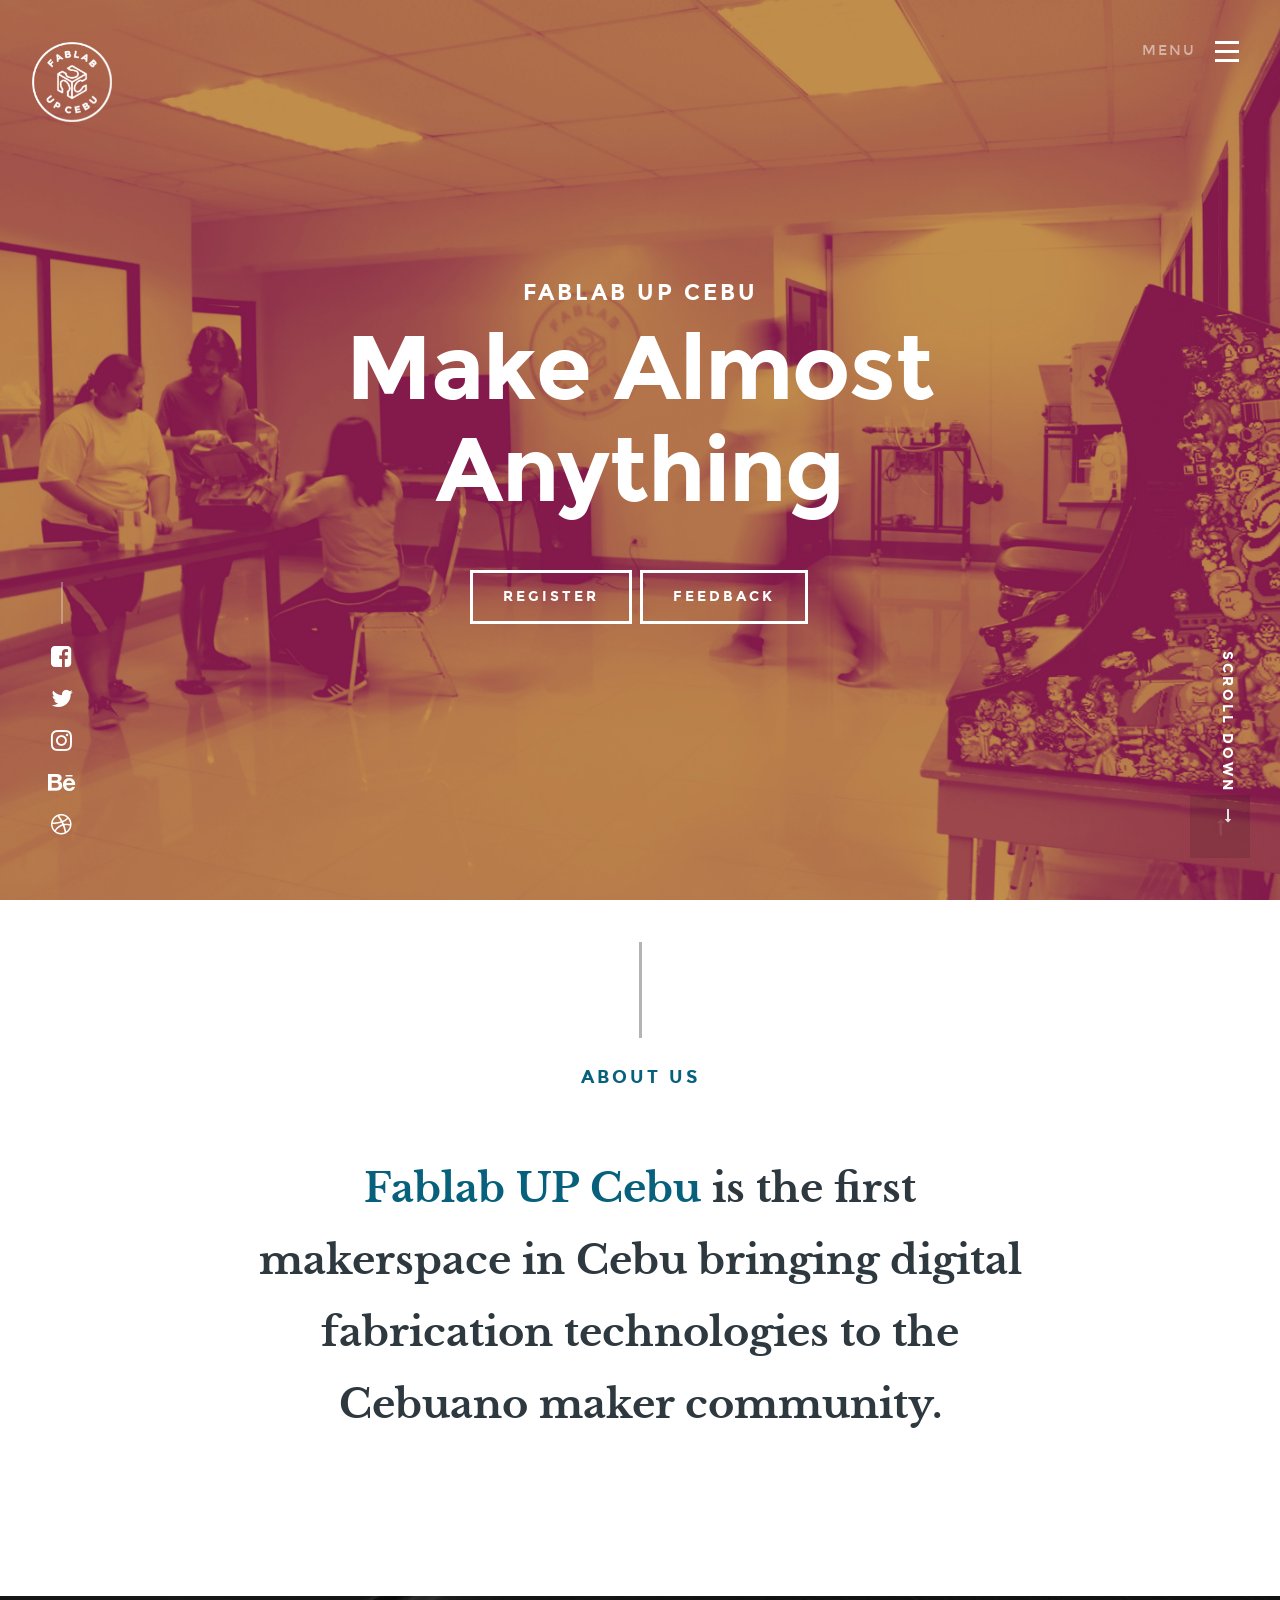
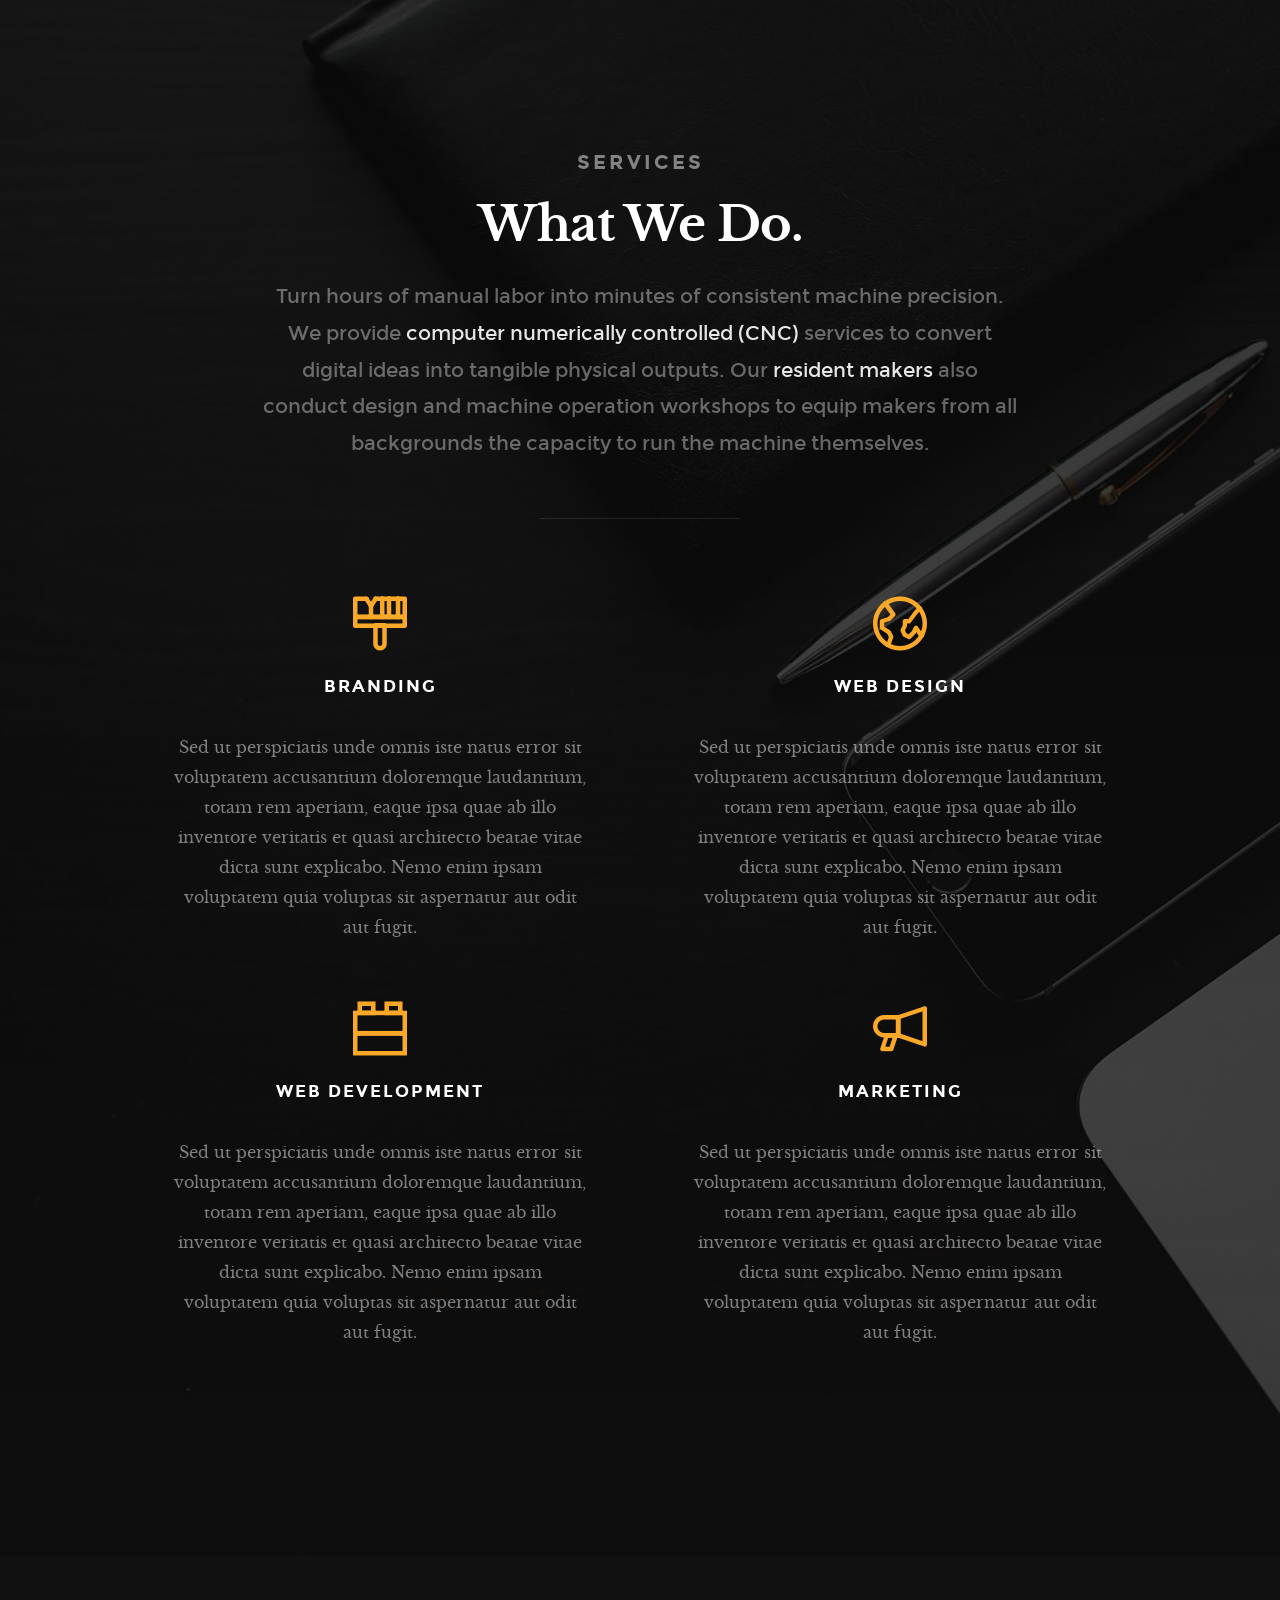
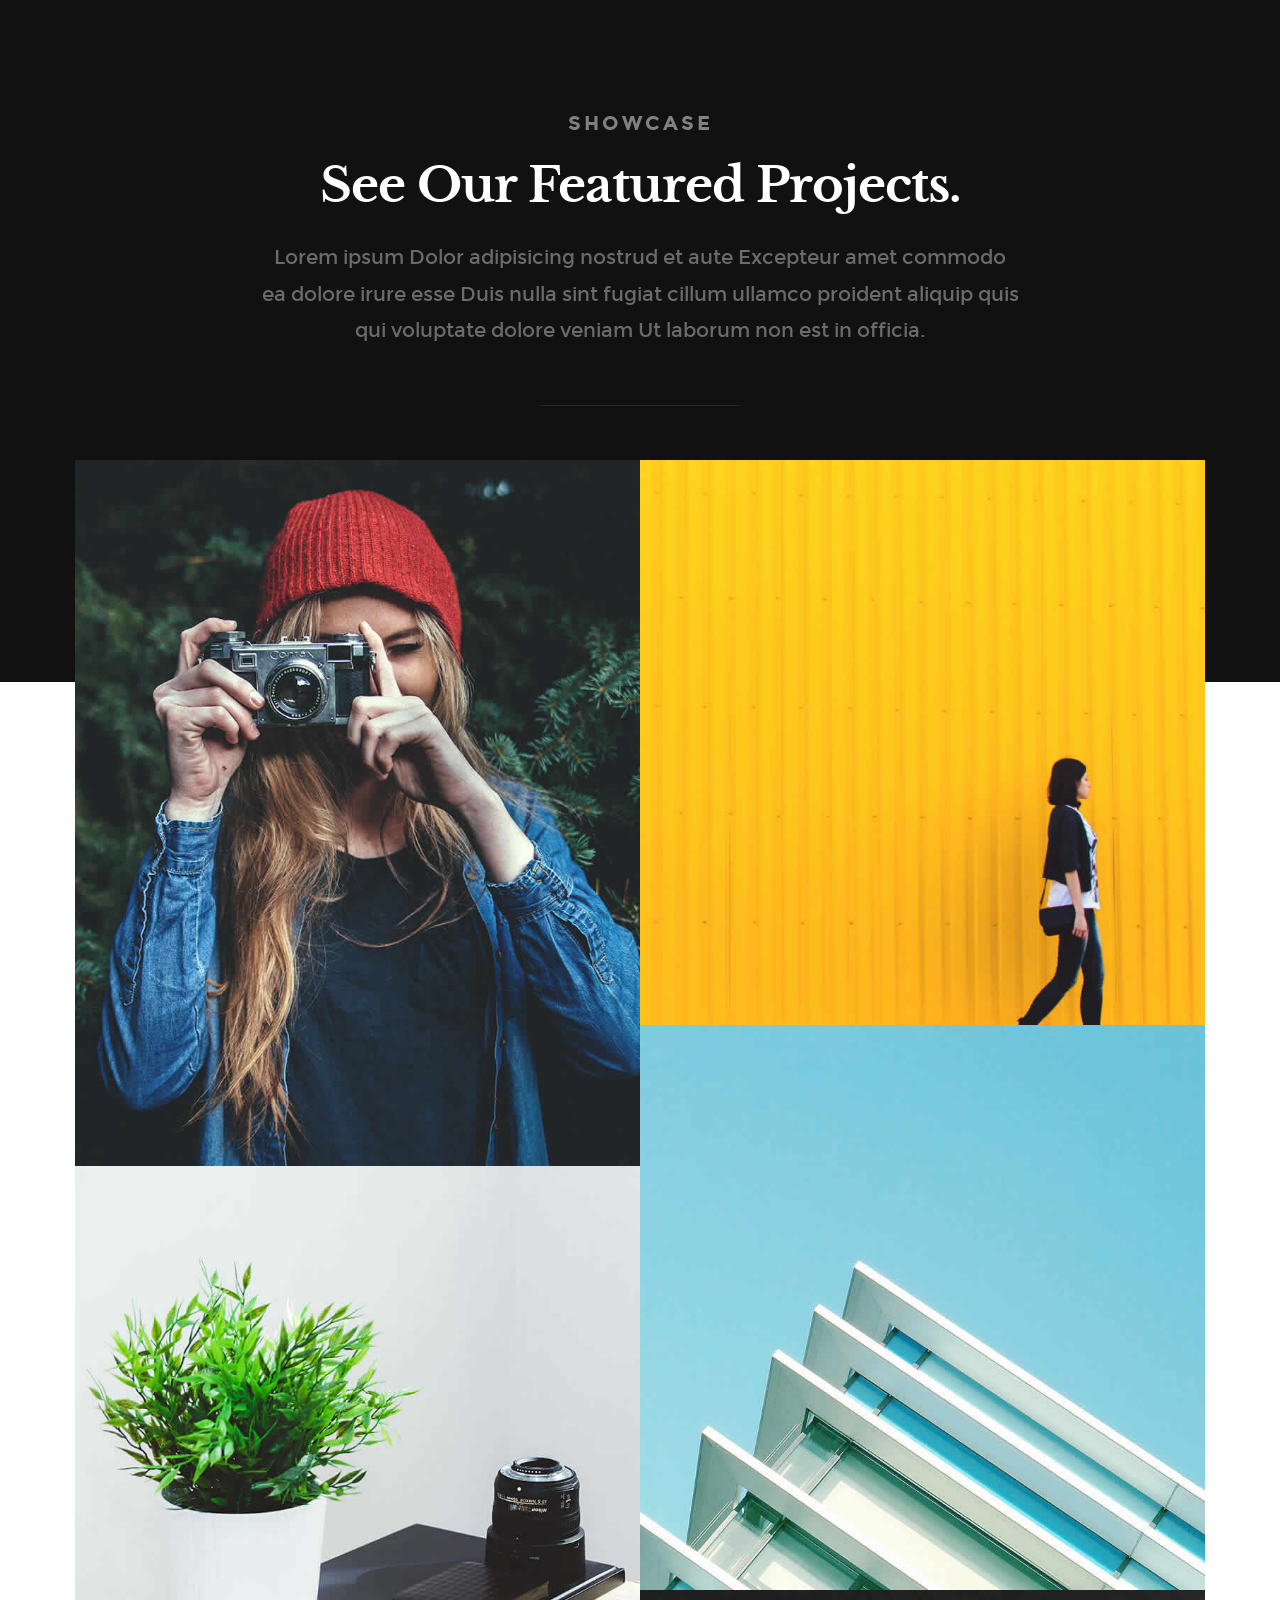
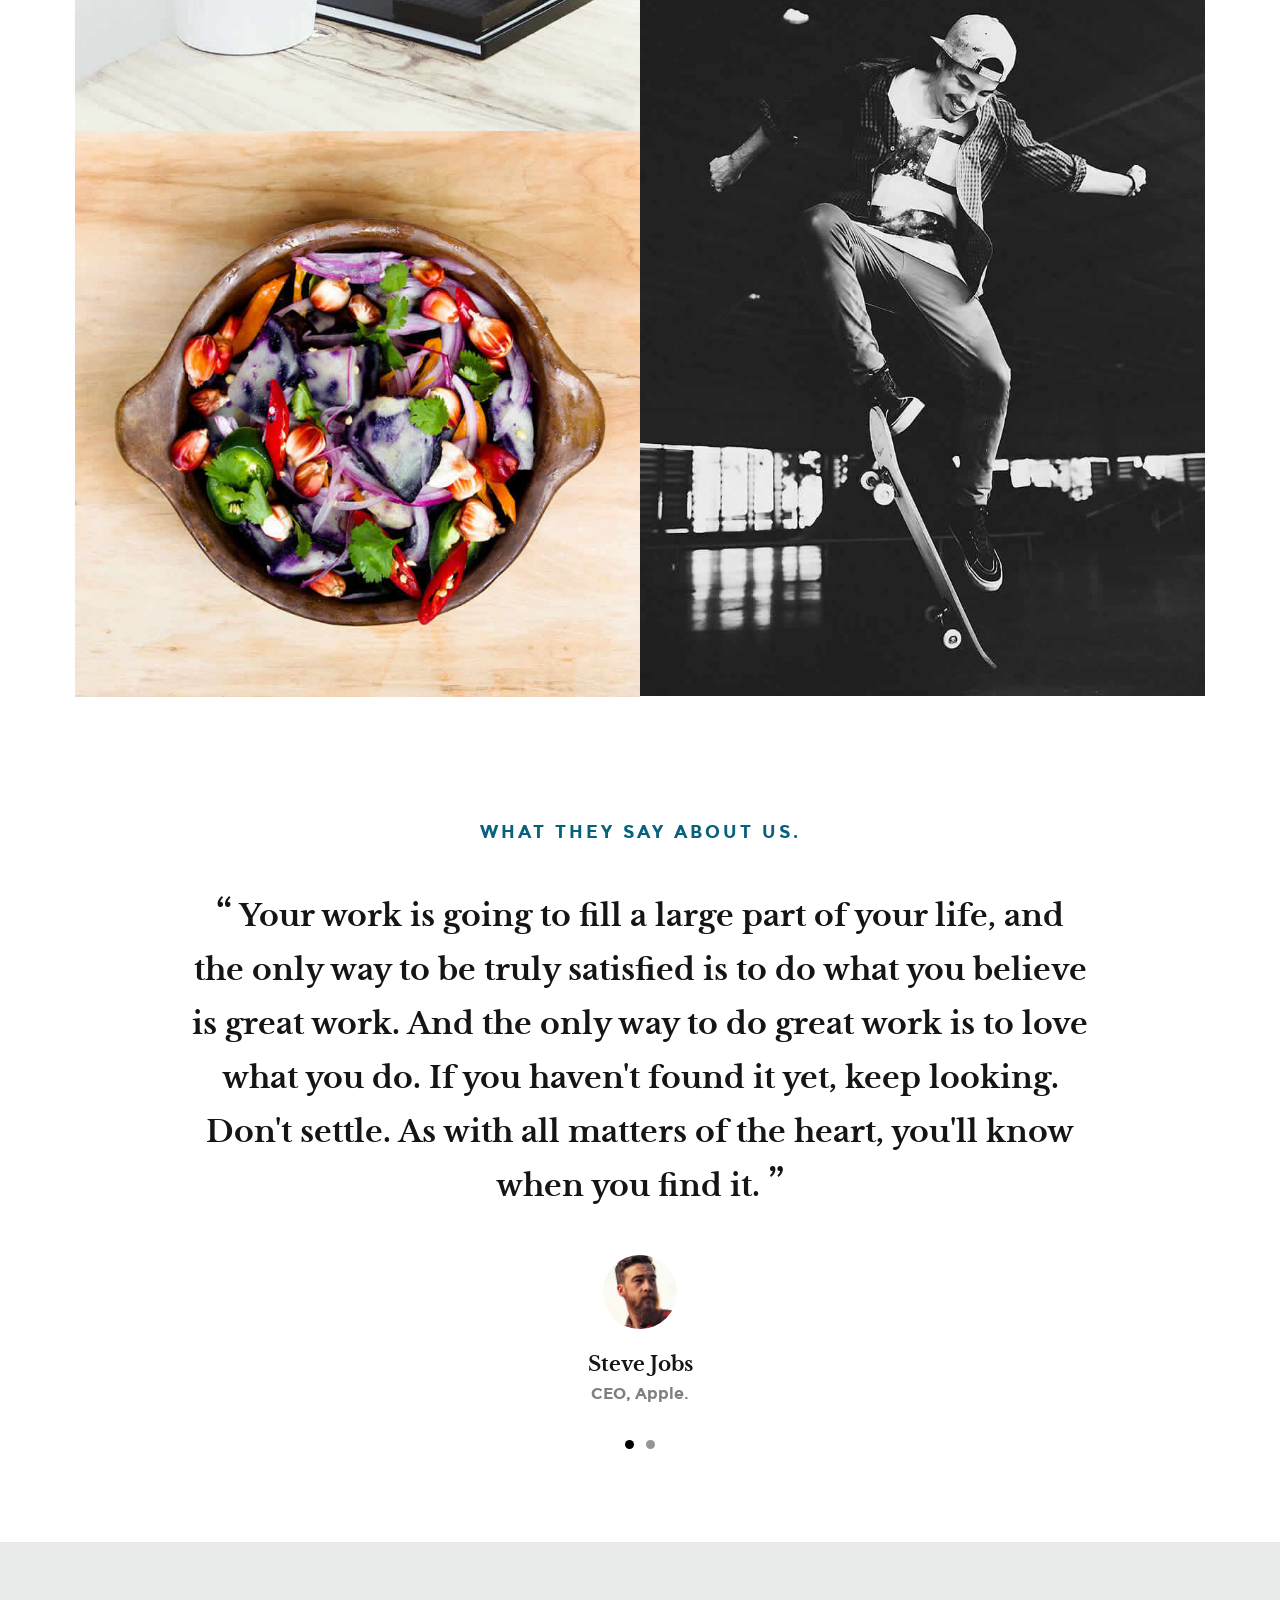
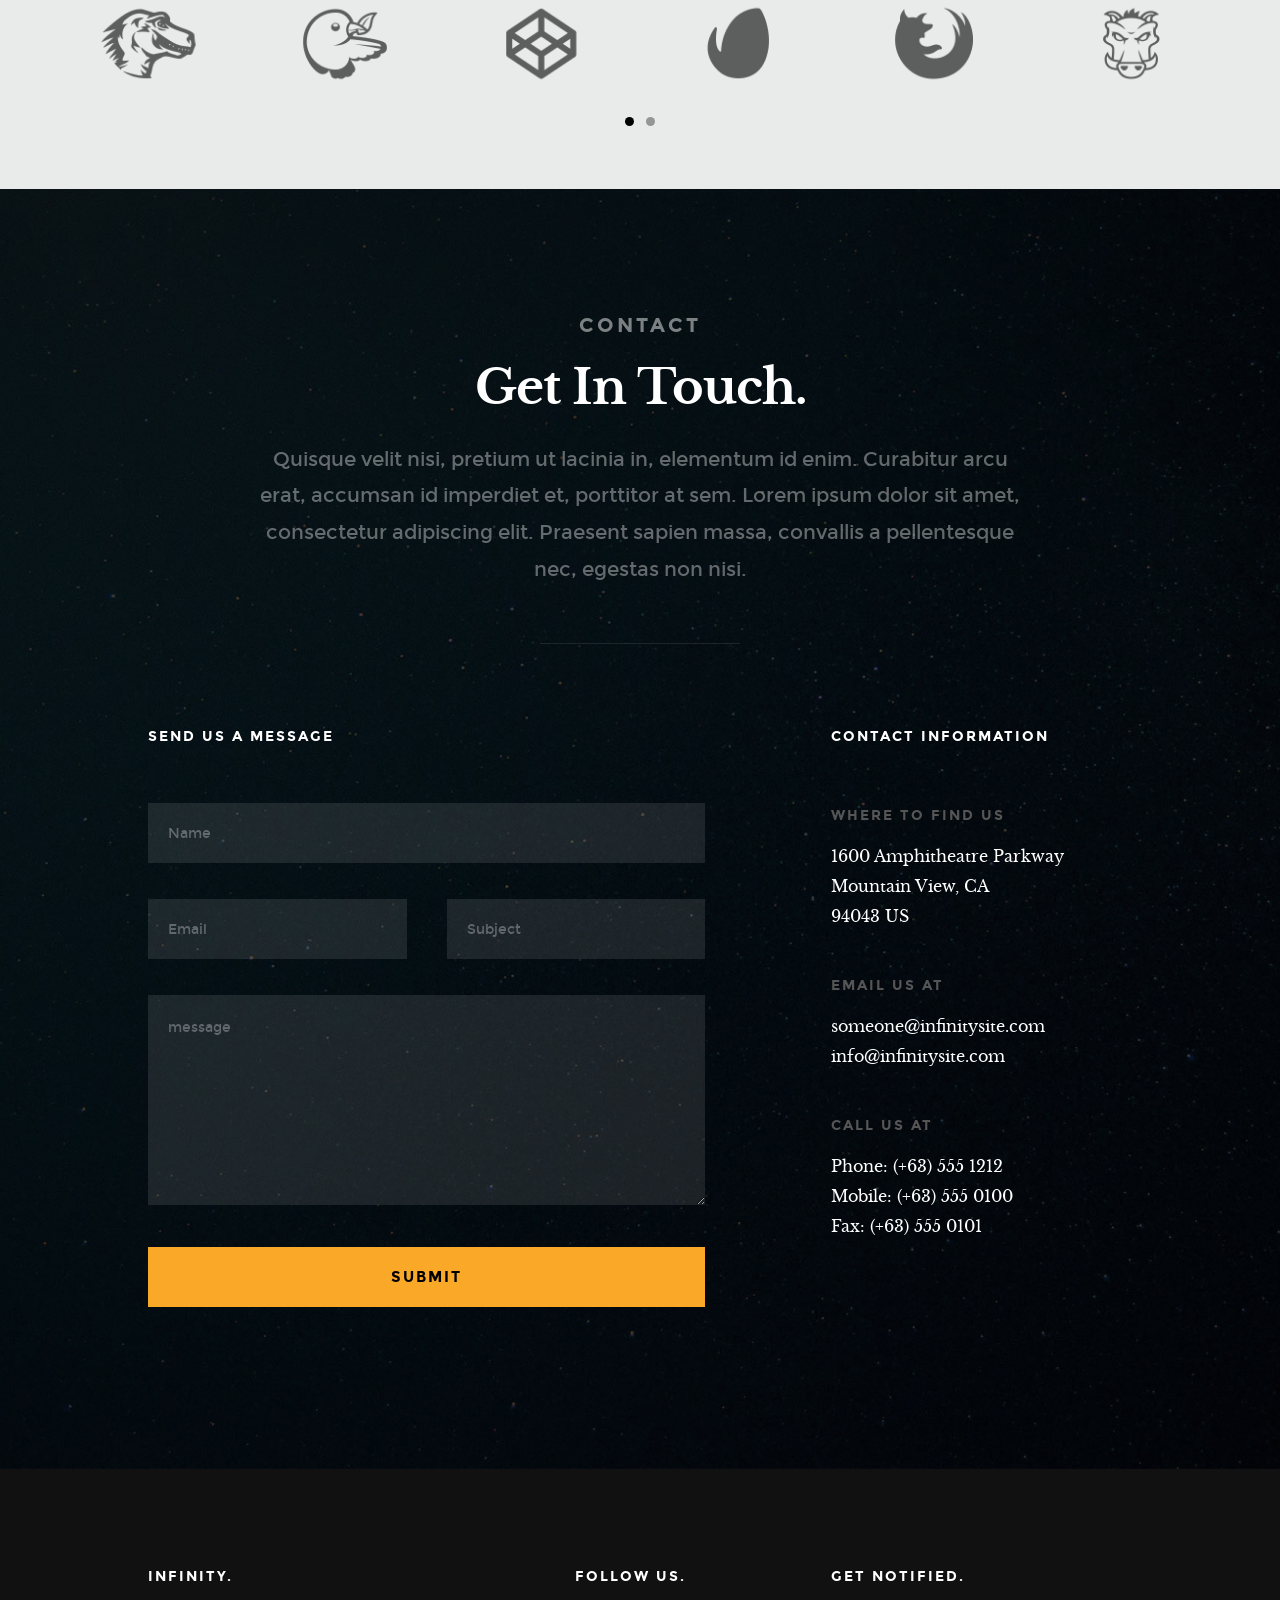
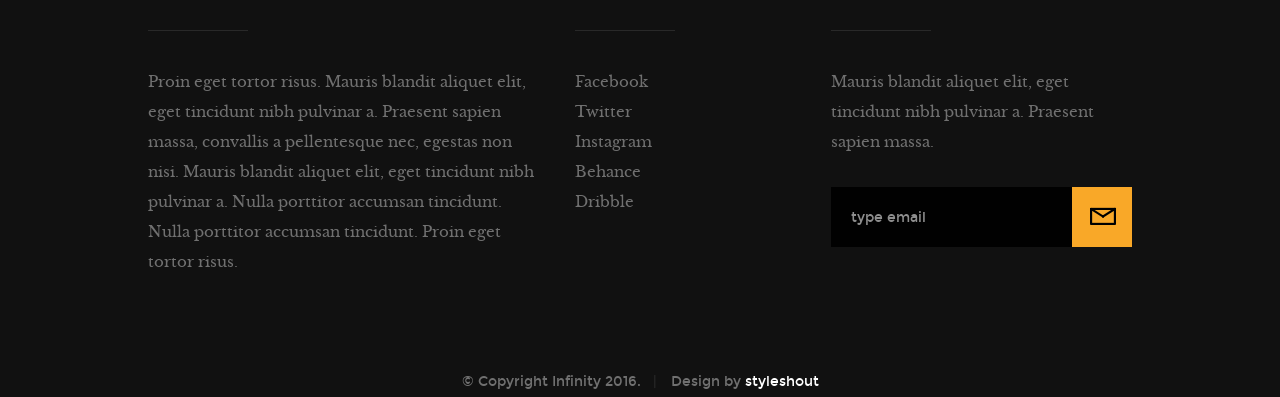
<file: index.html>
<!DOCTYPE html>
<!--[if IE 8 ]><html class="no-js oldie ie8" lang="en"> <![endif]-->
<!--[if IE 9 ]><html class="no-js oldie ie9" lang="en"> <![endif]-->
<!--[if (gte IE 9)|!(IE)]><!--><html class="no-js" lang="en"> <!--<![endif]-->
<head>

   <!--- basic page needs
   ================================================== -->
   <meta charset="utf-8">
	<title>Fablab UP Cebu</title>
	<meta name="description" content="">
	<meta name="author" content="">

   <!-- mobile specific metas
   ================================================== -->
	<meta name="viewport" content="width=device-width, initial-scale=1, maximum-scale=1">

 	<!-- CSS
   ================================================== -->
   <link rel="stylesheet" href="css/base.css">
   <link rel="stylesheet" href="css/vendor.css">
   <link rel="stylesheet" href="css/main.css">

   <!-- script
   ================================================== -->
	<script src="js/modernizr.js"></script>
	<script src="js/pace.min.js"></script>

   <!-- favicons
	================================================== -->
	<link rel="shortcut icon" href="favicon.ico" type="image/x-icon">
	<link rel="icon" href="favicon.ico" type="image/x-icon">

</head>

<body id="top">

	<!-- header
   ================================================== -->
   <header>

   	<div class="header-logo">
	      <a href="index.html">Fablab UP Cebu</a>
	   </div>

		<a id="header-menu-trigger" href="#0">
		 	<span class="header-menu-text">Menu</span>
		  	<span class="header-menu-icon"></span>
		</a>

		<nav id="menu-nav-wrap">

			<a href="#0" class="close-button" title="close"><span>Close</span></a>

	   	<h3>Fablab UP Cebu</h3>

			<ul class="nav-list">
				<li class="current"><a class="smoothscroll" href="#home" title="">Home</a></li>
				<li><a class="smoothscroll" href="#about" title="">About</a></li>
				<li><a class="smoothscroll" href="#services" title="">Services</a></li>
				<li><a class="smoothscroll" href="#portfolio" title="">Works</a></li>
				<li><a class="smoothscroll" href="#contact" title="">Contact</a></li>
			</ul>

			<!-- <p class="sponsor-text">
				Looking for an awesome and reliable webhosting? Try <a href="http://www.dreamhost.com/r.cgi?287326|STYLESHOUT">DreamHost</a>.
				Get <span>$50 off</span> when you sign up with the promocode <span>styleshout</span>.
				<!-- Simply type	the promocode in the box labeled “Promo Code” when placing your order.
		</p> -->

			<ul class="header-social-list">
	         <li>
	         	<a href="#"><i class="fa fa-facebook-square"></i></a>
	         </li>
	         <li>
	         	<a href="#"><i class="fa fa-twitter"></i></a>
	         </li>
	         <li>
	         	<a href="#"><i class="fa fa-instagram"></i></a>
	         </li>
            <li>
            	<a href="#"><i class="fa fa-behance"></i></a>
            </li>
	         <li>
	         	<a href="#"><i class="fa fa-dribbble"></i></a>
	         </li>
	      </ul>

		</nav>  <!-- end #menu-nav-wrap -->

	</header> <!-- end header -->


   <!-- home
   ================================================== -->
   <section id="home">

   	<div class="overlay"></div>

   	<div class="home-content-table">
		   <div class="home-content-tablecell">
		   	<div class="row">
		   		<div class="col-twelve">

			  				<h3 class="animate-intro">Fablab UP Cebu</h3>
				  			<h1 class="animate-intro">
							Make Almost  <br>
							Anything
				  			</h1>

				  			<div class="more animate-intro">
				  				<a class="smoothscroll button stroke" href="#about">
				  					Register
				  				</a>
                  <a class="smoothscroll button stroke" href="#about">
				  					Feedback
				  				</a>
				  			</div>

			  		</div> <!-- end col-twelve -->
		   	</div> <!-- end row -->
		   </div> <!-- end home-content-tablecell -->
		</div> <!-- end home-content-table -->

		<ul class="home-social-list">
	      <li class="animate-intro">
	        	<a href="#"><i class="fa fa-facebook-square"></i></a>
	      </li>
	      <li class="animate-intro">
	        	<a href="#"><i class="fa fa-twitter"></i></a>
	      </li>
	      <li class="animate-intro">
	        	<a href="#"><i class="fa fa-instagram"></i></a>
	      </li>
         <li class="animate-intro">
           	<a href="#"><i class="fa fa-behance"></i></a>
         </li>
	      <li class="animate-intro">
	        	<a href="#"><i class="fa fa-dribbble"></i></a>
	      </li>
	   </ul> <!-- end home-social-list -->

		<div class="scrolldown">
			<a href="#about" class="scroll-icon smoothscroll">
		   	Scroll Down
		   	<i class="fa fa-long-arrow-right" aria-hidden="true"></i>
			</a>
		</div>

   </section> <!-- end home -->


   <!-- about
   ================================================== -->
   <section id="about">

   	<div class="row about-wrap">
   		<div class="col-full">

   			<div class="about-profile-bg"></div>

				<div class="intro">
					<h3 class="animate-this">About Us</h3>
	   			<p class="lead animate-this"><span>Fablab UP Cebu</span> is the first makerspace in Cebu bringing digital fabrication technologies to the Cebuano maker community. </p>
				</div>

   		</div> <!-- end col-full  -->
   	</div> <!-- end about-wrap  -->

   </section> <!-- end about -->


   <!-- about
   ================================================== -->
   <section id="services">

   	<div class="overlay"></div>
   	<div class="gradient-overlay"></div>

   	<div class="row narrow section-intro with-bottom-sep animate-this">
   		<div class="col-full">

   				<h3>Services</h3>
   			   <h1>What We Do.</h1>

   			   <p class="lead">
             Turn hours of manual labor into minutes of consistent machine precision. We provide <span> computer numerically controlled (CNC) </span> services to convert digital ideas into tangible physical outputs. Our <span> resident makers </span> also conduct design and machine operation workshops to equip makers from all backgrounds the capacity to run the machine themselves.
           </p>

   	   </div> <!-- end col-full -->
   	</div> <!-- end row -->

   	<div class="row services-content">

   		<div class="services-list block-1-2 block-tab-full group">

	      	<div class="bgrid service-item animate-this">

	      		<span class="icon"><i class="icon-paint-brush"></i></span>

	            <div class="service-content">
	            	<h3 class="h05">Branding</h3>

		            <p>Sed ut perspiciatis unde omnis iste natus error sit voluptatem accusantium doloremque laudantium, totam rem aperiam, eaque ipsa quae ab illo inventore veritatis et quasi architecto beatae vitae dicta sunt explicabo. Nemo enim ipsam voluptatem quia voluptas sit aspernatur aut odit aut fugit.
	         		</p>
	         	</div>

				</div> <!-- end bgrid -->

				<div class="bgrid service-item animate-this">

					<span class="icon"><i class="icon-earth"></i></span>

	            <div class="service-content">
	            	<h3 class="h05">Web Design</h3>

		            <p>Sed ut perspiciatis unde omnis iste natus error sit voluptatem accusantium doloremque laudantium, totam rem aperiam, eaque ipsa quae ab illo inventore veritatis et quasi architecto beatae vitae dicta sunt explicabo. Nemo enim ipsam voluptatem quia voluptas sit aspernatur aut odit aut fugit.
	         		</p>
	            </div>

			   </div> <!-- end bgrid -->

			   <div class="bgrid service-item animate-this">

			   	<span class="icon"><i class="icon-lego-block"></i></span>

	            <div class="service-content">
	            	<h3 class="h05">Web Development</h3>

		            <p>Sed ut perspiciatis unde omnis iste natus error sit voluptatem accusantium doloremque laudantium, totam rem aperiam, eaque ipsa quae ab illo inventore veritatis et quasi architecto beatae vitae dicta sunt explicabo. Nemo enim ipsam voluptatem quia voluptas sit aspernatur aut odit aut fugit.
	        			</p>
	            </div>

			   </div> <!-- end bgrid -->

				<div class="bgrid service-item animate-this">

					<span class="icon"><i class="icon-megaphone"></i></span>

	            <div class="service-content">
	            	<h3 class="h05">Marketing</h3>

		            <p>Sed ut perspiciatis unde omnis iste natus error sit voluptatem accusantium doloremque laudantium, totam rem aperiam, eaque ipsa quae ab illo inventore veritatis et quasi architecto beatae vitae dicta sunt explicabo. Nemo enim ipsam voluptatem quia voluptas sit aspernatur aut odit aut fugit.
	         		</p>
	            </div>

				</div> <!-- end bgrid -->

	      </div> <!-- end services-list -->

   	</div> <!-- end services-content -->

   </section> <!-- end services -->


   <!-- portfolio
   ================================================== -->
   <section id="portfolio">

   	<div class="intro-wrap">

   		<div class="row narrow section-intro with-bottom-sep animate-this">
	   		<div class="col-twelve">
	   			<h3>Showcase</h3>
		   		<h1>See Our Featured Projects.</h1>

		   		<p class="lead">Lorem ipsum Dolor adipisicing nostrud et aute Excepteur amet commodo ea dolore irure esse Duis nulla sint fugiat cillum ullamco proident aliquip quis qui voluptate dolore veniam Ut laborum non est in officia.</p>
	   		</div>
	   	</div> <!-- end row section-intro -->

   	</div> <!-- end intro-wrap -->

   	<div class="row portfolio-content">
   		<div class="col-twelve">
   			<div id="folio-wrap" class="bricks-wrapper">

   				<div class="brick folio-item">
	               <div class="item-wrap animate-this" data-src="images/portfolio/gallery/g-shutterbug.jpg" data-sub-html="#01" >
	                  <a href="#" class="overlay">
	                  	<img src="images/portfolio/shutterbug.jpg" alt="Skaterboy">
	                     <div class="item-text">
	                     	<span class="folio-types">
		     					      Web Development
		     					   </span>
		     					   <h3 class="folio-title">Shutterbug</h3>
		     					</div>
	                  </a>
	                  <a href="https://www.behance.net/" class='details-link' title="details">
	                  	<i class="icon-link"></i>
	                  </a>
	               </div> <!-- end item-wrap -->

						<div id="01" class='hide'>
							<h4>Shutterbug</h4>
							<p>Lorem ipsum Dolor deserunt labore sint officia. Magna et aute enim proident tempor sunt quis nulla voluptate fugiat velit. <a href="https://www.behance.net/">Details</a></p>
						</div>
	        		</div> <!-- end folio-item -->

	        		<div class="brick folio-item">
	               <div class="item-wrap animate-this" data-src="images/portfolio/gallery/g-yellowwall.jpg" data-sub-html="#02">
	                  <a href="#" class="overlay">
	                  	<img src="images/portfolio/yellowwall.jpg" alt="Shutterbug">
	                     <div class="item-text">
	                     	<span class="folio-types">
		     					      Marketing
		     					   </span>
		     					   <h3 class="folio-title">Yellow Wall</h3>
		     					</div>
	                  </a>
	                  <a href="https://www.behance.net/" class='details-link' title="details">
	                  	<i class="icon-link"></i>
	                  </a>
	               </div> <!-- end item-wrap -->

	               <div id="02" class='hide'>
							<h4>Yellow Wall</h4>
							<p>Lorem ipsum Dolor deserunt labore sint officia. Magna et aute enim proident tempor sunt quis nulla voluptate fugiat velit. <a href="https://www.behance.net/">Details</a></p>
						</div>
	        		</div> <!-- end folio-item -->

	        		<div class="brick folio-item">
	               <div class="item-wrap animate-this" data-src="images/portfolio/gallery/g-architecture.jpg" data-sub-html="#03" >
	                  <a href="#" class="overlay">
	                  	<img src="images/portfolio/architecture.jpg" alt="Explore">
	                     <div class="item-text">
		     					   <span class="folio-types">
		     					      Web Design
		     					   </span>
		     					   <h3 class="folio-title">Architecture</h3>
		     					</div>
	                  </a>
	                  <a href="https://www.behance.net/" class='details-link' title="details">
	                  	<i class="icon-link"></i>
	                  </a>
	               </div> <!-- end item-wrap -->

	               <div id="03" class='hide'>
							<h4>Architecture</h4>
							<p>Lorem ipsum Dolor deserunt labore sint officia. Magna et aute enim proident tempor sunt quis nulla voluptate fugiat velit. <a href="https://www.behance.net/">Details</a></p>
						</div>
	        		</div> <!-- end folio-item -->

					<div class="brick folio-item">
	               <div class="item-wrap animate-this"  data-src="images/portfolio/gallery/g-minimalismo.jpg"  data-sub-html="#04" >
	                  <a href="#" class="overlay">
	                  	<img src="images/portfolio/minimalismo.jpg" alt="Minimalismo">
	                     <div class="item-text">
		     					   <span class="folio-types">
		     					      Web Design
		     					   </span>
		     					   <h3 class="folio-title">Minimalismo</h3>
		     					</div>
	                  </a>
	                  <a href="https://www.behance.net/" class='details-link' title="details">
	                  	<i class="icon-link"></i>
	                  </a>
	               </div> <!-- end item-wrap -->

	               <div id="04" class='hide'>
							<h4>Minimalismo</h4>
							<p>Lorem ipsum Dolor deserunt labore sint officia. Magna et aute enim proident tempor sunt quis nulla voluptate fugiat velit. <a href="https://www.behance.net/">Details</a></p>
						</div>
	        		</div> <!-- end folio-item -->

					<div class="brick folio-item">
	               <div class="item-wrap animate-this"  data-src="images/portfolio/gallery/g-skaterboy.jpg"  data-sub-html="#05" >
	                  <a href="#" class="overlay">
	                  	<img src="images/portfolio/skaterboy.jpg" alt="Bicycle">
	                     <div class="item-text">
		     					   <span class="folio-types">
		     					      Branding
		     					   </span>
		     					   <h3 class="folio-title">Skaterboy</h3>
		     					</div>
	                  </a>
	                  <a href="https://www.behance.net/" class='details-link' title="details">
	                  	<i class="icon-link"></i>
	                  </a>
	               </div> <!-- end item-wrap -->

	               <div id="05" class='hide'>
							<h4>Skaterboy</h4>
							<p>Lorem ipsum Dolor deserunt labore sint officia. Magna et aute enim proident tempor sunt quis nulla voluptate fugiat velit. <a href="https://www.behance.net/">Details</a></p>
						</div>
	        		</div> <!-- end folio-item -->

					<div class="brick folio-item">
	               <div class="item-wrap animate-this"  data-src="images/portfolio/gallery/g-salad.jpg"  data-sub-html="#06">
	                  <a href="#" class="overlay">
	                  	<img src="images/portfolio/salad.jpg" alt="Salad">
	                     <div class="item-text">
		     					   <span class="folio-types">
		     					      Branding
		     					   </span>
		     					   <h3 class="folio-title">Salad</h3>
		     					</div>
	                  </a>
	                  <a href="https://www.behance.net/" class='details-link' title="details">
	                  	<i class="icon-link"></i>
	                  </a>
	               </div> <!-- end item-wrap -->

	               <div id="06" class='hide'>
							<h4>Salad</h4>
							<p>Lorem ipsum Dolor deserunt labore sint officia. Magna et aute enim proident tempor sunt quis nulla voluptate fugiat velit. <a href="www.behance.net">Details</a></p>
						</div>
	        		</div> <!-- end folio-item -->

   			</div> <!-- end folio-wrap -->
   		</div> <!-- end twelve -->
   	</div> <!-- end portfolio-content -->

   </section>  <!-- end portfolio -->


   <!-- Testimonials Section
   ================================================== -->
   <section id="testimonials">

   	<div class="row">
   		<div class="col-twelve">
   			<h2 class="animate-this">What They Say About Us.</h2>
   		</div>
   	</div>

      <div class="row flex-container">

         <div id="testimonial-slider" class="flex-slider animate-this">

            <ul class="slides">

               <li>
                  <p>
                  Your work is going to fill a large part of your life, and the only way to be truly satisfied is
                  to do what you believe is great work. And the only way to do great work is to love what you do.
                  If you haven't found it yet, keep looking. Don't settle. As with all matters of the heart, you'll know when you find it.
                  </p>

                  <div class="testimonial-author">
                    	<img src="images/avatars/user-02.jpg" alt="Author image">
                    	<div class="author-info">
                    		Steve Jobs
                    		<span class="position">CEO, Apple.</span>
                    	</div>
                  </div>
             	</li> <!-- end slide -->

               <li>
                  <p>
                  This is Photoshop's version  of Lorem Ipsum. Proin gravida nibh vel velit auctor aliquet.
                  Aenean sollicitudin, lorem quis bibendum auctor, nisi elit consequat ipsum, nec sagittis sem
                  nibh id elit. Duis sed odio sit amet nibh vulputate cursus a sit amet mauris.
                  </p>

               	<div class="testimonial-author">
                    	<img src="images/avatars/user-03.jpg" alt="Author image">
                    	<div class="author-info">
                    		John Doe
                    		<span>CEO, ABC Corp.</span>
                    	</div>
                  </div>
               </li> <!-- end slide -->

            </ul> <!-- end slides -->

         </div> <!-- end testimonial-slider -->

      </div> <!-- end flex-container -->

   </section> <!-- end testimonials -->


	<!-- stats
   ================================================== -->
   <section id="clients">

		<div class="row animate-this">
			<div class="col-twelve">

				<div class="client-lists owl-carousel">
  					<div><img src="images/clients/mozilla.png" alt=""></div>
  					<div><img src="images/clients/bower.png" alt=""></div>
  					<div><img src="images/clients/codepen.png" alt=""></div>
  					<div><img src="images/clients/envato.png" alt=""></div>
  					<div><img src="images/clients/firefox.png" alt=""></div>
  					<div><img src="images/clients/grunt.png" alt=""></div>
  					<div><img src="images/clients/evernote.png" alt=""></div>
  					<div><img src="images/clients/github.png" alt=""></div>
  					<div><img src="images/clients/joomla.png" alt=""></div>
  					<div><img src="images/clients/jQuery.png" alt=""></div>
  					<div><img src="images/clients/wordpress.png" alt=""></div>
				</div>

			</div> <!-- end col-twelve -->
		</div> <!-- end row -->

   </section> <!-- end clients -->


	<!-- contact
   ================================================== -->
   <section id="contact">

      <div class="overlay"></div>

		<div class="row narrow section-intro with-bottom-sep animate-this">
   		<div class="col-twelve">
   			<h3>Contact</h3>
   			<h1>Get In Touch.</h1>

   			<p class="lead">Quisque velit nisi, pretium ut lacinia in, elementum id enim. Curabitur arcu erat, accumsan id imperdiet et, porttitor at sem. Lorem ipsum dolor sit amet, consectetur adipiscing elit. Praesent sapien massa, convallis a pellentesque nec, egestas non nisi.</p>
   		</div>
   	</div> <!-- end section-intro -->

   	<div class="row contact-content">

   		<div class="col-seven tab-full animate-this">

   			<h5>Send Us A Message</h5>

            <!-- form -->
            <form name="contactForm" id="contactForm" method="post">

               <div class="form-field">
 					   <input name="contactName" type="text" id="contactName" placeholder="Name" value="" minlength="2" required="">
               </div>

               <div class="row">
                 	<div class="col-six tab-full">
                 		<div class="form-field">
                 			<input name="contactEmail" type="email" id="contactEmail" placeholder="Email" value="" required="">
                 		</div>
		            </div>
	            	<div class="col-six tab-full">
	            		<div class="form-field">
	            			<input name="contactSubject" type="text" id="contactSubject" placeholder="Subject" value="">
	                  </div>
		            </div>
               </div>

               <div class="form-field">
	              	<textarea name="contactMessage" id="contactMessage" placeholder="message" rows="10" cols="50" required=""></textarea>
	            </div>

               <div class="form-field">
                  <button class="submitform">Submit</button>

                  <div id="submit-loader">
                     <div class="text-loader">Sending...</div>
       			      <div class="s-loader">
							  	<div class="bounce1"></div>
							  	<div class="bounce2"></div>
							  	<div class="bounce3"></div>
							</div>
						</div>
               </div>

      		</form> <!-- end form -->

            <!-- contact-warning -->
            <div id="message-warning"></div>

            <!-- contact-success -->
      		<div id="message-success">
               <i class="fa fa-check"></i>Your message was sent, thank you!<br>
      		</div>

         </div> <!-- end col-seven -->

         <div class="col-four tab-full contact-info end animate-this">

         	<h5>Contact Information</h5>

         	<div class="cinfo">
	   			<h6>Where to Find Us</h6>
	   			<p>
	            	1600 Amphitheatre Parkway<br>
	            	Mountain View, CA<br>
	            	94043 US
	            </p>
	   		</div> <!-- end cinfo -->

	   		<div class="cinfo">
	   			<h6>Email Us At</h6>
	   			<p>
	   				someone@infinitysite.com<br>
				   	info@infinitysite.com
				   </p>
	   		</div> <!-- end cinfo -->

	   		<div class="cinfo">
	   			<h6>Call Us At</h6>
	   			<p>
	   				Phone: (+63) 555 1212<br>
				   	Mobile: (+63) 555 0100<br>
				     	Fax: (+63) 555 0101
				   </p>
	   		</div>

         </div> <!-- end cinfo -->

   	</div> <!-- end row contact-content -->

	</section> <!-- end contact -->


	<!-- footer
   ================================================== -->
	<footer>
     	<div class="footer-main">

   		<div class="row">

	      	<div class="col-five tab-full footer-about">

	            <h4 class="h05">Infinity.</h4>

	            <p>Proin eget tortor risus. Mauris blandit aliquet elit, eget tincidunt nibh pulvinar a. Praesent sapien massa, convallis a pellentesque nec, egestas non nisi. Mauris blandit aliquet elit, eget tincidunt nibh pulvinar a. Nulla porttitor accumsan tincidunt. Nulla porttitor accumsan tincidunt. Proin eget tortor risus.</p>

		      </div> <!-- end footer-about -->

	      	<div class="col-three tab-full footer-social">

	      		<h4 class="h05">Follow Us.</h4>

	      		<ul class="list-links">
	      			<li><a href="#">Facebook</a></li>
						<li><a href="#">Twitter</a></li>
						<li><a href="#">Instagram</a></li>
						<li><a href="#">Behance</a></li>
						<li><a href="#">Dribble</a></li>
					</ul>

	      	</div> <!-- end footer-social -->

	      	<div class="col-four tab-full footer-subscribe end">

	      		<h4 class="h05">Get Notified.</h4>

	      		<p>Mauris blandit aliquet elit, eget tincidunt nibh pulvinar a. Praesent sapien massa.</p>

	      		<div class="subscribe-form">

	      			<form id="mc-form" class="group" novalidate="true">

							<input type="email" value="" name="dEmail" class="email" id="mc-email" placeholder="type email" required="">

			   			<!-- <input type="submit" name="subscribe" > -->
			   			<button><i class="icon-mail"></i></button>

		   				<label for="mc-email" class="subscribe-message"></label>

						</form>

	      		</div>

	      	</div> <!-- end footer-subscribe -->

	      </div> <!-- end row -->

   	</div> <!-- end footer-main -->

   	<div class="footer-bottom">

      	<div class="row">

      		<div class="col-twelve">
	      		<div class="copyright">
		         	<span>© Copyright Infinity 2016.</span>
		         	<span>Design by <a href="http://www.styleshout.com/">styleshout</a></span>
		         </div>
	      	</div>

      	</div>

      </div> <!-- end footer-bottom -->

      <div id="go-top">
		   <a class="smoothscroll" title="Back to Top" href="#top">
		   	<i class="fa fa-long-arrow-up" aria-hidden="true"></i>
		   </a>
		</div>
   </footer>

   <div id="preloader">
    	<div id="loader"></div>
   </div>

   <!-- Java Script
   ================================================== -->
   <script src="js/jquery-2.1.3.min.js"></script>
   <script src="js/plugins.js"></script>
   <script src="js/main.js"></script>

</body>

</html>
</file>
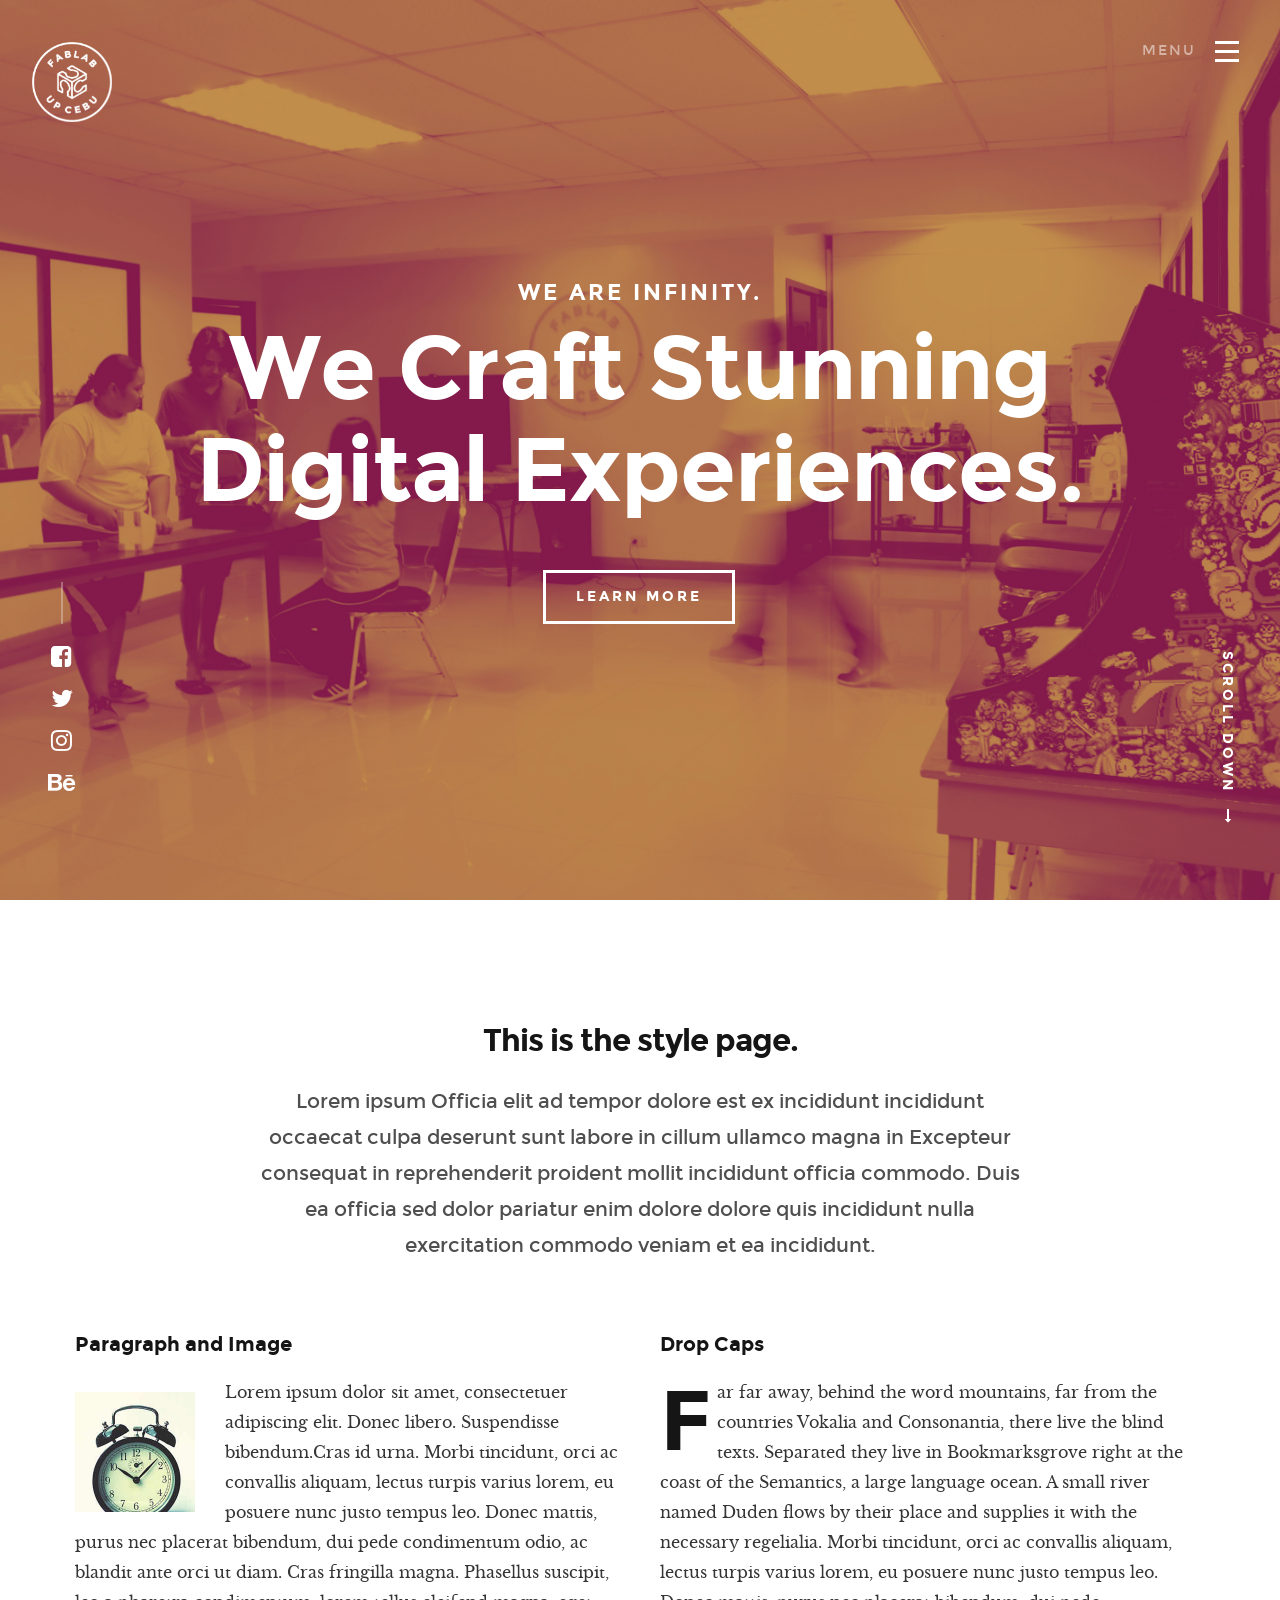
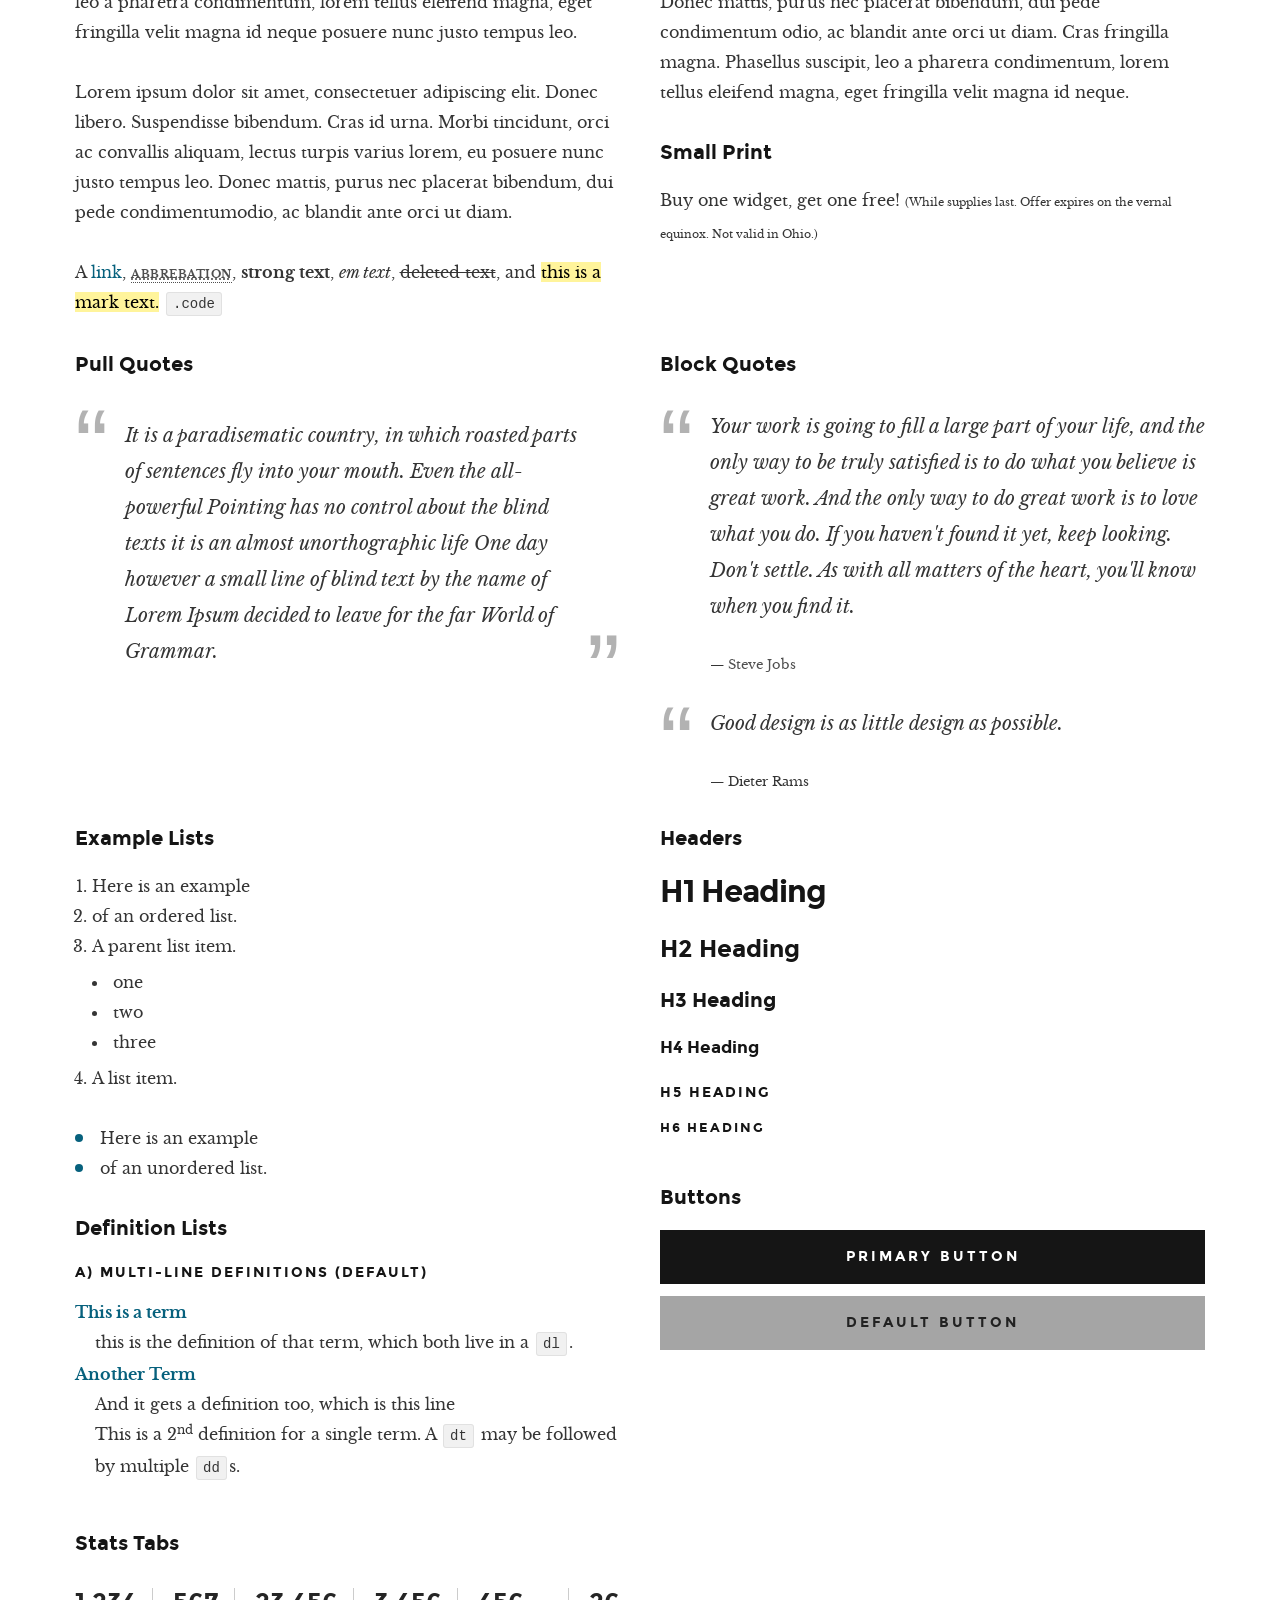
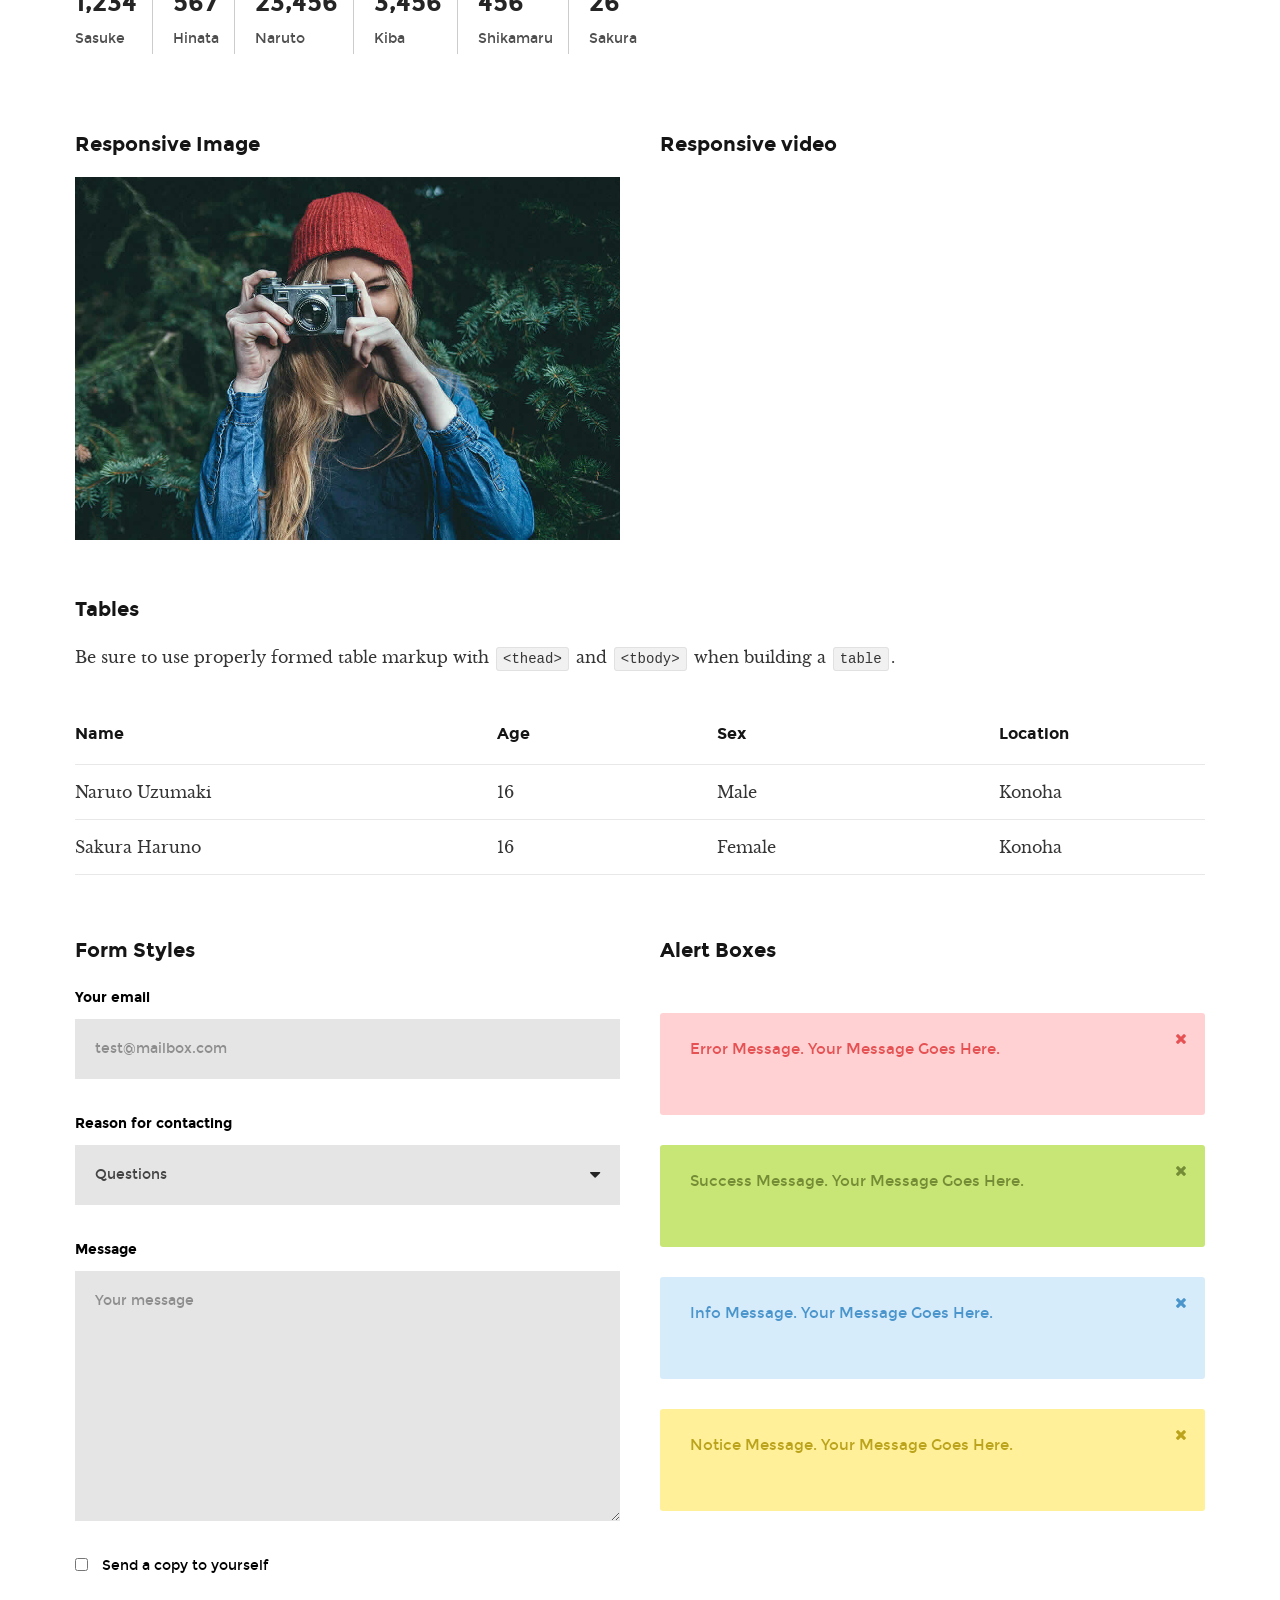
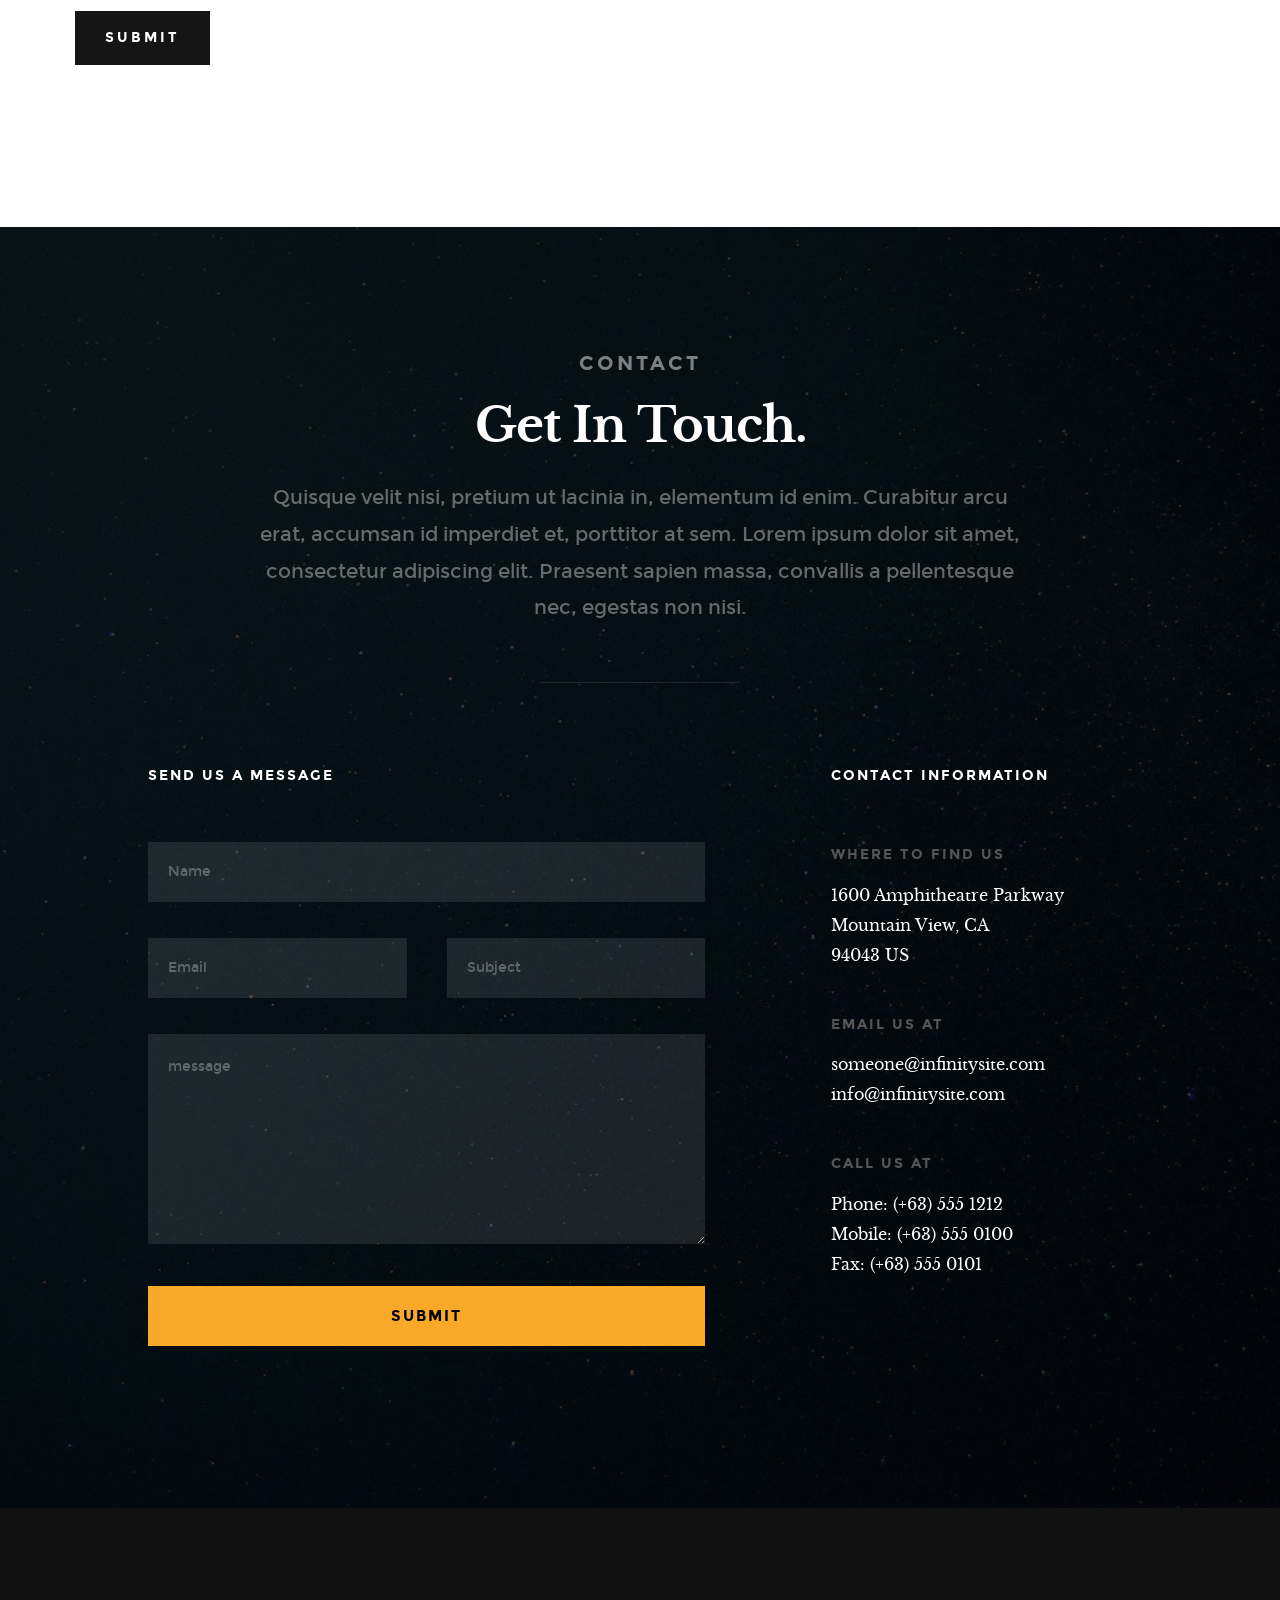
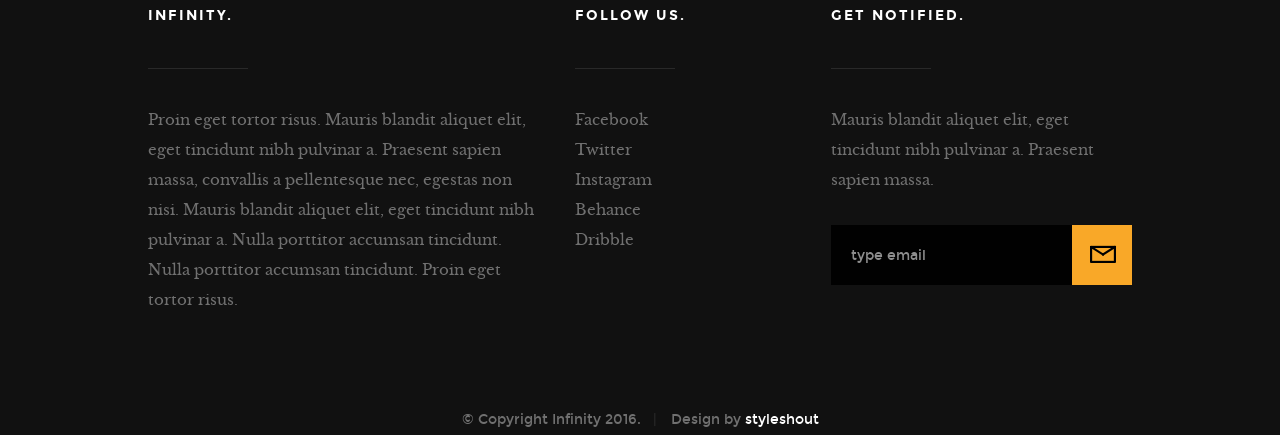
<file: styles.html>
<!DOCTYPE html>
<!--[if IE 8 ]><html class="no-js oldie ie8" lang="en"> <![endif]-->
<!--[if IE 9 ]><html class="no-js oldie ie9" lang="en"> <![endif]-->
<!--[if (gte IE 9)|!(IE)]><!--><html class="no-js" lang="en"> <!--<![endif]-->
<head>

   <!--- basic page needs
   ================================================== -->
   <meta charset="utf-8">
	<title>Style Guide - Infinity</title>
	<meta name="description" content="">  
	<meta name="author" content="">

   <!-- mobile specific metas
   ================================================== -->
	<meta name="viewport" content="width=device-width, initial-scale=1, maximum-scale=1">

 	<!-- CSS
   ================================================== -->
   <link rel="stylesheet" href="css/base.css">
   <link rel="stylesheet" href="css/vendor.css">  
   <link rel="stylesheet" href="css/main.css"> 

   <style type="text/css" media="screen">
   	#styles { 
   		background: white;
   		padding-top: 12rem;
   		padding-bottom: 12rem;
   	}      	
   </style>   

   <!-- script
   ================================================== -->
	<script src="js/modernizr.js"></script>
	<script src="js/pace.min.js"></script>

   <!-- favicons
	================================================== -->
	<link rel="shortcut icon" href="favicon.ico" type="image/x-icon">
	<link rel="icon" href="favicon.ico" type="image/x-icon">

</head>

<body id="top">

	<!-- header 
   ================================================== -->
   <header> 

   	<div class="header-logo">
	      <a href="index.html">Infinity</a>
	   </div> 

		<a id="header-menu-trigger" href="#0">
		 	<span class="header-menu-text">Menu</span>
		  	<span class="header-menu-icon"></span>
		</a> 

		<nav id="menu-nav-wrap">

			<a href="#0" class="close-button" title="close"><span>Close</span></a>	

	   	<h3>Infinity.</h3>  

			<ul class="nav-list">
				<li class="current"><a href="index.html" title="">Home</a></li>
				<li><a href="index.html#about" title="">About</a></li>
				<li><a href="index.html#services" title="">Services</a></li>
				<li><a href="index.html#portfolio" title="">Works</a></li>
				<li><a href="index.html#contact" title="">Contact</a></li>						
			</ul>	

			<p class="sponsor-text">
				Looking for an awesome and reliable webhosting? Try <a href="http://www.dreamhost.com/r.cgi?287326|STYLESHOUT">DreamHost</a>.
				Get <span>$50 off</span> when you sign up with the promocode <span>styleshout</span>. 
				<!-- Simply type	the promocode in the box labeled “Promo Code” when placing your order. -->
			</p>			

			<ul class="header-social-list">
	         <li>
	         	<a href="#"><i class="fa fa-facebook-square"></i></a>
	         </li>
	         <li>
	         	<a href="#"><i class="fa fa-twitter"></i></a>
	         </li>
	         <li>
	         	<a href="#"><i class="fa fa-instagram"></i></a>
	         </li>
            <li>
            	<a href="#"><i class="fa fa-behance"></i></a>
            </li>
	         <li>
	         	<a href="#"><i class="fa fa-dribbble"></i></a>
	         </li>	         
	      </ul>		

		</nav>  <!-- end #menu-nav-wrap -->

	</header> <!-- end header -->  


   <!-- home
   ================================================== -->
   <section id="home">

   	<div class="overlay"></div>

   	<div class="home-content-table">	
		   <div class="home-content-tablecell">
		   	<div class="row">
		   		<div class="col-twelve">		   			
			  		
			  				<h3 class="animate-intro">We Are Infinity.</h3>
				  			<h1 class="animate-intro">
							We Craft Stunning  <br>
							Digital Experiences.
				  			</h1>	

				  			<div class="more animate-intro">
				  				<a class="smoothscroll button stroke" href="#styles">
				  					Learn More
				  				</a>
				  			</div>							

			  		</div> <!-- end col-twelve --> 
		   	</div> <!-- end row --> 
		   </div> <!-- end home-content-tablecell --> 		   
		</div> <!-- end home-content-table -->

		<ul class="home-social-list">
	      <li class="animate-intro">
	        	<a href="#"><i class="fa fa-facebook-square"></i></a>
	      </li>
	      <li class="animate-intro">
	        	<a href="#"><i class="fa fa-twitter"></i></a>
	      </li>
	      <li class="animate-intro">
	        	<a href="#"><i class="fa fa-instagram"></i></a>
	      </li>
         <li class="animate-intro">
           	<a href="#"><i class="fa fa-behance"></i></a>
         </li>
	      <li class="animate-intro">
	        	<a href="#"><i class="fa fa-dribbble"></i></a>
	      </li>	      
	   </ul> <!-- end home-social-list -->	

		<div class="scrolldown">
			<a href="#about" class="scroll-icon smoothscroll">		
		   	Scroll Down		   	
		   	<i class="fa fa-long-arrow-right" aria-hidden="true"></i>
			</a>
		</div>			
   
   </section> <!-- end home -->


   <!-- styles
   ================================================== -->
	<section id="styles">
		
		<div class="row narrow add-bottom text-center">

   		<div class="col-twelve tab-full">

   			<h1>This is the style page.</h1>

   			<p class="lead">Lorem ipsum Officia elit ad tempor dolore est ex incididunt incididunt occaecat culpa deserunt sunt labore in cillum ullamco magna in Excepteur consequat in reprehenderit proident mollit incididunt officia commodo.
   			Duis ea officia sed dolor pariatur enim dolore dolore quis incididunt nulla exercitation commodo veniam et ea incididunt.</p>   			

   		</div>

     	</div>

     	<div class="row">

     		<div class="col-six tab-full">

		     	<h3>Paragraph and Image</h3>

		      <p><a href="#"><img width="120" height="120" class="pull-left" alt="sample-image" src="images/sample-image.jpg"></a>
		  		Lorem ipsum dolor sit amet, consectetuer adipiscing elit. Donec libero. Suspendisse bibendum.Cras id urna. Morbi tincidunt, orci ac convallis aliquam, lectus turpis varius lorem, eu posuere nunc justo tempus leo. Donec mattis, purus nec placerat bibendum, dui pede condimentum odio, ac blandit ante orci ut diam. Cras fringilla magna. Phasellus suscipit, leo a pharetra condimentum, lorem tellus eleifend magna, eget fringilla velit magna id neque posuere nunc justo tempus leo. </p>

		  		<p>
		  		Lorem ipsum dolor sit amet, consectetuer adipiscing elit. Donec libero. Suspendisse bibendum. Cras id urna. Morbi tincidunt, orci ac convallis aliquam, lectus turpis varius lorem, eu posuere nunc justo tempus leo. Donec mattis, purus nec placerat bibendum, dui pede condimentumodio, ac blandit ante orci ut diam.	
	 			</p>

	         <p>A <a href="#">link</a>,
	  			<abbr title="this really isn't a very good description">abbrebation</abbr>,
	  			<strong>strong text</strong>,
	         <em>em text</em>,
	  			<del>deleted text</del>, and
	         <mark>this is a mark text.</mark>
	         <code>.code</code>
	         </p>

	      </div>

	      <div class="col-six tab-full">

	         <h3>Drop Caps</h3>

		      <p class="drop-cap">Far far away, behind the word mountains, far from the countries Vokalia and Consonantia,
		      there live the blind texts. Separated they live in Bookmarksgrove right at the coast of the
		      Semantics, a large language ocean. A small river named Duden flows by their place and supplies it with the necessary regelialia. Morbi tincidunt, orci ac convallis aliquam, lectus turpis varius lorem, eu	posuere nunc justo tempus leo. Donec mattis, purus nec placerat bibendum, dui pede condimentum odio, ac blandit ante orci ut diam. Cras fringilla magna. Phasellus suscipit, leo a pharetra condimentum, lorem tellus eleifend magna, eget fringilla velit magna id neque.
				</p>

			   <h3>Small Print</h3>

			   <p>Buy one widget, get one free!
				<small>(While supplies last. Offer expires on the vernal equinox. Not valid in Ohio.)</small>
				</p>

			</div>	         

		</div> <!-- end row -->

		<div class="row">

		  	<div class="col-six tab-full">

		      <h3>Pull Quotes</h3>

		      <aside class="pull-quote">
				   <blockquote>
					   <p>It is a paradisematic country, in which roasted parts of
		            sentences fly into your mouth. Even the all-powerful Pointing has no control about the blind
		            texts it is an almost unorthographic life One day however a small line of blind text by the name
		            of Lorem Ipsum decided to leave for the far World of Grammar.</p>
					</blockquote>
				</aside>

		   </div>

		   <div class="col-six tab-full">

		      <h3>Block Quotes</h3>

		      <blockquote cite="http://where-i-got-my-info-from.com">
				   <p>Your work is going to fill a large part of your life, and the only way to be truly satisfied is
		         to do what you believe is great work. And the only way to do great work is to love what you do.
		         If you haven't found it yet, keep looking. Don't settle. As with all matters of the heart, you'll know when you find it.
		         </p>
					<cite>
					   <a href="#">Steve Jobs</a>
					</cite>
			   </blockquote>

		      <blockquote>
		         <p>Good design is as little design as possible.</p>
		         <cite>Dieter Rams</cite>
		      </blockquote>

		   </div>

		</div> <!-- end row -->

		<div class="row half-bottom">

			<div class="col-six tab-full">

			   <h3>Example Lists</h3>

			   <ol>
				   <li>Here is an example</li>
				   <li>of an ordered list.</li>
				   <li>A parent list item.
					  	<ul>
				  			<li>one</li>
				  			<li>two</li>
					   	<li>three</li>
					   </ul>
					</li>
					<li>A list item.</li>
				</ol>

			   <ul class="disc">
				   <li>Here is an example</li>
				   <li>of an unordered list.</li>
				</ul>	

				<h3>Definition Lists</h3>	            

			   <h5>a) Multi-line Definitions (default)</h5>

			   <dl>
				   <dt><strong>This is a term</strong></dt>
				      <dd>this is the definition of that term, which both live in a <code>dl</code>.</dd>
				   <dt><strong>Another Term</strong></dt>
				      <dd>And it gets a definition too, which is this line</dd>
				      <dd>This is a 2<sup>nd</sup> definition for a single term. A <code>dt</code> may be followed by multiple <code>dd</code>s.</dd>
			   </dl>

		   </div>

		   <div class="col-six tab-full">		                  

		      <h3>Headers</h3>

		      <h1>H1 Heading</h1>
		      <h2>H2 Heading</h2>
		      <h3>H3 Heading</h3>
		      <h4>H4 Heading</h4>
		      <h5>H5 Heading</h5>
		      <h6>H6 Heading</h6>

		      <br>

		      <h3>Buttons</h3>

		    	<p>
		     		<a class="button button-primary full-width" href="#">Primary Button</a>
		     		<a class="button full-width" href="#">Default Button</a>
		     	</p>

		   </div>

		</div> <!-- end row -->

		<div class="row half-bottom">

		   <div class="col-twelve">

		    	<h3>Stats Tabs</h3>

		      <ul class="stats-tabs">
				   <li><a href="#">1,234 <em>Sasuke</em></a></li>
				   <li><a href="#">567 <em>Hinata</em></a></li>
				   <li><a href="#">23,456 <em>Naruto</em></a></li>
				   <li><a href="#">3,456 <em>Kiba</em></a></li>
				   <li><a href="#">456 <em>Shikamaru</em></a></li>
				   <li><a href="#">26 <em>Sakura</em></a></li>
				</ul>	      		

		   </div>	      	

		</div> <!-- end row -->

		<div class="row half-bottom">

	      <div class="col-six tab-full">

      		<h3>Responsive Image</h3>
      		<p><img src="images/shutterbug.jpg"></p>

      	</div>

      	<div class="col-six tab-full">

      		<h3>Responsive video</h3>

      		<div class="fluid-video-wrapper">
               <iframe src="http://player.vimeo.com/video/14592941?title=0&amp;byline=0&amp;portrait=0&amp;color=F64B39" width="500" height="281" frameborder="0" webkitallowfullscreen mozallowfullscreen allowfullscreen></iframe> 
            </div>

      	</div>
	      	
      </div> <!-- end row -->

      <div class="row add-bottom">

	      <div class="col-twelve">

	      	<h3>Tables</h3>
	      	<p>Be sure to use properly formed table markup with <code>&lt;thead&gt;</code> and <code>&lt;tbody&gt;</code> when building a <code>table</code>.</p>

	      	<div class="table-responsive">

	      		<table>
						<thead>
						   <tr>
						 		<th>Name</th>
						      <th>Age</th>
						      <th>Sex</th>
						      <th>Location</th>					    
						   </tr>
						</thead>
						<tbody>
						   <tr>
						      <td>Naruto Uzumaki</td>
						      <td>16</td>
						      <td>Male</td>
						      <td>Konoha</td>					    
						   </tr>
						   <tr>
						      <td>Sakura Haruno</td>
						      <td>16</td>
						      <td>Female</td>
						      <td>Konoha</td>			    
						   </tr>
						</tbody>
				   </table>

	      	</div>     		

	      </div>
	      	
	   </div> <!-- end row -->

	   <div class="row">

		   <div class="col-six tab-full">

		      <h3>Form Styles</h3>

		      <form>
			     	<div>
			        	<label for="sampleInput">Your email</label>
			        	<input class="full-width" type="email" placeholder="test@mailbox.com" id="sampleInput">
			      </div>
			      <div>
			        	<label for="sampleRecipientInput">Reason for contacting</label>
			        	<div class="ss-custom-select">
			        		<select class="full-width" id="sampleRecipientInput">
				        		<option value="Option 1">Questions</option>
				        		<option value="Option 2">Report</option>
				        		<option value="Option 3">Others</option>
				        	</select>
			        	</div>			         	
			      </div>
			       
			     	<label for="exampleMessage">Message</label>
			     	<textarea class="full-width" placeholder="Your message" id="exampleMessage"></textarea>

			     	<label class="add-bottom">
			        	<input type="checkbox">			            
			        	<span class="label-text">Send a copy to yourself</span>
			     	</label>
			       
			     	<input class="button-primary" type="submit" value="Submit">

			   </form>	            

		   </div>

		   <div class="col-six tab-full">

		   	<h3>Alert Boxes</h3> 

		   	<br>
			        
            <div class="alert-box ss-error hideit">
		        <p>Error Message. Your Message Goes Here.</p>
		        <i class="fa fa-times close"></i>
		      </div><!-- /error -->
			        
		      <div class="alert-box ss-success hideit">
		        <p>Success Message. Your Message Goes Here.</p>
		        <i class="fa fa-times close"></i>
		      </div><!-- /success -->
			        
		      <div class="alert-box ss-info hideit">
		         <p>Info Message. Your Message Goes Here.</p>
		         <i class="fa fa-times close"></i>
		      </div><!-- /info -->
			        
		      <div class="alert-box ss-notice hideit">
		        <p>Notice Message. Your Message Goes Here.</p>
		        <i class="fa fa-times close"></i>
		      </div><!-- /notice -->
		        
		   </div>	         

		</div> <!-- end row -->

	</section> <!-- end styles -->   


	<!-- contact
   ================================================== -->
   <section id="contact">

      <div class="overlay"></div>

		<div class="row narrow section-intro with-bottom-sep animate-this">
   		<div class="col-twelve">
   			<h3>Contact</h3>
   			<h1>Get In Touch.</h1>

   			<p class="lead">Quisque velit nisi, pretium ut lacinia in, elementum id enim. Curabitur arcu erat, accumsan id imperdiet et, porttitor at sem. Lorem ipsum dolor sit amet, consectetur adipiscing elit. Praesent sapien massa, convallis a pellentesque nec, egestas non nisi.</p>
   		</div> 
   	</div> <!-- end section-intro -->

   	<div class="row contact-content">

   		<div class="col-seven tab-full animate-this">

   			<h5>Send Us A Message</h5>

            <!-- form -->
            <form name="contactForm" id="contactForm" method="post">     			

               <div class="form-field">
 					   <input name="contactName" type="text" id="contactName" placeholder="Name" value="" minlength="2" required="">
               </div>

               <div class="row">
                 	<div class="col-six tab-full">
                 		<div class="form-field">
                 			<input name="contactEmail" type="email" id="contactEmail" placeholder="Email" value="" required="">
                 		</div>		      			   
		            </div>
	            	<div class="col-six tab-full">	            
	            		<div class="form-field">
	            			<input name="contactSubject" type="text" id="contactSubject" placeholder="Subject" value="">
	                  </div>		     				   
		            </div>
               </div>
                                         
               <div class="form-field">
	              	<textarea name="contactMessage" id="contactMessage" placeholder="message" rows="10" cols="50" required=""></textarea>
	            </div> 

               <div class="form-field">
                  <button class="submitform">Submit</button>

                  <div id="submit-loader">
                     <div class="text-loader">Sending...</div>                             
       			      <div class="s-loader">
							  	<div class="bounce1"></div>
							  	<div class="bounce2"></div>
							  	<div class="bounce3"></div>
							</div>
						</div>
               </div>

      		</form> <!-- end form -->

            <!-- contact-warning -->
            <div id="message-warning"></div> 

            <!-- contact-success -->
      		<div id="message-success">
               <i class="fa fa-check"></i>Your message was sent, thank you!<br>
      		</div>

         </div> <!-- end col-seven --> 

         <div class="col-four tab-full contact-info end animate-this">

         	<h5>Contact Information</h5>

         	<div class="cinfo">
	   			<h6>Where to Find Us</h6>
	   			<p>
	            	1600 Amphitheatre Parkway<br>
	            	Mountain View, CA<br>
	            	94043 US
	            </p>
	   		</div> <!-- end cinfo -->

	   		<div class="cinfo">
	   			<h6>Email Us At</h6>
	   			<p>
	   				someone@infinitysite.com<br>
				   	info@infinitysite.com			     
				   </p>
	   		</div> <!-- end cinfo -->

	   		<div class="cinfo">
	   			<h6>Call Us At</h6>
	   			<p>
	   				Phone: (+63) 555 1212<br>
				   	Mobile: (+63) 555 0100<br>
				     	Fax: (+63) 555 0101
				   </p>
	   		</div>

         </div> <!-- end cinfo --> 

   	</div> <!-- end row contact-content -->
		
	</section> <!-- end contact -->


	<!-- footer
   ================================================== -->
	<footer>
     	<div class="footer-main">

   		<div class="row">  

	      	<div class="col-five tab-full footer-about">       

	            <h4 class="h05">Infinity.</h4>

	            <p>Proin eget tortor risus. Mauris blandit aliquet elit, eget tincidunt nibh pulvinar a. Praesent sapien massa, convallis a pellentesque nec, egestas non nisi. Mauris blandit aliquet elit, eget tincidunt nibh pulvinar a. Nulla porttitor accumsan tincidunt. Nulla porttitor accumsan tincidunt. Proin eget tortor risus.</p>	            

		      </div> <!-- end footer-about -->

	      	<div class="col-three tab-full footer-social">

	      		<h4 class="h05">Follow Us.</h4>

	      		<ul class="list-links">
	      			<li><a href="#">Facebook</a></li>
						<li><a href="#">Twitter</a></li>
						<li><a href="#">Instagram</a></li>
						<li><a href="#">Behance</a></li>
						<li><a href="#">Dribble</a></li>						
					</ul>

	      	</div> <!-- end footer-social -->  

	      	<div class="col-four tab-full footer-subscribe end">

	      		<h4 class="h05">Get Notified.</h4>

	      		<p>Mauris blandit aliquet elit, eget tincidunt nibh pulvinar a. Praesent sapien massa.</p>

	      		<div class="subscribe-form">
	      	
	      			<form id="mc-form" class="group" novalidate="true">

							<input type="email" value="" name="dEmail" class="email" id="mc-email" placeholder="type email" required=""> 
	   		
			   			<!-- <input type="submit" name="subscribe" > -->
			   			<button><i class="icon-mail"></i></button>
		   	
		   				<label for="mc-email" class="subscribe-message"></label>
			
						</form>

	      		</div>
	      	           	
	      	</div> <!-- end footer-subscribe -->      	    

	      </div> <!-- end row -->

   	</div> <!-- end footer-main -->

   	<div class="footer-bottom">

      	<div class="row">

      		<div class="col-twelve">
	      		<div class="copyright">
		         	<span>© Copyright Infinity 2016.</span> 
		         	<span>Design by <a href="http://www.styleshout.com/">styleshout</a></span>		         	
		         </div>		               
	      	</div>

      	</div>   	

      </div> <!-- end footer-bottom -->

      <div id="go-top">
		   <a class="smoothscroll" title="Back to Top" href="#top">
		   	<i class="fa fa-long-arrow-up" aria-hidden="true"></i>
		   </a>
		</div>		
   </footer>

   <div id="preloader"> 
    	<div id="loader"></div>
   </div> 

   <!-- Java Script
   ================================================== --> 
   <script src="js/jquery-2.1.3.min.js"></script>
   <script src="js/plugins.js"></script>
   <script src="js/main.js"></script>

</body>

</html>
</file>
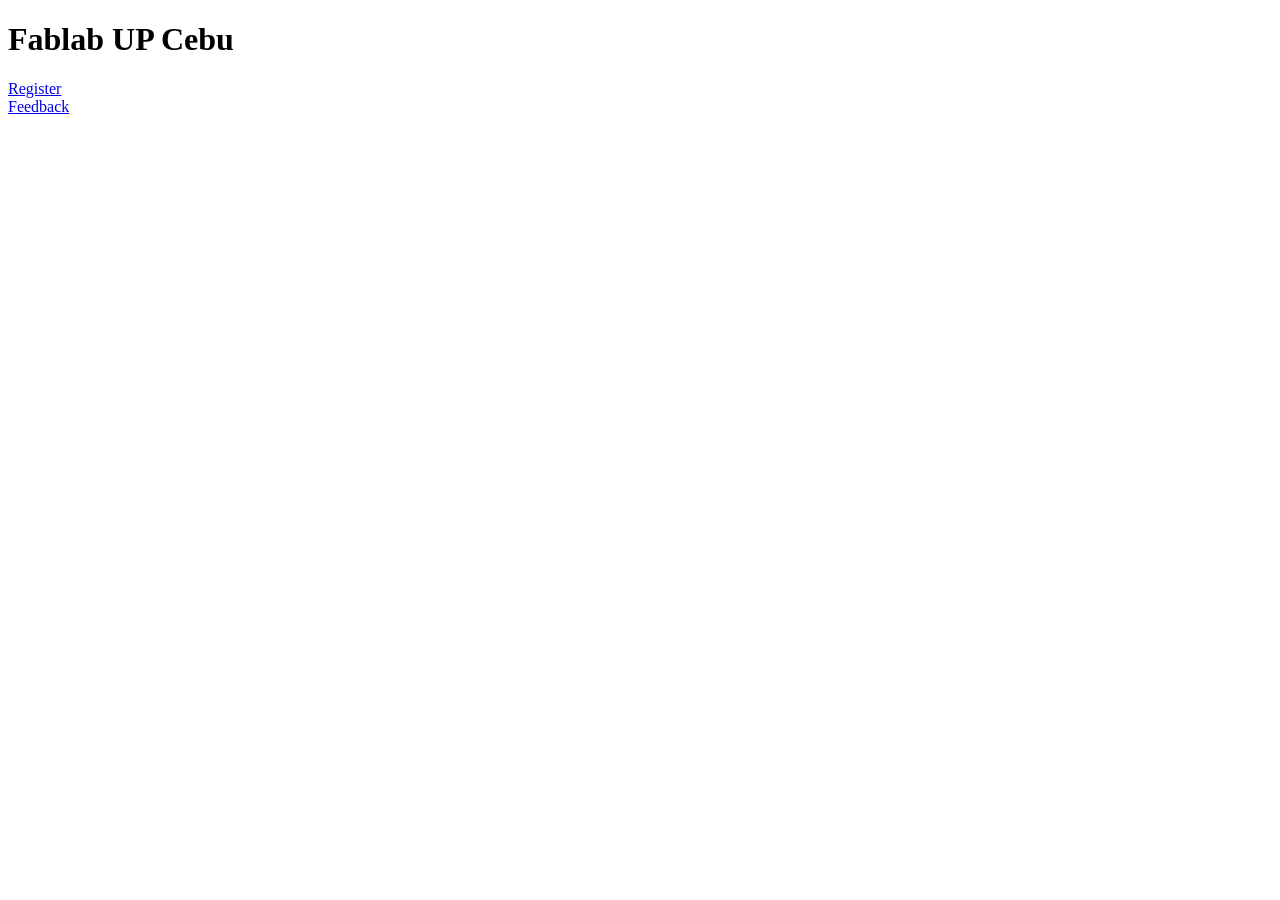
<file: xx.html>
<!DOCTYPE html>
<html>
<body>
<h1>Fablab UP Cebu</h1>
<a href="https://docs.google.com/a/up.edu.ph/forms/d/e/1FAIpQLScz1QcAmS-HY1VME9TiuPGymzYTUVnQSmdJQEOz33Wldd7asA/viewform">Register</a></br>
<a href="https://docs.google.com/forms/d/e/1FAIpQLSecjcQApXYQH0Cyszx2vvsTqrk-rrk_0zVAxD_iueiNIzzpbA/viewform">Feedback</a></br>

</body>
</html>
</file>
<file: css/base.css>
/* =================================================================== 
 *
 *  Infinity v1.0 Base Stylesheet
 *  01-02-2017
 *  ------------------------------------------------------------------
 *  TOC:
 *  01. reset
 *  02. basic/base setup styles
 *  03. grid
 *  04. MISC
 *
 * =================================================================== */

/* ===================================================================
 *  01. reset - normalize.css v3.0.2 | MIT License | git.io/normalize
 *
 * ------------------------------------------------------------------- */
html {
  font-family: sans-serif;
  -ms-text-size-adjust: 100%;
  -webkit-text-size-adjust: 100%;
}

body {
  margin: 0;
}

article,
aside,
details,
figcaption,
figure,
footer,
header,
hgroup,
main,
menu,
nav,
section,
summary {
  display: block;
}

audio, canvas, progress, video {
  display: inline-block;
  vertical-align: baseline;
}

audio:not([controls]) {
  display: none;
  height: 0;
}

[hidden],
template {
  display: none;
}

a {
  background: transparent;
}

a:active, a:hover {
  outline: 0;
}

abbr[title] {
  border-bottom: 1px dotted;
}

b, strong {
  font-weight: bold;
}

dfn {
  font-style: italic;
}

h1 {
  font-size: 2em;
  margin: 0.67em 0;
}

mark {
  background: #ff0;
  color: #000;
}

small {
  font-size: 80%;
}

sub,
sup {
  font-size: 75%;
  line-height: 0;
  position: relative;
  vertical-align: baseline;
}

sup {
  top: -0.5em;
}

sub {
  bottom: -0.25em;
}

img {
  border: 0;
}

svg:not(:root) {
  overflow: hidden;
}

figure {
  margin: 1em 40px;
}

hr {
  -moz-box-sizing: content-box;
  box-sizing: content-box;
  height: 0;
}

pre {
  overflow: auto;
}

code,
kbd,
pre,
samp {
  font-family: monospace, monospace;
  font-size: 1em;
}

button, input, optgroup,
select, textarea {
  color: inherit;
  font: inherit;
  margin: 0;
}

button {
  overflow: visible;
}

button, select {
  text-transform: none;
}

button,
html input[type="button"],
input[type="reset"],
input[type="submit"] {
  -webkit-appearance: button;
  cursor: pointer;
}

button[disabled],
html input[disabled] {
  cursor: default;
}

button::-moz-focus-inner,
input::-moz-focus-inner {
  border: 0;
  padding: 0;
}

input {
  line-height: normal;
}

input[type="checkbox"],
input[type="radio"] {
  box-sizing: border-box;
  padding: 0;
}

input[type="number"]::-webkit-inner-spin-button,
input[type="number"]::-webkit-outer-spin-button {
  height: auto;
}

input[type="search"] {
  -webkit-appearance: textfield;
  -moz-box-sizing: content-box;
  -webkit-box-sizing: content-box;
  box-sizing: content-box;
}

input[type="search"]::-webkit-search-cancel-button,
input[type="search"]::-webkit-search-decoration {
  -webkit-appearance: none;
}

fieldset {
  border: 1px solid #c0c0c0;
  margin: 0 2px;
  padding: 0.35em 0.625em 0.75em;
}

legend {
  border: 0;
  padding: 0;
}

textarea {
  overflow: auto;
}

optgroup {
  font-weight: bold;
}

table {
  border-collapse: collapse;
  border-spacing: 0;
}

td, th {
  padding: 0;
}

/* ===================================================================
 *  02. basic/base setup styles - (_basic.scss)
 *
 * ------------------------------------------------------------------- */
html {
  font-size: 62.5%;
  box-sizing: border-box;
}

*,
*::before,
*::after {
  box-sizing: inherit;
}

body {
  font-weight: normal;
  line-height: 1;
  text-rendering: optimizeLegibility;
  word-wrap: break-word;
  -webkit-overflow-scrolling: touch;
  -webkit-text-size-adjust: none;
}

body, input, button {
  -moz-osx-font-smoothing: grayscale;
  -webkit-font-smoothing: antialiased;
}

/* ------------------------------------------------------------------- 
 * Media - (_basic.scss)
 * ------------------------------------------------------------------- */
img, video {
  max-width: 100%;
  height: auto;
}

/* ------------------------------------------------------------------- 
 * Typography resets - (_basic.scss)
 * ------------------------------------------------------------------- */
div, dl, dt, dd, ul, ol, li, h1, h2, h3, h4, h5, h6, pre, form, p, blockquote, th, td {
  margin: 0;
  padding: 0;
}

h1, h2, h3, h4, h5, h6 {
  -webkit-font-variant-ligatures: common-ligatures;
  -moz-font-variant-ligatures: common-ligatures;
  font-variant-ligatures: common-ligatures;
  text-rendering: optimizeLegibility;
}

em, i {
  font-style: italic;
  line-height: inherit;
}

strong, b {
  font-weight: bold;
  line-height: inherit;
}

small {
  font-size: 60%;
  line-height: inherit;
}

ol, ul {
  list-style: none;
}

li {
  display: block;
}

/* ------------------------------------------------------------------- 
 * links - (_basic.scss)
 * ------------------------------------------------------------------- */
a {
  text-decoration: none;
  line-height: inherit;
}

a img {
  border: none;
}

/* ------------------------------------------------------------------- 
 * inputs - (_basic.scss)
 * ------------------------------------------------------------------- */
fieldset {
  margin: 0;
  padding: 0;
}

input[type="email"],
input[type="number"],
input[type="search"],
input[type="text"],
input[type="tel"],
input[type="url"],
input[type="password"],
textarea {
  -webkit-appearance: none;
  -moz-appearance: none;
  -ms-appearance: none;
  -o-appearance: none;
  appearance: none;
}

/* ===================================================================
 *  03. grid - (_grid.scss)
 *
 * ------------------------------------------------------------------- */
.row {
  width: 94%;
  max-width: 1170px;
  margin: 0 auto;
}
.row:before, .row:after {
  content: "";
  display: table;
}
.row:after {
  clear: both;
}

.row .row {
  width: auto;
  max-width: none;
  margin-left: -20px;
  margin-right: -20px;
}

[class*="col-"], .bgrid {
  float: left;
}

[class*="col-"] + [class*="col-"].end {
  float: right;
}

[class*="col-"] {
  padding: 0 20px;
}

.col-one {
  width: 8.33333%;
}

.col-two, .col-1-6 {
  width: 16.66667%;
}

.col-three, .col-1-4 {
  width: 25%;
}

.col-four, .col-1-3 {
  width: 33.33333%;
}

.col-five {
  width: 41.66667%;
}

.col-six, .col-1-2 {
  width: 50%;
}

.col-seven {
  width: 58.33333%;
}

.col-eight, .col-2-3 {
  width: 66.66667%;
}

.col-nine, .col-3-4 {
  width: 75%;
}

.col-ten, .col-5-6 {
  width: 83.33333%;
}

.col-eleven {
  width: 91.66667%;
}

.col-twelve, .col-full {
  width: 100%;
}

/* ------------------------------------------------------------------- 
 * small screens - (_grid.scss)
 * ------------------------------------------------------------------- */
@media screen and (max-width: 1024px) {
  .row .row {
    margin-left: -18px;
    margin-right: -18px;
  }

  [class*="col-"] {
    padding: 0 18px;
  }
}
/* ------------------------------------------------------------------- 
 * tablets - (_grid.scss)
 * ------------------------------------------------------------------- */
@media screen and (max-width: 768px) {
  .row {
    width: auto;
    padding-left: 30px;
    padding-right: 30px;
  }

  .row .row {
    padding-left: 0;
    padding-right: 0;
    margin-left: -15px;
    margin-right: -15px;
  }

  [class*="col-"] {
    padding: 0 15px;
  }

  .tab-1-4 {
    width: 25%;
  }

  .tab-1-3 {
    width: 33.33333%;
  }

  .tab-1-2 {
    width: 50%;
  }

  .tab-2-3 {
    width: 66.66667%;
  }

  .tab-3-4 {
    width: 75%;
  }

  .tab-full {
    width: 100%;
  }
}
/* ------------------------------------------------------------------- 
 * large mobile devices - (_grid.scss)
 * ------------------------------------------------------------------- */
@media screen and (max-width: 600px) {
  .row {
    padding-left: 25px;
    padding-right: 25px;
  }

  .row .row {
    margin-left: -10px;
    margin-right: -10px;
  }

  [class*="col-"] {
    padding: 0 10px;
  }

  .mob-1-4 {
    width: 25%;
  }

  .mob-1-2 {
    width: 50%;
  }

  .mob-3-4 {
    width: 75%;
  }

  .mob-full {
    width: 100%;
  }
}
/* ------------------------------------------------------------------- 
 * small mobile devices - (_grid.scss)
 * ------------------------------------------------------------------- */
@media screen and (max-width: 400px) {
  .row .row {
    padding-left: 0;
    padding-right: 0;
    margin-left: 0;
    margin-right: 0;
  }

  [class*="col-"] {
    width: 100% !important;
    float: none !important;
    clear: both !important;
    margin-left: 0;
    margin-right: 0;
    padding: 0;
  }

  [class*="col-"] + [class*="col-"].end {
    float: none;
  }
}
/* ===================================================================
 * block grids - (_grid.scss)
 *
 * ------------------------------------------------------------------- */
[class*="block-"]:before, [class*="block-"]:after {
  content: "";
  display: table;
}
[class*="block-"]:after {
  clear: both;
}

.block-1-6 .bgrid {
  width: 16.66667%;
}

.block-1-4 .bgrid {
  width: 25%;
}

.block-1-3 .bgrid {
  width: 33.33333%;
}

.block-1-2 .bgrid {
  width: 50%;
}

/**
 * Clearing for block grid columns. Allow columns with 
 * different heights to align properly.
 */
.block-1-6 .bgrid:nth-child(6n+1),
.block-1-4 .bgrid:nth-child(4n+1),
.block-1-3 .bgrid:nth-child(3n+1),
.block-1-2 .bgrid:nth-child(2n+1) {
  clear: both;
}

/* ------------------------------------------------------------------- 
 * small screens - (_grid.scss)
 * ------------------------------------------------------------------- */
@media screen and (max-width: 1024px) {
  .block-s-1-6 .bgrid {
    width: 16.66667%;
  }

  .block-s-1-4 .bgrid {
    width: 25%;
  }

  .block-s-1-3 .bgrid {
    width: 33.33333%;
  }

  .block-s-1-2 .bgrid {
    width: 50%;
  }

  .block-s-full .bgrid {
    width: 100%;
    clear: both;
  }

  [class*="block-s-"] .bgrid:nth-child(n) {
    clear: none;
  }

  .block-s-1-6 .bgrid:nth-child(6n+1),
  .block-s-1-4 .bgrid:nth-child(4n+1),
  .block-s-1-3 .bgrid:nth-child(3n+1),
  .block-s-1-2 .bgrid:nth-child(2n+1) {
    clear: both;
  }
}
/* ------------------------------------------------------------------- 
 * tablets - (_grid.scss)
 * ------------------------------------------------------------------- */
@media screen and (max-width: 768px) {
  .block-tab-1-6 .bgrid {
    width: 16.66667%;
  }

  .block-tab-1-4 .bgrid {
    width: 25%;
  }

  .block-tab-1-3 .bgrid {
    width: 33.33333%;
  }

  .block-tab-1-2 .bgrid {
    width: 50%;
  }

  .block-tab-full .bgrid {
    width: 100%;
    clear: both;
  }

  [class*="block-tab-"] .bgrid:nth-child(n) {
    clear: none;
  }

  .block-tab-1-6 .bgrid:nth-child(6n+1),
  .block-tab-1-4 .bgrid:nth-child(4n+1),
  .block-tab-1-3 .bgrid:nth-child(3n+1),
  .block-tab-1-2 .bgrid:nth-child(2n+1) {
    clear: both;
  }
}
/* ------------------------------------------------------------------- 
 * large mobile devices - (_grid.scss)
 * ------------------------------------------------------------------- */
@media screen and (max-width: 600px) {
  .block-mob-1-6 .bgrid {
    width: 16.66667%;
  }

  .block-mob-1-4 .bgrid {
    width: 25%;
  }

  .block-mob-1-3 .bgrid {
    width: 33.33333%;
  }

  .block-mob-1-2 .bgrid {
    width: 50%;
  }

  .block-mob-full .bgrid {
    width: 100%;
    clear: both;
  }

  [class*="block-mob-"] .bgrid:nth-child(n) {
    clear: none;
  }

  .block-mob-1-6 .bgrid:nth-child(6n+1),
  .block-mob-1-4 .bgrid:nth-child(4n+1),
  .block-mob-1-3 .bgrid:nth-child(3n+1),
  .block-mob-1-2 .bgrid:nth-child(2n+1) {
    clear: both;
  }
}
/* ------------------------------------------------------------------- 
 * stack on small mobile devices - (_grid.scss)
 * ------------------------------------------------------------------- */
@media screen and (max-width: 400px) {
  .stack .bgrid {
    width: 100% !important;
    float: none !important;
    clear: both !important;
    margin-left: 0;
    margin-right: 0;
  }
}
/* ===================================================================
 *  04. MISC  - (_grid.scss)
 *
 * ------------------------------------------------------------------- */
 
/* Clearing - (http://nicolasgallagher.com/micro-clearfix-hack/
 */
.group:before, .group:after {
  content: "";
  display: table;
}
.group:after {
  clear: both;
}

/* Misc Helper Styles 
 */
.hide {
  display: none;
}

.invisible {
  visibility: hidden;
}

.antialiased {
  -webkit-font-smoothing: antialiased;
  -moz-osx-font-smoothing: grayscale;
}

.overflow-hidden {
  overflow: hidden;
}

.remove-bottom {
  margin-bottom: 0;
}

.half-bottom {
  margin-bottom: 1.5rem !important;
}

.add-bottom {
  margin-bottom: 3rem !important;
}

.no-border {
  border: none;
}

.full-width {
  width: 100%;
}

.text-center {
  text-align: center;
}

.text-left {
  text-align: left;
}

.text-right {
  text-align: right;
}

.pull-left {
  float: left;
}

.pull-right {
  float: right;
}

.align-center {
  margin-left: auto;
  margin-right: auto;
  text-align: center;
}
</file>
<file: css/vendor.css>
/* =================================================================== 
 *
 *  Infinity v1.0 Vendor/Third Party CSS 
 *  01-02-2017
 *  ------------------------------------------------------------------
 *
 *  TOC:
 *  01. Animate.css
 *  02. Lightgallery 
 *  03. Owl Carousel 
 *  04. Flexslider
 *
 * =================================================================== */

/**
 * 01. 
 * Animate.css - http://daneden.me/animate
 * Licensed under the MIT license - http://opensource.org/licenses/MIT
 *
 * Copyright (c) 2015 Daniel Eden
 * ===================================================================
 */
.animated {
  -webkit-animation-duration: 1s;
  animation-duration: 1s;
  -webkit-animation-fill-mode: both;
  animation-fill-mode: both;
}

.animated.infinite {
  -webkit-animation-iteration-count: infinite;
  animation-iteration-count: infinite;
}

.animated.hinge {
  -webkit-animation-duration: 2s;
  animation-duration: 2s;
}

.animated.bounceIn, .animated.bounceOut, .animated.flipOutX, .animated.flipOutY {
  -webkit-animation-duration: .75s;
  animation-duration: .75s;
}

@-webkit-keyframes bounce {
  20%,53%,80%,from,to {
    -webkit-animation-timing-function: cubic-bezier(0.215, 0.61, 0.355, 1);
    animation-timing-function: cubic-bezier(0.215, 0.61, 0.355, 1);
    -webkit-transform: translate3d(0, 0, 0);
    transform: translate3d(0, 0, 0);
  }
  40%,43% {
    -webkit-animation-timing-function: cubic-bezier(0.755, 0.05, 0.855, 0.06);
    animation-timing-function: cubic-bezier(0.755, 0.05, 0.855, 0.06);
    -webkit-transform: translate3d(0, -30px, 0);
    transform: translate3d(0, -30px, 0);
  }
  70% {
    -webkit-animation-timing-function: cubic-bezier(0.755, 0.05, 0.855, 0.06);
    animation-timing-function: cubic-bezier(0.755, 0.05, 0.855, 0.06);
    -webkit-transform: translate3d(0, -15px, 0);
    transform: translate3d(0, -15px, 0);
  }
  90% {
    -webkit-transform: translate3d(0, -4px, 0);
    transform: translate3d(0, -4px, 0);
  }
}
@keyframes bounce {
  20%,53%,80%,from,to {
    -webkit-animation-timing-function: cubic-bezier(0.215, 0.61, 0.355, 1);
    animation-timing-function: cubic-bezier(0.215, 0.61, 0.355, 1);
    -webkit-transform: translate3d(0, 0, 0);
    transform: translate3d(0, 0, 0);
  }
  40%,43% {
    -webkit-animation-timing-function: cubic-bezier(0.755, 0.05, 0.855, 0.06);
    animation-timing-function: cubic-bezier(0.755, 0.05, 0.855, 0.06);
    -webkit-transform: translate3d(0, -30px, 0);
    transform: translate3d(0, -30px, 0);
  }
  70% {
    -webkit-animation-timing-function: cubic-bezier(0.755, 0.05, 0.855, 0.06);
    animation-timing-function: cubic-bezier(0.755, 0.05, 0.855, 0.06);
    -webkit-transform: translate3d(0, -15px, 0);
    transform: translate3d(0, -15px, 0);
  }
  90% {
    -webkit-transform: translate3d(0, -4px, 0);
    transform: translate3d(0, -4px, 0);
  }
}
.bounce {
  -webkit-animation-name: bounce;
  animation-name: bounce;
  -webkit-transform-origin: center bottom;
  transform-origin: center bottom;
}

@-webkit-keyframes flash {
  50%,from,to {
    opacity: 1;
  }
  25%,75% {
    opacity: 0;
  }
}
@keyframes flash {
  50%,from,to {
    opacity: 1;
  }
  25%,75% {
    opacity: 0;
  }
}
.flash {
  -webkit-animation-name: flash;
  animation-name: flash;
}

@-webkit-keyframes pulse {
  from {
    -webkit-transform: scale3d(1, 1, 1);
    transform: scale3d(1, 1, 1);
  }
  50% {
    -webkit-transform: scale3d(1.05, 1.05, 1.05);
    transform: scale3d(1.05, 1.05, 1.05);
  }
  to {
    -webkit-transform: scale3d(1, 1, 1);
    transform: scale3d(1, 1, 1);
  }
}
@keyframes pulse {
  from {
    -webkit-transform: scale3d(1, 1, 1);
    transform: scale3d(1, 1, 1);
  }
  50% {
    -webkit-transform: scale3d(1.05, 1.05, 1.05);
    transform: scale3d(1.05, 1.05, 1.05);
  }
  to {
    -webkit-transform: scale3d(1, 1, 1);
    transform: scale3d(1, 1, 1);
  }
}
.pulse {
  -webkit-animation-name: pulse;
  animation-name: pulse;
}

@-webkit-keyframes rubberBand {
  from {
    -webkit-transform: scale3d(1, 1, 1);
    transform: scale3d(1, 1, 1);
  }
  30% {
    -webkit-transform: scale3d(1.25, 0.75, 1);
    transform: scale3d(1.25, 0.75, 1);
  }
  40% {
    -webkit-transform: scale3d(0.75, 1.25, 1);
    transform: scale3d(0.75, 1.25, 1);
  }
  50% {
    -webkit-transform: scale3d(1.15, 0.85, 1);
    transform: scale3d(1.15, 0.85, 1);
  }
  65% {
    -webkit-transform: scale3d(0.95, 1.05, 1);
    transform: scale3d(0.95, 1.05, 1);
  }
  75% {
    -webkit-transform: scale3d(1.05, 0.95, 1);
    transform: scale3d(1.05, 0.95, 1);
  }
  to {
    -webkit-transform: scale3d(1, 1, 1);
    transform: scale3d(1, 1, 1);
  }
}
@keyframes rubberBand {
  from {
    -webkit-transform: scale3d(1, 1, 1);
    transform: scale3d(1, 1, 1);
  }
  30% {
    -webkit-transform: scale3d(1.25, 0.75, 1);
    transform: scale3d(1.25, 0.75, 1);
  }
  40% {
    -webkit-transform: scale3d(0.75, 1.25, 1);
    transform: scale3d(0.75, 1.25, 1);
  }
  50% {
    -webkit-transform: scale3d(1.15, 0.85, 1);
    transform: scale3d(1.15, 0.85, 1);
  }
  65% {
    -webkit-transform: scale3d(0.95, 1.05, 1);
    transform: scale3d(0.95, 1.05, 1);
  }
  75% {
    -webkit-transform: scale3d(1.05, 0.95, 1);
    transform: scale3d(1.05, 0.95, 1);
  }
  to {
    -webkit-transform: scale3d(1, 1, 1);
    transform: scale3d(1, 1, 1);
  }
}
.rubberBand {
  -webkit-animation-name: rubberBand;
  animation-name: rubberBand;
}

@-webkit-keyframes shake {
  from,to {
    -webkit-transform: translate3d(0, 0, 0);
    transform: translate3d(0, 0, 0);
  }
  10%,30%,50%,70%,90% {
    -webkit-transform: translate3d(-10px, 0, 0);
    transform: translate3d(-10px, 0, 0);
  }
  20%,40%,60%,80% {
    -webkit-transform: translate3d(10px, 0, 0);
    transform: translate3d(10px, 0, 0);
  }
}
@keyframes shake {
  from,to {
    -webkit-transform: translate3d(0, 0, 0);
    transform: translate3d(0, 0, 0);
  }
  10%,30%,50%,70%,90% {
    -webkit-transform: translate3d(-10px, 0, 0);
    transform: translate3d(-10px, 0, 0);
  }
  20%,40%,60%,80% {
    -webkit-transform: translate3d(10px, 0, 0);
    transform: translate3d(10px, 0, 0);
  }
}
.shake {
  -webkit-animation-name: shake;
  animation-name: shake;
}

@-webkit-keyframes swing {
  20% {
    -webkit-transform: rotate3d(0, 0, 1, 15deg);
    transform: rotate3d(0, 0, 1, 15deg);
  }
  40% {
    -webkit-transform: rotate3d(0, 0, 1, -10deg);
    transform: rotate3d(0, 0, 1, -10deg);
  }
  60% {
    -webkit-transform: rotate3d(0, 0, 1, 5deg);
    transform: rotate3d(0, 0, 1, 5deg);
  }
  80% {
    -webkit-transform: rotate3d(0, 0, 1, -5deg);
    transform: rotate3d(0, 0, 1, -5deg);
  }
  to {
    -webkit-transform: rotate3d(0, 0, 1, 0deg);
    transform: rotate3d(0, 0, 1, 0deg);
  }
}
@keyframes swing {
  20% {
    -webkit-transform: rotate3d(0, 0, 1, 15deg);
    transform: rotate3d(0, 0, 1, 15deg);
  }
  40% {
    -webkit-transform: rotate3d(0, 0, 1, -10deg);
    transform: rotate3d(0, 0, 1, -10deg);
  }
  60% {
    -webkit-transform: rotate3d(0, 0, 1, 5deg);
    transform: rotate3d(0, 0, 1, 5deg);
  }
  80% {
    -webkit-transform: rotate3d(0, 0, 1, -5deg);
    transform: rotate3d(0, 0, 1, -5deg);
  }
  to {
    -webkit-transform: rotate3d(0, 0, 1, 0deg);
    transform: rotate3d(0, 0, 1, 0deg);
  }
}
.swing {
  -webkit-transform-origin: top center;
  transform-origin: top center;
  -webkit-animation-name: swing;
  animation-name: swing;
}

@-webkit-keyframes tada {
  from {
    -webkit-transform: scale3d(1, 1, 1);
    transform: scale3d(1, 1, 1);
  }
  10%,20% {
    -webkit-transform: scale3d(0.9, 0.9, 0.9) rotate3d(0, 0, 1, -3deg);
    transform: scale3d(0.9, 0.9, 0.9) rotate3d(0, 0, 1, -3deg);
  }
  30%,50%,70%,90% {
    -webkit-transform: scale3d(1.1, 1.1, 1.1) rotate3d(0, 0, 1, 3deg);
    transform: scale3d(1.1, 1.1, 1.1) rotate3d(0, 0, 1, 3deg);
  }
  40%,60%,80% {
    -webkit-transform: scale3d(1.1, 1.1, 1.1) rotate3d(0, 0, 1, -3deg);
    transform: scale3d(1.1, 1.1, 1.1) rotate3d(0, 0, 1, -3deg);
  }
  to {
    -webkit-transform: scale3d(1, 1, 1);
    transform: scale3d(1, 1, 1);
  }
}
@keyframes tada {
  from {
    -webkit-transform: scale3d(1, 1, 1);
    transform: scale3d(1, 1, 1);
  }
  10%,20% {
    -webkit-transform: scale3d(0.9, 0.9, 0.9) rotate3d(0, 0, 1, -3deg);
    transform: scale3d(0.9, 0.9, 0.9) rotate3d(0, 0, 1, -3deg);
  }
  30%,50%,70%,90% {
    -webkit-transform: scale3d(1.1, 1.1, 1.1) rotate3d(0, 0, 1, 3deg);
    transform: scale3d(1.1, 1.1, 1.1) rotate3d(0, 0, 1, 3deg);
  }
  40%,60%,80% {
    -webkit-transform: scale3d(1.1, 1.1, 1.1) rotate3d(0, 0, 1, -3deg);
    transform: scale3d(1.1, 1.1, 1.1) rotate3d(0, 0, 1, -3deg);
  }
  to {
    -webkit-transform: scale3d(1, 1, 1);
    transform: scale3d(1, 1, 1);
  }
}
.tada {
  -webkit-animation-name: tada;
  animation-name: tada;
}

@-webkit-keyframes wobble {
  from {
    -webkit-transform: none;
    transform: none;
  }
  15% {
    -webkit-transform: translate3d(-25%, 0, 0) rotate3d(0, 0, 1, -5deg);
    transform: translate3d(-25%, 0, 0) rotate3d(0, 0, 1, -5deg);
  }
  30% {
    -webkit-transform: translate3d(20%, 0, 0) rotate3d(0, 0, 1, 3deg);
    transform: translate3d(20%, 0, 0) rotate3d(0, 0, 1, 3deg);
  }
  45% {
    -webkit-transform: translate3d(-15%, 0, 0) rotate3d(0, 0, 1, -3deg);
    transform: translate3d(-15%, 0, 0) rotate3d(0, 0, 1, -3deg);
  }
  60% {
    -webkit-transform: translate3d(10%, 0, 0) rotate3d(0, 0, 1, 2deg);
    transform: translate3d(10%, 0, 0) rotate3d(0, 0, 1, 2deg);
  }
  75% {
    -webkit-transform: translate3d(-5%, 0, 0) rotate3d(0, 0, 1, -1deg);
    transform: translate3d(-5%, 0, 0) rotate3d(0, 0, 1, -1deg);
  }
  to {
    -webkit-transform: none;
    transform: none;
  }
}
@keyframes wobble {
  from {
    -webkit-transform: none;
    transform: none;
  }
  15% {
    -webkit-transform: translate3d(-25%, 0, 0) rotate3d(0, 0, 1, -5deg);
    transform: translate3d(-25%, 0, 0) rotate3d(0, 0, 1, -5deg);
  }
  30% {
    -webkit-transform: translate3d(20%, 0, 0) rotate3d(0, 0, 1, 3deg);
    transform: translate3d(20%, 0, 0) rotate3d(0, 0, 1, 3deg);
  }
  45% {
    -webkit-transform: translate3d(-15%, 0, 0) rotate3d(0, 0, 1, -3deg);
    transform: translate3d(-15%, 0, 0) rotate3d(0, 0, 1, -3deg);
  }
  60% {
    -webkit-transform: translate3d(10%, 0, 0) rotate3d(0, 0, 1, 2deg);
    transform: translate3d(10%, 0, 0) rotate3d(0, 0, 1, 2deg);
  }
  75% {
    -webkit-transform: translate3d(-5%, 0, 0) rotate3d(0, 0, 1, -1deg);
    transform: translate3d(-5%, 0, 0) rotate3d(0, 0, 1, -1deg);
  }
  to {
    -webkit-transform: none;
    transform: none;
  }
}
.wobble {
  -webkit-animation-name: wobble;
  animation-name: wobble;
}

@-webkit-keyframes jello {
  11.1%,from,to {
    -webkit-transform: none;
    transform: none;
  }
  22.2% {
    -webkit-transform: skewX(-12.5deg) skewY(-12.5deg);
    transform: skewX(-12.5deg) skewY(-12.5deg);
  }
  33.3% {
    -webkit-transform: skewX(6.25deg) skewY(6.25deg);
    transform: skewX(6.25deg) skewY(6.25deg);
  }
  44.4% {
    -webkit-transform: skewX(-3.125deg) skewY(-3.125deg);
    transform: skewX(-3.125deg) skewY(-3.125deg);
  }
  55.5% {
    -webkit-transform: skewX(1.5625deg) skewY(1.5625deg);
    transform: skewX(1.5625deg) skewY(1.5625deg);
  }
  66.6% {
    -webkit-transform: skewX(-0.78125deg) skewY(-0.78125deg);
    transform: skewX(-0.78125deg) skewY(-0.78125deg);
  }
  77.7% {
    -webkit-transform: skewX(0.39063deg) skewY(0.39063deg);
    transform: skewX(0.39063deg) skewY(0.39063deg);
  }
  88.8% {
    -webkit-transform: skewX(-0.19531deg) skewY(-0.19531deg);
    transform: skewX(-0.19531deg) skewY(-0.19531deg);
  }
}
@keyframes jello {
  11.1%,from,to {
    -webkit-transform: none;
    transform: none;
  }
  22.2% {
    -webkit-transform: skewX(-12.5deg) skewY(-12.5deg);
    transform: skewX(-12.5deg) skewY(-12.5deg);
  }
  33.3% {
    -webkit-transform: skewX(6.25deg) skewY(6.25deg);
    transform: skewX(6.25deg) skewY(6.25deg);
  }
  44.4% {
    -webkit-transform: skewX(-3.125deg) skewY(-3.125deg);
    transform: skewX(-3.125deg) skewY(-3.125deg);
  }
  55.5% {
    -webkit-transform: skewX(1.5625deg) skewY(1.5625deg);
    transform: skewX(1.5625deg) skewY(1.5625deg);
  }
  66.6% {
    -webkit-transform: skewX(-0.78125deg) skewY(-0.78125deg);
    transform: skewX(-0.78125deg) skewY(-0.78125deg);
  }
  77.7% {
    -webkit-transform: skewX(0.39063deg) skewY(0.39063deg);
    transform: skewX(0.39063deg) skewY(0.39063deg);
  }
  88.8% {
    -webkit-transform: skewX(-0.19531deg) skewY(-0.19531deg);
    transform: skewX(-0.19531deg) skewY(-0.19531deg);
  }
}
.jello {
  -webkit-animation-name: jello;
  animation-name: jello;
  -webkit-transform-origin: center;
  transform-origin: center;
}

@-webkit-keyframes bounceIn {
  20%,40%,60%,80%,from,to {
    -webkit-animation-timing-function: cubic-bezier(0.215, 0.61, 0.355, 1);
    animation-timing-function: cubic-bezier(0.215, 0.61, 0.355, 1);
  }
  0% {
    opacity: 0;
    -webkit-transform: scale3d(0.3, 0.3, 0.3);
    transform: scale3d(0.3, 0.3, 0.3);
  }
  20% {
    -webkit-transform: scale3d(1.1, 1.1, 1.1);
    transform: scale3d(1.1, 1.1, 1.1);
  }
  40% {
    -webkit-transform: scale3d(0.9, 0.9, 0.9);
    transform: scale3d(0.9, 0.9, 0.9);
  }
  60% {
    opacity: 1;
    -webkit-transform: scale3d(1.03, 1.03, 1.03);
    transform: scale3d(1.03, 1.03, 1.03);
  }
  80% {
    -webkit-transform: scale3d(0.97, 0.97, 0.97);
    transform: scale3d(0.97, 0.97, 0.97);
  }
  to {
    opacity: 1;
    -webkit-transform: scale3d(1, 1, 1);
    transform: scale3d(1, 1, 1);
  }
}
@keyframes bounceIn {
  20%,40%,60%,80%,from,to {
    -webkit-animation-timing-function: cubic-bezier(0.215, 0.61, 0.355, 1);
    animation-timing-function: cubic-bezier(0.215, 0.61, 0.355, 1);
  }
  0% {
    opacity: 0;
    -webkit-transform: scale3d(0.3, 0.3, 0.3);
    transform: scale3d(0.3, 0.3, 0.3);
  }
  20% {
    -webkit-transform: scale3d(1.1, 1.1, 1.1);
    transform: scale3d(1.1, 1.1, 1.1);
  }
  40% {
    -webkit-transform: scale3d(0.9, 0.9, 0.9);
    transform: scale3d(0.9, 0.9, 0.9);
  }
  60% {
    opacity: 1;
    -webkit-transform: scale3d(1.03, 1.03, 1.03);
    transform: scale3d(1.03, 1.03, 1.03);
  }
  80% {
    -webkit-transform: scale3d(0.97, 0.97, 0.97);
    transform: scale3d(0.97, 0.97, 0.97);
  }
  to {
    opacity: 1;
    -webkit-transform: scale3d(1, 1, 1);
    transform: scale3d(1, 1, 1);
  }
}
.bounceIn {
  -webkit-animation-name: bounceIn;
  animation-name: bounceIn;
}

@-webkit-keyframes bounceInDown {
  60%,75%,90%,from,to {
    -webkit-animation-timing-function: cubic-bezier(0.215, 0.61, 0.355, 1);
    animation-timing-function: cubic-bezier(0.215, 0.61, 0.355, 1);
  }
  0% {
    opacity: 0;
    -webkit-transform: translate3d(0, -3000px, 0);
    transform: translate3d(0, -3000px, 0);
  }
  60% {
    opacity: 1;
    -webkit-transform: translate3d(0, 25px, 0);
    transform: translate3d(0, 25px, 0);
  }
  75% {
    -webkit-transform: translate3d(0, -10px, 0);
    transform: translate3d(0, -10px, 0);
  }
  90% {
    -webkit-transform: translate3d(0, 5px, 0);
    transform: translate3d(0, 5px, 0);
  }
  to {
    -webkit-transform: none;
    transform: none;
  }
}
@keyframes bounceInDown {
  60%,75%,90%,from,to {
    -webkit-animation-timing-function: cubic-bezier(0.215, 0.61, 0.355, 1);
    animation-timing-function: cubic-bezier(0.215, 0.61, 0.355, 1);
  }
  0% {
    opacity: 0;
    -webkit-transform: translate3d(0, -3000px, 0);
    transform: translate3d(0, -3000px, 0);
  }
  60% {
    opacity: 1;
    -webkit-transform: translate3d(0, 25px, 0);
    transform: translate3d(0, 25px, 0);
  }
  75% {
    -webkit-transform: translate3d(0, -10px, 0);
    transform: translate3d(0, -10px, 0);
  }
  90% {
    -webkit-transform: translate3d(0, 5px, 0);
    transform: translate3d(0, 5px, 0);
  }
  to {
    -webkit-transform: none;
    transform: none;
  }
}
.bounceInDown {
  -webkit-animation-name: bounceInDown;
  animation-name: bounceInDown;
}

@-webkit-keyframes bounceInLeft {
  60%,75%,90%,from,to {
    -webkit-animation-timing-function: cubic-bezier(0.215, 0.61, 0.355, 1);
    animation-timing-function: cubic-bezier(0.215, 0.61, 0.355, 1);
  }
  0% {
    opacity: 0;
    -webkit-transform: translate3d(-3000px, 0, 0);
    transform: translate3d(-3000px, 0, 0);
  }
  60% {
    opacity: 1;
    -webkit-transform: translate3d(25px, 0, 0);
    transform: translate3d(25px, 0, 0);
  }
  75% {
    -webkit-transform: translate3d(-10px, 0, 0);
    transform: translate3d(-10px, 0, 0);
  }
  90% {
    -webkit-transform: translate3d(5px, 0, 0);
    transform: translate3d(5px, 0, 0);
  }
  to {
    -webkit-transform: none;
    transform: none;
  }
}
@keyframes bounceInLeft {
  60%,75%,90%,from,to {
    -webkit-animation-timing-function: cubic-bezier(0.215, 0.61, 0.355, 1);
    animation-timing-function: cubic-bezier(0.215, 0.61, 0.355, 1);
  }
  0% {
    opacity: 0;
    -webkit-transform: translate3d(-3000px, 0, 0);
    transform: translate3d(-3000px, 0, 0);
  }
  60% {
    opacity: 1;
    -webkit-transform: translate3d(25px, 0, 0);
    transform: translate3d(25px, 0, 0);
  }
  75% {
    -webkit-transform: translate3d(-10px, 0, 0);
    transform: translate3d(-10px, 0, 0);
  }
  90% {
    -webkit-transform: translate3d(5px, 0, 0);
    transform: translate3d(5px, 0, 0);
  }
  to {
    -webkit-transform: none;
    transform: none;
  }
}
.bounceInLeft {
  -webkit-animation-name: bounceInLeft;
  animation-name: bounceInLeft;
}

@-webkit-keyframes bounceInRight {
  60%,75%,90%,from,to {
    -webkit-animation-timing-function: cubic-bezier(0.215, 0.61, 0.355, 1);
    animation-timing-function: cubic-bezier(0.215, 0.61, 0.355, 1);
  }
  from {
    opacity: 0;
    -webkit-transform: translate3d(3000px, 0, 0);
    transform: translate3d(3000px, 0, 0);
  }
  60% {
    opacity: 1;
    -webkit-transform: translate3d(-25px, 0, 0);
    transform: translate3d(-25px, 0, 0);
  }
  75% {
    -webkit-transform: translate3d(10px, 0, 0);
    transform: translate3d(10px, 0, 0);
  }
  90% {
    -webkit-transform: translate3d(-5px, 0, 0);
    transform: translate3d(-5px, 0, 0);
  }
  to {
    -webkit-transform: none;
    transform: none;
  }
}
@keyframes bounceInRight {
  60%,75%,90%,from,to {
    -webkit-animation-timing-function: cubic-bezier(0.215, 0.61, 0.355, 1);
    animation-timing-function: cubic-bezier(0.215, 0.61, 0.355, 1);
  }
  from {
    opacity: 0;
    -webkit-transform: translate3d(3000px, 0, 0);
    transform: translate3d(3000px, 0, 0);
  }
  60% {
    opacity: 1;
    -webkit-transform: translate3d(-25px, 0, 0);
    transform: translate3d(-25px, 0, 0);
  }
  75% {
    -webkit-transform: translate3d(10px, 0, 0);
    transform: translate3d(10px, 0, 0);
  }
  90% {
    -webkit-transform: translate3d(-5px, 0, 0);
    transform: translate3d(-5px, 0, 0);
  }
  to {
    -webkit-transform: none;
    transform: none;
  }
}
.bounceInRight {
  -webkit-animation-name: bounceInRight;
  animation-name: bounceInRight;
}

@-webkit-keyframes bounceInUp {
  60%,75%,90%,from,to {
    -webkit-animation-timing-function: cubic-bezier(0.215, 0.61, 0.355, 1);
    animation-timing-function: cubic-bezier(0.215, 0.61, 0.355, 1);
  }
  from {
    opacity: 0;
    -webkit-transform: translate3d(0, 3000px, 0);
    transform: translate3d(0, 3000px, 0);
  }
  60% {
    opacity: 1;
    -webkit-transform: translate3d(0, -20px, 0);
    transform: translate3d(0, -20px, 0);
  }
  75% {
    -webkit-transform: translate3d(0, 10px, 0);
    transform: translate3d(0, 10px, 0);
  }
  90% {
    -webkit-transform: translate3d(0, -5px, 0);
    transform: translate3d(0, -5px, 0);
  }
  to {
    -webkit-transform: translate3d(0, 0, 0);
    transform: translate3d(0, 0, 0);
  }
}
@keyframes bounceInUp {
  60%,75%,90%,from,to {
    -webkit-animation-timing-function: cubic-bezier(0.215, 0.61, 0.355, 1);
    animation-timing-function: cubic-bezier(0.215, 0.61, 0.355, 1);
  }
  from {
    opacity: 0;
    -webkit-transform: translate3d(0, 3000px, 0);
    transform: translate3d(0, 3000px, 0);
  }
  60% {
    opacity: 1;
    -webkit-transform: translate3d(0, -20px, 0);
    transform: translate3d(0, -20px, 0);
  }
  75% {
    -webkit-transform: translate3d(0, 10px, 0);
    transform: translate3d(0, 10px, 0);
  }
  90% {
    -webkit-transform: translate3d(0, -5px, 0);
    transform: translate3d(0, -5px, 0);
  }
  to {
    -webkit-transform: translate3d(0, 0, 0);
    transform: translate3d(0, 0, 0);
  }
}
.bounceInUp {
  -webkit-animation-name: bounceInUp;
  animation-name: bounceInUp;
}

@-webkit-keyframes bounceOut {
  20% {
    -webkit-transform: scale3d(0.9, 0.9, 0.9);
    transform: scale3d(0.9, 0.9, 0.9);
  }
  50%,55% {
    opacity: 1;
    -webkit-transform: scale3d(1.1, 1.1, 1.1);
    transform: scale3d(1.1, 1.1, 1.1);
  }
  to {
    opacity: 0;
    -webkit-transform: scale3d(0.3, 0.3, 0.3);
    transform: scale3d(0.3, 0.3, 0.3);
  }
}
@keyframes bounceOut {
  20% {
    -webkit-transform: scale3d(0.9, 0.9, 0.9);
    transform: scale3d(0.9, 0.9, 0.9);
  }
  50%,55% {
    opacity: 1;
    -webkit-transform: scale3d(1.1, 1.1, 1.1);
    transform: scale3d(1.1, 1.1, 1.1);
  }
  to {
    opacity: 0;
    -webkit-transform: scale3d(0.3, 0.3, 0.3);
    transform: scale3d(0.3, 0.3, 0.3);
  }
}
.bounceOut {
  -webkit-animation-name: bounceOut;
  animation-name: bounceOut;
}

@-webkit-keyframes bounceOutDown {
  20% {
    -webkit-transform: translate3d(0, 10px, 0);
    transform: translate3d(0, 10px, 0);
  }
  40%,45% {
    opacity: 1;
    -webkit-transform: translate3d(0, -20px, 0);
    transform: translate3d(0, -20px, 0);
  }
  to {
    opacity: 0;
    -webkit-transform: translate3d(0, 2000px, 0);
    transform: translate3d(0, 2000px, 0);
  }
}
@keyframes bounceOutDown {
  20% {
    -webkit-transform: translate3d(0, 10px, 0);
    transform: translate3d(0, 10px, 0);
  }
  40%,45% {
    opacity: 1;
    -webkit-transform: translate3d(0, -20px, 0);
    transform: translate3d(0, -20px, 0);
  }
  to {
    opacity: 0;
    -webkit-transform: translate3d(0, 2000px, 0);
    transform: translate3d(0, 2000px, 0);
  }
}
.bounceOutDown {
  -webkit-animation-name: bounceOutDown;
  animation-name: bounceOutDown;
}

@-webkit-keyframes bounceOutLeft {
  20% {
    opacity: 1;
    -webkit-transform: translate3d(20px, 0, 0);
    transform: translate3d(20px, 0, 0);
  }
  to {
    opacity: 0;
    -webkit-transform: translate3d(-2000px, 0, 0);
    transform: translate3d(-2000px, 0, 0);
  }
}
@keyframes bounceOutLeft {
  20% {
    opacity: 1;
    -webkit-transform: translate3d(20px, 0, 0);
    transform: translate3d(20px, 0, 0);
  }
  to {
    opacity: 0;
    -webkit-transform: translate3d(-2000px, 0, 0);
    transform: translate3d(-2000px, 0, 0);
  }
}
.bounceOutLeft {
  -webkit-animation-name: bounceOutLeft;
  animation-name: bounceOutLeft;
}

@-webkit-keyframes bounceOutRight {
  20% {
    opacity: 1;
    -webkit-transform: translate3d(-20px, 0, 0);
    transform: translate3d(-20px, 0, 0);
  }
  to {
    opacity: 0;
    -webkit-transform: translate3d(2000px, 0, 0);
    transform: translate3d(2000px, 0, 0);
  }
}
@keyframes bounceOutRight {
  20% {
    opacity: 1;
    -webkit-transform: translate3d(-20px, 0, 0);
    transform: translate3d(-20px, 0, 0);
  }
  to {
    opacity: 0;
    -webkit-transform: translate3d(2000px, 0, 0);
    transform: translate3d(2000px, 0, 0);
  }
}
.bounceOutRight {
  -webkit-animation-name: bounceOutRight;
  animation-name: bounceOutRight;
}

@-webkit-keyframes bounceOutUp {
  20% {
    -webkit-transform: translate3d(0, -10px, 0);
    transform: translate3d(0, -10px, 0);
  }
  40%,45% {
    opacity: 1;
    -webkit-transform: translate3d(0, 20px, 0);
    transform: translate3d(0, 20px, 0);
  }
  to {
    opacity: 0;
    -webkit-transform: translate3d(0, -2000px, 0);
    transform: translate3d(0, -2000px, 0);
  }
}
@keyframes bounceOutUp {
  20% {
    -webkit-transform: translate3d(0, -10px, 0);
    transform: translate3d(0, -10px, 0);
  }
  40%,45% {
    opacity: 1;
    -webkit-transform: translate3d(0, 20px, 0);
    transform: translate3d(0, 20px, 0);
  }
  to {
    opacity: 0;
    -webkit-transform: translate3d(0, -2000px, 0);
    transform: translate3d(0, -2000px, 0);
  }
}
.bounceOutUp {
  -webkit-animation-name: bounceOutUp;
  animation-name: bounceOutUp;
}

@-webkit-keyframes fadeIn {
  from {
    opacity: 0;
  }
  to {
    opacity: 1;
  }
}
@keyframes fadeIn {
  from {
    opacity: 0;
  }
  to {
    opacity: 1;
  }
}
.fadeIn {
  -webkit-animation-name: fadeIn;
  animation-name: fadeIn;
}

@-webkit-keyframes fadeInDown {
  from {
    opacity: 0;
    -webkit-transform: translate3d(0, -100%, 0);
    transform: translate3d(0, -100%, 0);
  }
  to {
    opacity: 1;
    -webkit-transform: none;
    transform: none;
  }
}
@keyframes fadeInDown {
  from {
    opacity: 0;
    -webkit-transform: translate3d(0, -100%, 0);
    transform: translate3d(0, -100%, 0);
  }
  to {
    opacity: 1;
    -webkit-transform: none;
    transform: none;
  }
}
.fadeInDown {
  -webkit-animation-name: fadeInDown;
  animation-name: fadeInDown;
}

@-webkit-keyframes fadeInDownBig {
  from {
    opacity: 0;
    -webkit-transform: translate3d(0, -2000px, 0);
    transform: translate3d(0, -2000px, 0);
  }
  to {
    opacity: 1;
    -webkit-transform: none;
    transform: none;
  }
}
@keyframes fadeInDownBig {
  from {
    opacity: 0;
    -webkit-transform: translate3d(0, -2000px, 0);
    transform: translate3d(0, -2000px, 0);
  }
  to {
    opacity: 1;
    -webkit-transform: none;
    transform: none;
  }
}
.fadeInDownBig {
  -webkit-animation-name: fadeInDownBig;
  animation-name: fadeInDownBig;
}

@-webkit-keyframes fadeInLeft {
  from {
    opacity: 0;
    -webkit-transform: translate3d(-100%, 0, 0);
    transform: translate3d(-100%, 0, 0);
  }
  to {
    opacity: 1;
    -webkit-transform: none;
    transform: none;
  }
}
@keyframes fadeInLeft {
  from {
    opacity: 0;
    -webkit-transform: translate3d(-100%, 0, 0);
    transform: translate3d(-100%, 0, 0);
  }
  to {
    opacity: 1;
    -webkit-transform: none;
    transform: none;
  }
}
.fadeInLeft {
  -webkit-animation-name: fadeInLeft;
  animation-name: fadeInLeft;
}

@-webkit-keyframes fadeInLeftBig {
  from {
    opacity: 0;
    -webkit-transform: translate3d(-2000px, 0, 0);
    transform: translate3d(-2000px, 0, 0);
  }
  to {
    opacity: 1;
    -webkit-transform: none;
    transform: none;
  }
}
@keyframes fadeInLeftBig {
  from {
    opacity: 0;
    -webkit-transform: translate3d(-2000px, 0, 0);
    transform: translate3d(-2000px, 0, 0);
  }
  to {
    opacity: 1;
    -webkit-transform: none;
    transform: none;
  }
}
.fadeInLeftBig {
  -webkit-animation-name: fadeInLeftBig;
  animation-name: fadeInLeftBig;
}

@-webkit-keyframes fadeInRight {
  from {
    opacity: 0;
    -webkit-transform: translate3d(100%, 0, 0);
    transform: translate3d(100%, 0, 0);
  }
  to {
    opacity: 1;
    -webkit-transform: none;
    transform: none;
  }
}
@keyframes fadeInRight {
  from {
    opacity: 0;
    -webkit-transform: translate3d(100%, 0, 0);
    transform: translate3d(100%, 0, 0);
  }
  to {
    opacity: 1;
    -webkit-transform: none;
    transform: none;
  }
}
.fadeInRight {
  -webkit-animation-name: fadeInRight;
  animation-name: fadeInRight;
}

@-webkit-keyframes fadeInRightBig {
  from {
    opacity: 0;
    -webkit-transform: translate3d(2000px, 0, 0);
    transform: translate3d(2000px, 0, 0);
  }
  to {
    opacity: 1;
    -webkit-transform: none;
    transform: none;
  }
}
@keyframes fadeInRightBig {
  from {
    opacity: 0;
    -webkit-transform: translate3d(2000px, 0, 0);
    transform: translate3d(2000px, 0, 0);
  }
  to {
    opacity: 1;
    -webkit-transform: none;
    transform: none;
  }
}
.fadeInRightBig {
  -webkit-animation-name: fadeInRightBig;
  animation-name: fadeInRightBig;
}

@-webkit-keyframes fadeInUp {
  from {
    opacity: 0;
    -webkit-transform: translate3d(0, 100%, 0);
    transform: translate3d(0, 100%, 0);
  }
  to {
    opacity: 1;
    -webkit-transform: none;
    transform: none;
  }
}
@keyframes fadeInUp {
  from {
    opacity: 0;
    -webkit-transform: translate3d(0, 100%, 0);
    transform: translate3d(0, 100%, 0);
  }
  to {
    opacity: 1;
    -webkit-transform: none;
    transform: none;
  }
}
.fadeInUp {
  -webkit-animation-name: fadeInUp;
  animation-name: fadeInUp;
}

@-webkit-keyframes fadeInUpBig {
  from {
    opacity: 0;
    -webkit-transform: translate3d(0, 2000px, 0);
    transform: translate3d(0, 2000px, 0);
  }
  to {
    opacity: 1;
    -webkit-transform: none;
    transform: none;
  }
}
@keyframes fadeInUpBig {
  from {
    opacity: 0;
    -webkit-transform: translate3d(0, 2000px, 0);
    transform: translate3d(0, 2000px, 0);
  }
  to {
    opacity: 1;
    -webkit-transform: none;
    transform: none;
  }
}
.fadeInUpBig {
  -webkit-animation-name: fadeInUpBig;
  animation-name: fadeInUpBig;
}

@-webkit-keyframes fadeOut {
  from {
    opacity: 1;
  }
  to {
    opacity: 0;
  }
}
@keyframes fadeOut {
  from {
    opacity: 1;
  }
  to {
    opacity: 0;
  }
}
.fadeOut {
  -webkit-animation-name: fadeOut;
  animation-name: fadeOut;
}

@-webkit-keyframes fadeOutDown {
  from {
    opacity: 1;
  }
  to {
    opacity: 0;
    -webkit-transform: translate3d(0, 100%, 0);
    transform: translate3d(0, 100%, 0);
  }
}
@keyframes fadeOutDown {
  from {
    opacity: 1;
  }
  to {
    opacity: 0;
    -webkit-transform: translate3d(0, 100%, 0);
    transform: translate3d(0, 100%, 0);
  }
}
.fadeOutDown {
  -webkit-animation-name: fadeOutDown;
  animation-name: fadeOutDown;
}

@-webkit-keyframes fadeOutDownBig {
  from {
    opacity: 1;
  }
  to {
    opacity: 0;
    -webkit-transform: translate3d(0, 2000px, 0);
    transform: translate3d(0, 2000px, 0);
  }
}
@keyframes fadeOutDownBig {
  from {
    opacity: 1;
  }
  to {
    opacity: 0;
    -webkit-transform: translate3d(0, 2000px, 0);
    transform: translate3d(0, 2000px, 0);
  }
}
.fadeOutDownBig {
  -webkit-animation-name: fadeOutDownBig;
  animation-name: fadeOutDownBig;
}

@-webkit-keyframes fadeOutLeft {
  from {
    opacity: 1;
  }
  to {
    opacity: 0;
    -webkit-transform: translate3d(-100%, 0, 0);
    transform: translate3d(-100%, 0, 0);
  }
}
@keyframes fadeOutLeft {
  from {
    opacity: 1;
  }
  to {
    opacity: 0;
    -webkit-transform: translate3d(-100%, 0, 0);
    transform: translate3d(-100%, 0, 0);
  }
}
.fadeOutLeft {
  -webkit-animation-name: fadeOutLeft;
  animation-name: fadeOutLeft;
}

@-webkit-keyframes fadeOutLeftBig {
  from {
    opacity: 1;
  }
  to {
    opacity: 0;
    -webkit-transform: translate3d(-2000px, 0, 0);
    transform: translate3d(-2000px, 0, 0);
  }
}
@keyframes fadeOutLeftBig {
  from {
    opacity: 1;
  }
  to {
    opacity: 0;
    -webkit-transform: translate3d(-2000px, 0, 0);
    transform: translate3d(-2000px, 0, 0);
  }
}
.fadeOutLeftBig {
  -webkit-animation-name: fadeOutLeftBig;
  animation-name: fadeOutLeftBig;
}

@-webkit-keyframes fadeOutRight {
  from {
    opacity: 1;
  }
  to {
    opacity: 0;
    -webkit-transform: translate3d(100%, 0, 0);
    transform: translate3d(100%, 0, 0);
  }
}
@keyframes fadeOutRight {
  from {
    opacity: 1;
  }
  to {
    opacity: 0;
    -webkit-transform: translate3d(100%, 0, 0);
    transform: translate3d(100%, 0, 0);
  }
}
.fadeOutRight {
  -webkit-animation-name: fadeOutRight;
  animation-name: fadeOutRight;
}

@-webkit-keyframes fadeOutRightBig {
  from {
    opacity: 1;
  }
  to {
    opacity: 0;
    -webkit-transform: translate3d(2000px, 0, 0);
    transform: translate3d(2000px, 0, 0);
  }
}
@keyframes fadeOutRightBig {
  from {
    opacity: 1;
  }
  to {
    opacity: 0;
    -webkit-transform: translate3d(2000px, 0, 0);
    transform: translate3d(2000px, 0, 0);
  }
}
.fadeOutRightBig {
  -webkit-animation-name: fadeOutRightBig;
  animation-name: fadeOutRightBig;
}

@-webkit-keyframes fadeOutUp {
  from {
    opacity: 1;
  }
  to {
    opacity: 0;
    -webkit-transform: translate3d(0, -100%, 0);
    transform: translate3d(0, -100%, 0);
  }
}
@keyframes fadeOutUp {
  from {
    opacity: 1;
  }
  to {
    opacity: 0;
    -webkit-transform: translate3d(0, -100%, 0);
    transform: translate3d(0, -100%, 0);
  }
}
.fadeOutUp {
  -webkit-animation-name: fadeOutUp;
  animation-name: fadeOutUp;
}

@-webkit-keyframes fadeOutUpBig {
  from {
    opacity: 1;
  }
  to {
    opacity: 0;
    -webkit-transform: translate3d(0, -2000px, 0);
    transform: translate3d(0, -2000px, 0);
  }
}
@keyframes fadeOutUpBig {
  from {
    opacity: 1;
  }
  to {
    opacity: 0;
    -webkit-transform: translate3d(0, -2000px, 0);
    transform: translate3d(0, -2000px, 0);
  }
}
.fadeOutUpBig {
  -webkit-animation-name: fadeOutUpBig;
  animation-name: fadeOutUpBig;
}

@-webkit-keyframes flip {
  from {
    -webkit-transform: perspective(400px) rotate3d(0, 1, 0, -360deg);
    transform: perspective(400px) rotate3d(0, 1, 0, -360deg);
    -webkit-animation-timing-function: ease-out;
    animation-timing-function: ease-out;
  }
  40% {
    -webkit-transform: perspective(400px) translate3d(0, 0, 150px) rotate3d(0, 1, 0, -190deg);
    transform: perspective(400px) translate3d(0, 0, 150px) rotate3d(0, 1, 0, -190deg);
    -webkit-animation-timing-function: ease-out;
    animation-timing-function: ease-out;
  }
  50% {
    -webkit-transform: perspective(400px) translate3d(0, 0, 150px) rotate3d(0, 1, 0, -170deg);
    transform: perspective(400px) translate3d(0, 0, 150px) rotate3d(0, 1, 0, -170deg);
    -webkit-animation-timing-function: ease-in;
    animation-timing-function: ease-in;
  }
  80% {
    -webkit-transform: perspective(400px) scale3d(0.95, 0.95, 0.95);
    transform: perspective(400px) scale3d(0.95, 0.95, 0.95);
    -webkit-animation-timing-function: ease-in;
    animation-timing-function: ease-in;
  }
  to {
    -webkit-transform: perspective(400px);
    transform: perspective(400px);
    -webkit-animation-timing-function: ease-in;
    animation-timing-function: ease-in;
  }
}
@keyframes flip {
  from {
    -webkit-transform: perspective(400px) rotate3d(0, 1, 0, -360deg);
    transform: perspective(400px) rotate3d(0, 1, 0, -360deg);
    -webkit-animation-timing-function: ease-out;
    animation-timing-function: ease-out;
  }
  40% {
    -webkit-transform: perspective(400px) translate3d(0, 0, 150px) rotate3d(0, 1, 0, -190deg);
    transform: perspective(400px) translate3d(0, 0, 150px) rotate3d(0, 1, 0, -190deg);
    -webkit-animation-timing-function: ease-out;
    animation-timing-function: ease-out;
  }
  50% {
    -webkit-transform: perspective(400px) translate3d(0, 0, 150px) rotate3d(0, 1, 0, -170deg);
    transform: perspective(400px) translate3d(0, 0, 150px) rotate3d(0, 1, 0, -170deg);
    -webkit-animation-timing-function: ease-in;
    animation-timing-function: ease-in;
  }
  80% {
    -webkit-transform: perspective(400px) scale3d(0.95, 0.95, 0.95);
    transform: perspective(400px) scale3d(0.95, 0.95, 0.95);
    -webkit-animation-timing-function: ease-in;
    animation-timing-function: ease-in;
  }
  to {
    -webkit-transform: perspective(400px);
    transform: perspective(400px);
    -webkit-animation-timing-function: ease-in;
    animation-timing-function: ease-in;
  }
}
.animated.flip {
  -webkit-backface-visibility: visible;
  backface-visibility: visible;
  -webkit-animation-name: flip;
  animation-name: flip;
}

@-webkit-keyframes flipInX {
  from {
    -webkit-transform: perspective(400px) rotate3d(1, 0, 0, 90deg);
    transform: perspective(400px) rotate3d(1, 0, 0, 90deg);
    -webkit-animation-timing-function: ease-in;
    animation-timing-function: ease-in;
    opacity: 0;
  }
  40% {
    -webkit-transform: perspective(400px) rotate3d(1, 0, 0, -20deg);
    transform: perspective(400px) rotate3d(1, 0, 0, -20deg);
    -webkit-animation-timing-function: ease-in;
    animation-timing-function: ease-in;
  }
  60% {
    -webkit-transform: perspective(400px) rotate3d(1, 0, 0, 10deg);
    transform: perspective(400px) rotate3d(1, 0, 0, 10deg);
    opacity: 1;
  }
  80% {
    -webkit-transform: perspective(400px) rotate3d(1, 0, 0, -5deg);
    transform: perspective(400px) rotate3d(1, 0, 0, -5deg);
  }
  to {
    -webkit-transform: perspective(400px);
    transform: perspective(400px);
  }
}
@keyframes flipInX {
  from {
    -webkit-transform: perspective(400px) rotate3d(1, 0, 0, 90deg);
    transform: perspective(400px) rotate3d(1, 0, 0, 90deg);
    -webkit-animation-timing-function: ease-in;
    animation-timing-function: ease-in;
    opacity: 0;
  }
  40% {
    -webkit-transform: perspective(400px) rotate3d(1, 0, 0, -20deg);
    transform: perspective(400px) rotate3d(1, 0, 0, -20deg);
    -webkit-animation-timing-function: ease-in;
    animation-timing-function: ease-in;
  }
  60% {
    -webkit-transform: perspective(400px) rotate3d(1, 0, 0, 10deg);
    transform: perspective(400px) rotate3d(1, 0, 0, 10deg);
    opacity: 1;
  }
  80% {
    -webkit-transform: perspective(400px) rotate3d(1, 0, 0, -5deg);
    transform: perspective(400px) rotate3d(1, 0, 0, -5deg);
  }
  to {
    -webkit-transform: perspective(400px);
    transform: perspective(400px);
  }
}
.flipInX {
  -webkit-backface-visibility: visible !important;
  backface-visibility: visible !important;
  -webkit-animation-name: flipInX;
  animation-name: flipInX;
}

@-webkit-keyframes flipInY {
  from {
    -webkit-transform: perspective(400px) rotate3d(0, 1, 0, 90deg);
    transform: perspective(400px) rotate3d(0, 1, 0, 90deg);
    -webkit-animation-timing-function: ease-in;
    animation-timing-function: ease-in;
    opacity: 0;
  }
  40% {
    -webkit-transform: perspective(400px) rotate3d(0, 1, 0, -20deg);
    transform: perspective(400px) rotate3d(0, 1, 0, -20deg);
    -webkit-animation-timing-function: ease-in;
    animation-timing-function: ease-in;
  }
  60% {
    -webkit-transform: perspective(400px) rotate3d(0, 1, 0, 10deg);
    transform: perspective(400px) rotate3d(0, 1, 0, 10deg);
    opacity: 1;
  }
  80% {
    -webkit-transform: perspective(400px) rotate3d(0, 1, 0, -5deg);
    transform: perspective(400px) rotate3d(0, 1, 0, -5deg);
  }
  to {
    -webkit-transform: perspective(400px);
    transform: perspective(400px);
  }
}
@keyframes flipInY {
  from {
    -webkit-transform: perspective(400px) rotate3d(0, 1, 0, 90deg);
    transform: perspective(400px) rotate3d(0, 1, 0, 90deg);
    -webkit-animation-timing-function: ease-in;
    animation-timing-function: ease-in;
    opacity: 0;
  }
  40% {
    -webkit-transform: perspective(400px) rotate3d(0, 1, 0, -20deg);
    transform: perspective(400px) rotate3d(0, 1, 0, -20deg);
    -webkit-animation-timing-function: ease-in;
    animation-timing-function: ease-in;
  }
  60% {
    -webkit-transform: perspective(400px) rotate3d(0, 1, 0, 10deg);
    transform: perspective(400px) rotate3d(0, 1, 0, 10deg);
    opacity: 1;
  }
  80% {
    -webkit-transform: perspective(400px) rotate3d(0, 1, 0, -5deg);
    transform: perspective(400px) rotate3d(0, 1, 0, -5deg);
  }
  to {
    -webkit-transform: perspective(400px);
    transform: perspective(400px);
  }
}
.flipInY {
  -webkit-backface-visibility: visible !important;
  backface-visibility: visible !important;
  -webkit-animation-name: flipInY;
  animation-name: flipInY;
}

@-webkit-keyframes flipOutX {
  from {
    -webkit-transform: perspective(400px);
    transform: perspective(400px);
  }
  30% {
    -webkit-transform: perspective(400px) rotate3d(1, 0, 0, -20deg);
    transform: perspective(400px) rotate3d(1, 0, 0, -20deg);
    opacity: 1;
  }
  to {
    -webkit-transform: perspective(400px) rotate3d(1, 0, 0, 90deg);
    transform: perspective(400px) rotate3d(1, 0, 0, 90deg);
    opacity: 0;
  }
}
@keyframes flipOutX {
  from {
    -webkit-transform: perspective(400px);
    transform: perspective(400px);
  }
  30% {
    -webkit-transform: perspective(400px) rotate3d(1, 0, 0, -20deg);
    transform: perspective(400px) rotate3d(1, 0, 0, -20deg);
    opacity: 1;
  }
  to {
    -webkit-transform: perspective(400px) rotate3d(1, 0, 0, 90deg);
    transform: perspective(400px) rotate3d(1, 0, 0, 90deg);
    opacity: 0;
  }
}
.flipOutX {
  -webkit-animation-name: flipOutX;
  animation-name: flipOutX;
  -webkit-backface-visibility: visible !important;
  backface-visibility: visible !important;
}

@-webkit-keyframes flipOutY {
  from {
    -webkit-transform: perspective(400px);
    transform: perspective(400px);
  }
  30% {
    -webkit-transform: perspective(400px) rotate3d(0, 1, 0, -15deg);
    transform: perspective(400px) rotate3d(0, 1, 0, -15deg);
    opacity: 1;
  }
  to {
    -webkit-transform: perspective(400px) rotate3d(0, 1, 0, 90deg);
    transform: perspective(400px) rotate3d(0, 1, 0, 90deg);
    opacity: 0;
  }
}
@keyframes flipOutY {
  from {
    -webkit-transform: perspective(400px);
    transform: perspective(400px);
  }
  30% {
    -webkit-transform: perspective(400px) rotate3d(0, 1, 0, -15deg);
    transform: perspective(400px) rotate3d(0, 1, 0, -15deg);
    opacity: 1;
  }
  to {
    -webkit-transform: perspective(400px) rotate3d(0, 1, 0, 90deg);
    transform: perspective(400px) rotate3d(0, 1, 0, 90deg);
    opacity: 0;
  }
}
.flipOutY {
  -webkit-backface-visibility: visible !important;
  backface-visibility: visible !important;
  -webkit-animation-name: flipOutY;
  animation-name: flipOutY;
}

@-webkit-keyframes lightSpeedIn {
  from {
    -webkit-transform: translate3d(100%, 0, 0) skewX(-30deg);
    transform: translate3d(100%, 0, 0) skewX(-30deg);
    opacity: 0;
  }
  60% {
    -webkit-transform: skewX(20deg);
    transform: skewX(20deg);
    opacity: 1;
  }
  80% {
    -webkit-transform: skewX(-5deg);
    transform: skewX(-5deg);
    opacity: 1;
  }
  to {
    -webkit-transform: none;
    transform: none;
    opacity: 1;
  }
}
@keyframes lightSpeedIn {
  from {
    -webkit-transform: translate3d(100%, 0, 0) skewX(-30deg);
    transform: translate3d(100%, 0, 0) skewX(-30deg);
    opacity: 0;
  }
  60% {
    -webkit-transform: skewX(20deg);
    transform: skewX(20deg);
    opacity: 1;
  }
  80% {
    -webkit-transform: skewX(-5deg);
    transform: skewX(-5deg);
    opacity: 1;
  }
  to {
    -webkit-transform: none;
    transform: none;
    opacity: 1;
  }
}
.lightSpeedIn {
  -webkit-animation-name: lightSpeedIn;
  animation-name: lightSpeedIn;
  -webkit-animation-timing-function: ease-out;
  animation-timing-function: ease-out;
}

@-webkit-keyframes lightSpeedOut {
  from {
    opacity: 1;
  }
  to {
    -webkit-transform: translate3d(100%, 0, 0) skewX(30deg);
    transform: translate3d(100%, 0, 0) skewX(30deg);
    opacity: 0;
  }
}
@keyframes lightSpeedOut {
  from {
    opacity: 1;
  }
  to {
    -webkit-transform: translate3d(100%, 0, 0) skewX(30deg);
    transform: translate3d(100%, 0, 0) skewX(30deg);
    opacity: 0;
  }
}
.lightSpeedOut {
  -webkit-animation-name: lightSpeedOut;
  animation-name: lightSpeedOut;
  -webkit-animation-timing-function: ease-in;
  animation-timing-function: ease-in;
}

@-webkit-keyframes rotateIn {
  from {
    -webkit-transform-origin: center;
    transform-origin: center;
    -webkit-transform: rotate3d(0, 0, 1, -200deg);
    transform: rotate3d(0, 0, 1, -200deg);
    opacity: 0;
  }
  to {
    -webkit-transform-origin: center;
    transform-origin: center;
    -webkit-transform: none;
    transform: none;
    opacity: 1;
  }
}
@keyframes rotateIn {
  from {
    -webkit-transform-origin: center;
    transform-origin: center;
    -webkit-transform: rotate3d(0, 0, 1, -200deg);
    transform: rotate3d(0, 0, 1, -200deg);
    opacity: 0;
  }
  to {
    -webkit-transform-origin: center;
    transform-origin: center;
    -webkit-transform: none;
    transform: none;
    opacity: 1;
  }
}
.rotateIn {
  -webkit-animation-name: rotateIn;
  animation-name: rotateIn;
}

@-webkit-keyframes rotateInDownLeft {
  from {
    -webkit-transform-origin: left bottom;
    transform-origin: left bottom;
    -webkit-transform: rotate3d(0, 0, 1, -45deg);
    transform: rotate3d(0, 0, 1, -45deg);
    opacity: 0;
  }
  to {
    -webkit-transform-origin: left bottom;
    transform-origin: left bottom;
    -webkit-transform: none;
    transform: none;
    opacity: 1;
  }
}
@keyframes rotateInDownLeft {
  from {
    -webkit-transform-origin: left bottom;
    transform-origin: left bottom;
    -webkit-transform: rotate3d(0, 0, 1, -45deg);
    transform: rotate3d(0, 0, 1, -45deg);
    opacity: 0;
  }
  to {
    -webkit-transform-origin: left bottom;
    transform-origin: left bottom;
    -webkit-transform: none;
    transform: none;
    opacity: 1;
  }
}
.rotateInDownLeft {
  -webkit-animation-name: rotateInDownLeft;
  animation-name: rotateInDownLeft;
}

@-webkit-keyframes rotateInDownRight {
  from {
    -webkit-transform-origin: right bottom;
    transform-origin: right bottom;
    -webkit-transform: rotate3d(0, 0, 1, 45deg);
    transform: rotate3d(0, 0, 1, 45deg);
    opacity: 0;
  }
  to {
    -webkit-transform-origin: right bottom;
    transform-origin: right bottom;
    -webkit-transform: none;
    transform: none;
    opacity: 1;
  }
}
@keyframes rotateInDownRight {
  from {
    -webkit-transform-origin: right bottom;
    transform-origin: right bottom;
    -webkit-transform: rotate3d(0, 0, 1, 45deg);
    transform: rotate3d(0, 0, 1, 45deg);
    opacity: 0;
  }
  to {
    -webkit-transform-origin: right bottom;
    transform-origin: right bottom;
    -webkit-transform: none;
    transform: none;
    opacity: 1;
  }
}
.rotateInDownRight {
  -webkit-animation-name: rotateInDownRight;
  animation-name: rotateInDownRight;
}

@-webkit-keyframes rotateInUpLeft {
  from {
    -webkit-transform-origin: left bottom;
    transform-origin: left bottom;
    -webkit-transform: rotate3d(0, 0, 1, 45deg);
    transform: rotate3d(0, 0, 1, 45deg);
    opacity: 0;
  }
  to {
    -webkit-transform-origin: left bottom;
    transform-origin: left bottom;
    -webkit-transform: none;
    transform: none;
    opacity: 1;
  }
}
@keyframes rotateInUpLeft {
  from {
    -webkit-transform-origin: left bottom;
    transform-origin: left bottom;
    -webkit-transform: rotate3d(0, 0, 1, 45deg);
    transform: rotate3d(0, 0, 1, 45deg);
    opacity: 0;
  }
  to {
    -webkit-transform-origin: left bottom;
    transform-origin: left bottom;
    -webkit-transform: none;
    transform: none;
    opacity: 1;
  }
}
.rotateInUpLeft {
  -webkit-animation-name: rotateInUpLeft;
  animation-name: rotateInUpLeft;
}

@-webkit-keyframes rotateInUpRight {
  from {
    -webkit-transform-origin: right bottom;
    transform-origin: right bottom;
    -webkit-transform: rotate3d(0, 0, 1, -90deg);
    transform: rotate3d(0, 0, 1, -90deg);
    opacity: 0;
  }
  to {
    -webkit-transform-origin: right bottom;
    transform-origin: right bottom;
    -webkit-transform: none;
    transform: none;
    opacity: 1;
  }
}
@keyframes rotateInUpRight {
  from {
    -webkit-transform-origin: right bottom;
    transform-origin: right bottom;
    -webkit-transform: rotate3d(0, 0, 1, -90deg);
    transform: rotate3d(0, 0, 1, -90deg);
    opacity: 0;
  }
  to {
    -webkit-transform-origin: right bottom;
    transform-origin: right bottom;
    -webkit-transform: none;
    transform: none;
    opacity: 1;
  }
}
.rotateInUpRight {
  -webkit-animation-name: rotateInUpRight;
  animation-name: rotateInUpRight;
}

@-webkit-keyframes rotateOut {
  from {
    -webkit-transform-origin: center;
    transform-origin: center;
    opacity: 1;
  }
  to {
    -webkit-transform-origin: center;
    transform-origin: center;
    -webkit-transform: rotate3d(0, 0, 1, 200deg);
    transform: rotate3d(0, 0, 1, 200deg);
    opacity: 0;
  }
}
@keyframes rotateOut {
  from {
    -webkit-transform-origin: center;
    transform-origin: center;
    opacity: 1;
  }
  to {
    -webkit-transform-origin: center;
    transform-origin: center;
    -webkit-transform: rotate3d(0, 0, 1, 200deg);
    transform: rotate3d(0, 0, 1, 200deg);
    opacity: 0;
  }
}
.rotateOut {
  -webkit-animation-name: rotateOut;
  animation-name: rotateOut;
}

@-webkit-keyframes rotateOutDownLeft {
  from {
    -webkit-transform-origin: left bottom;
    transform-origin: left bottom;
    opacity: 1;
  }
  to {
    -webkit-transform-origin: left bottom;
    transform-origin: left bottom;
    -webkit-transform: rotate3d(0, 0, 1, 45deg);
    transform: rotate3d(0, 0, 1, 45deg);
    opacity: 0;
  }
}
@keyframes rotateOutDownLeft {
  from {
    -webkit-transform-origin: left bottom;
    transform-origin: left bottom;
    opacity: 1;
  }
  to {
    -webkit-transform-origin: left bottom;
    transform-origin: left bottom;
    -webkit-transform: rotate3d(0, 0, 1, 45deg);
    transform: rotate3d(0, 0, 1, 45deg);
    opacity: 0;
  }
}
.rotateOutDownLeft {
  -webkit-animation-name: rotateOutDownLeft;
  animation-name: rotateOutDownLeft;
}

@-webkit-keyframes rotateOutDownRight {
  from {
    -webkit-transform-origin: right bottom;
    transform-origin: right bottom;
    opacity: 1;
  }
  to {
    -webkit-transform-origin: right bottom;
    transform-origin: right bottom;
    -webkit-transform: rotate3d(0, 0, 1, -45deg);
    transform: rotate3d(0, 0, 1, -45deg);
    opacity: 0;
  }
}
@keyframes rotateOutDownRight {
  from {
    -webkit-transform-origin: right bottom;
    transform-origin: right bottom;
    opacity: 1;
  }
  to {
    -webkit-transform-origin: right bottom;
    transform-origin: right bottom;
    -webkit-transform: rotate3d(0, 0, 1, -45deg);
    transform: rotate3d(0, 0, 1, -45deg);
    opacity: 0;
  }
}
.rotateOutDownRight {
  -webkit-animation-name: rotateOutDownRight;
  animation-name: rotateOutDownRight;
}

@-webkit-keyframes rotateOutUpLeft {
  from {
    -webkit-transform-origin: left bottom;
    transform-origin: left bottom;
    opacity: 1;
  }
  to {
    -webkit-transform-origin: left bottom;
    transform-origin: left bottom;
    -webkit-transform: rotate3d(0, 0, 1, -45deg);
    transform: rotate3d(0, 0, 1, -45deg);
    opacity: 0;
  }
}
@keyframes rotateOutUpLeft {
  from {
    -webkit-transform-origin: left bottom;
    transform-origin: left bottom;
    opacity: 1;
  }
  to {
    -webkit-transform-origin: left bottom;
    transform-origin: left bottom;
    -webkit-transform: rotate3d(0, 0, 1, -45deg);
    transform: rotate3d(0, 0, 1, -45deg);
    opacity: 0;
  }
}
.rotateOutUpLeft {
  -webkit-animation-name: rotateOutUpLeft;
  animation-name: rotateOutUpLeft;
}

@-webkit-keyframes rotateOutUpRight {
  from {
    -webkit-transform-origin: right bottom;
    transform-origin: right bottom;
    opacity: 1;
  }
  to {
    -webkit-transform-origin: right bottom;
    transform-origin: right bottom;
    -webkit-transform: rotate3d(0, 0, 1, 90deg);
    transform: rotate3d(0, 0, 1, 90deg);
    opacity: 0;
  }
}
@keyframes rotateOutUpRight {
  from {
    -webkit-transform-origin: right bottom;
    transform-origin: right bottom;
    opacity: 1;
  }
  to {
    -webkit-transform-origin: right bottom;
    transform-origin: right bottom;
    -webkit-transform: rotate3d(0, 0, 1, 90deg);
    transform: rotate3d(0, 0, 1, 90deg);
    opacity: 0;
  }
}
.rotateOutUpRight {
  -webkit-animation-name: rotateOutUpRight;
  animation-name: rotateOutUpRight;
}

@-webkit-keyframes hinge {
  0% {
    -webkit-transform-origin: top left;
    transform-origin: top left;
    -webkit-animation-timing-function: ease-in-out;
    animation-timing-function: ease-in-out;
  }
  20%,60% {
    -webkit-transform: rotate3d(0, 0, 1, 80deg);
    transform: rotate3d(0, 0, 1, 80deg);
    -webkit-transform-origin: top left;
    transform-origin: top left;
    -webkit-animation-timing-function: ease-in-out;
    animation-timing-function: ease-in-out;
  }
  40%,80% {
    -webkit-transform: rotate3d(0, 0, 1, 60deg);
    transform: rotate3d(0, 0, 1, 60deg);
    -webkit-transform-origin: top left;
    transform-origin: top left;
    -webkit-animation-timing-function: ease-in-out;
    animation-timing-function: ease-in-out;
    opacity: 1;
  }
  to {
    -webkit-transform: translate3d(0, 700px, 0);
    transform: translate3d(0, 700px, 0);
    opacity: 0;
  }
}
@keyframes hinge {
  0% {
    -webkit-transform-origin: top left;
    transform-origin: top left;
    -webkit-animation-timing-function: ease-in-out;
    animation-timing-function: ease-in-out;
  }
  20%,60% {
    -webkit-transform: rotate3d(0, 0, 1, 80deg);
    transform: rotate3d(0, 0, 1, 80deg);
    -webkit-transform-origin: top left;
    transform-origin: top left;
    -webkit-animation-timing-function: ease-in-out;
    animation-timing-function: ease-in-out;
  }
  40%,80% {
    -webkit-transform: rotate3d(0, 0, 1, 60deg);
    transform: rotate3d(0, 0, 1, 60deg);
    -webkit-transform-origin: top left;
    transform-origin: top left;
    -webkit-animation-timing-function: ease-in-out;
    animation-timing-function: ease-in-out;
    opacity: 1;
  }
  to {
    -webkit-transform: translate3d(0, 700px, 0);
    transform: translate3d(0, 700px, 0);
    opacity: 0;
  }
}
.hinge {
  -webkit-animation-name: hinge;
  animation-name: hinge;
}

@-webkit-keyframes rollIn {
  from {
    opacity: 0;
    -webkit-transform: translate3d(-100%, 0, 0) rotate3d(0, 0, 1, -120deg);
    transform: translate3d(-100%, 0, 0) rotate3d(0, 0, 1, -120deg);
  }
  to {
    opacity: 1;
    -webkit-transform: none;
    transform: none;
  }
}
@keyframes rollIn {
  from {
    opacity: 0;
    -webkit-transform: translate3d(-100%, 0, 0) rotate3d(0, 0, 1, -120deg);
    transform: translate3d(-100%, 0, 0) rotate3d(0, 0, 1, -120deg);
  }
  to {
    opacity: 1;
    -webkit-transform: none;
    transform: none;
  }
}
.rollIn {
  -webkit-animation-name: rollIn;
  animation-name: rollIn;
}

@-webkit-keyframes rollOut {
  from {
    opacity: 1;
  }
  to {
    opacity: 0;
    -webkit-transform: translate3d(100%, 0, 0) rotate3d(0, 0, 1, 120deg);
    transform: translate3d(100%, 0, 0) rotate3d(0, 0, 1, 120deg);
  }
}
@keyframes rollOut {
  from {
    opacity: 1;
  }
  to {
    opacity: 0;
    -webkit-transform: translate3d(100%, 0, 0) rotate3d(0, 0, 1, 120deg);
    transform: translate3d(100%, 0, 0) rotate3d(0, 0, 1, 120deg);
  }
}
.rollOut {
  -webkit-animation-name: rollOut;
  animation-name: rollOut;
}

@-webkit-keyframes zoomIn {
  from {
    opacity: 0;
    -webkit-transform: scale3d(0.3, 0.3, 0.3);
    transform: scale3d(0.3, 0.3, 0.3);
  }
  50% {
    opacity: 1;
  }
}
@keyframes zoomIn {
  from {
    opacity: 0;
    -webkit-transform: scale3d(0.3, 0.3, 0.3);
    transform: scale3d(0.3, 0.3, 0.3);
  }
  50% {
    opacity: 1;
  }
}
.zoomIn {
  -webkit-animation-name: zoomIn;
  animation-name: zoomIn;
}

@-webkit-keyframes zoomInDown {
  from {
    opacity: 0;
    -webkit-transform: scale3d(0.1, 0.1, 0.1) translate3d(0, -1000px, 0);
    transform: scale3d(0.1, 0.1, 0.1) translate3d(0, -1000px, 0);
    -webkit-animation-timing-function: cubic-bezier(0.55, 0.055, 0.675, 0.19);
    animation-timing-function: cubic-bezier(0.55, 0.055, 0.675, 0.19);
  }
  60% {
    opacity: 1;
    -webkit-transform: scale3d(0.475, 0.475, 0.475) translate3d(0, 60px, 0);
    transform: scale3d(0.475, 0.475, 0.475) translate3d(0, 60px, 0);
    -webkit-animation-timing-function: cubic-bezier(0.175, 0.885, 0.32, 1);
    animation-timing-function: cubic-bezier(0.175, 0.885, 0.32, 1);
  }
}
@keyframes zoomInDown {
  from {
    opacity: 0;
    -webkit-transform: scale3d(0.1, 0.1, 0.1) translate3d(0, -1000px, 0);
    transform: scale3d(0.1, 0.1, 0.1) translate3d(0, -1000px, 0);
    -webkit-animation-timing-function: cubic-bezier(0.55, 0.055, 0.675, 0.19);
    animation-timing-function: cubic-bezier(0.55, 0.055, 0.675, 0.19);
  }
  60% {
    opacity: 1;
    -webkit-transform: scale3d(0.475, 0.475, 0.475) translate3d(0, 60px, 0);
    transform: scale3d(0.475, 0.475, 0.475) translate3d(0, 60px, 0);
    -webkit-animation-timing-function: cubic-bezier(0.175, 0.885, 0.32, 1);
    animation-timing-function: cubic-bezier(0.175, 0.885, 0.32, 1);
  }
}
.zoomInDown {
  -webkit-animation-name: zoomInDown;
  animation-name: zoomInDown;
}

@-webkit-keyframes zoomInLeft {
  from {
    opacity: 0;
    -webkit-transform: scale3d(0.1, 0.1, 0.1) translate3d(-1000px, 0, 0);
    transform: scale3d(0.1, 0.1, 0.1) translate3d(-1000px, 0, 0);
    -webkit-animation-timing-function: cubic-bezier(0.55, 0.055, 0.675, 0.19);
    animation-timing-function: cubic-bezier(0.55, 0.055, 0.675, 0.19);
  }
  60% {
    opacity: 1;
    -webkit-transform: scale3d(0.475, 0.475, 0.475) translate3d(10px, 0, 0);
    transform: scale3d(0.475, 0.475, 0.475) translate3d(10px, 0, 0);
    -webkit-animation-timing-function: cubic-bezier(0.175, 0.885, 0.32, 1);
    animation-timing-function: cubic-bezier(0.175, 0.885, 0.32, 1);
  }
}
@keyframes zoomInLeft {
  from {
    opacity: 0;
    -webkit-transform: scale3d(0.1, 0.1, 0.1) translate3d(-1000px, 0, 0);
    transform: scale3d(0.1, 0.1, 0.1) translate3d(-1000px, 0, 0);
    -webkit-animation-timing-function: cubic-bezier(0.55, 0.055, 0.675, 0.19);
    animation-timing-function: cubic-bezier(0.55, 0.055, 0.675, 0.19);
  }
  60% {
    opacity: 1;
    -webkit-transform: scale3d(0.475, 0.475, 0.475) translate3d(10px, 0, 0);
    transform: scale3d(0.475, 0.475, 0.475) translate3d(10px, 0, 0);
    -webkit-animation-timing-function: cubic-bezier(0.175, 0.885, 0.32, 1);
    animation-timing-function: cubic-bezier(0.175, 0.885, 0.32, 1);
  }
}
.zoomInLeft {
  -webkit-animation-name: zoomInLeft;
  animation-name: zoomInLeft;
}

@-webkit-keyframes zoomInRight {
  from {
    opacity: 0;
    -webkit-transform: scale3d(0.1, 0.1, 0.1) translate3d(1000px, 0, 0);
    transform: scale3d(0.1, 0.1, 0.1) translate3d(1000px, 0, 0);
    -webkit-animation-timing-function: cubic-bezier(0.55, 0.055, 0.675, 0.19);
    animation-timing-function: cubic-bezier(0.55, 0.055, 0.675, 0.19);
  }
  60% {
    opacity: 1;
    -webkit-transform: scale3d(0.475, 0.475, 0.475) translate3d(-10px, 0, 0);
    transform: scale3d(0.475, 0.475, 0.475) translate3d(-10px, 0, 0);
    -webkit-animation-timing-function: cubic-bezier(0.175, 0.885, 0.32, 1);
    animation-timing-function: cubic-bezier(0.175, 0.885, 0.32, 1);
  }
}
@keyframes zoomInRight {
  from {
    opacity: 0;
    -webkit-transform: scale3d(0.1, 0.1, 0.1) translate3d(1000px, 0, 0);
    transform: scale3d(0.1, 0.1, 0.1) translate3d(1000px, 0, 0);
    -webkit-animation-timing-function: cubic-bezier(0.55, 0.055, 0.675, 0.19);
    animation-timing-function: cubic-bezier(0.55, 0.055, 0.675, 0.19);
  }
  60% {
    opacity: 1;
    -webkit-transform: scale3d(0.475, 0.475, 0.475) translate3d(-10px, 0, 0);
    transform: scale3d(0.475, 0.475, 0.475) translate3d(-10px, 0, 0);
    -webkit-animation-timing-function: cubic-bezier(0.175, 0.885, 0.32, 1);
    animation-timing-function: cubic-bezier(0.175, 0.885, 0.32, 1);
  }
}
.zoomInRight {
  -webkit-animation-name: zoomInRight;
  animation-name: zoomInRight;
}

@-webkit-keyframes zoomInUp {
  from {
    opacity: 0;
    -webkit-transform: scale3d(0.1, 0.1, 0.1) translate3d(0, 1000px, 0);
    transform: scale3d(0.1, 0.1, 0.1) translate3d(0, 1000px, 0);
    -webkit-animation-timing-function: cubic-bezier(0.55, 0.055, 0.675, 0.19);
    animation-timing-function: cubic-bezier(0.55, 0.055, 0.675, 0.19);
  }
  60% {
    opacity: 1;
    -webkit-transform: scale3d(0.475, 0.475, 0.475) translate3d(0, -60px, 0);
    transform: scale3d(0.475, 0.475, 0.475) translate3d(0, -60px, 0);
    -webkit-animation-timing-function: cubic-bezier(0.175, 0.885, 0.32, 1);
    animation-timing-function: cubic-bezier(0.175, 0.885, 0.32, 1);
  }
}
@keyframes zoomInUp {
  from {
    opacity: 0;
    -webkit-transform: scale3d(0.1, 0.1, 0.1) translate3d(0, 1000px, 0);
    transform: scale3d(0.1, 0.1, 0.1) translate3d(0, 1000px, 0);
    -webkit-animation-timing-function: cubic-bezier(0.55, 0.055, 0.675, 0.19);
    animation-timing-function: cubic-bezier(0.55, 0.055, 0.675, 0.19);
  }
  60% {
    opacity: 1;
    -webkit-transform: scale3d(0.475, 0.475, 0.475) translate3d(0, -60px, 0);
    transform: scale3d(0.475, 0.475, 0.475) translate3d(0, -60px, 0);
    -webkit-animation-timing-function: cubic-bezier(0.175, 0.885, 0.32, 1);
    animation-timing-function: cubic-bezier(0.175, 0.885, 0.32, 1);
  }
}
.zoomInUp {
  -webkit-animation-name: zoomInUp;
  animation-name: zoomInUp;
}

@-webkit-keyframes zoomOut {
  from {
    opacity: 1;
  }
  50% {
    opacity: 0;
    -webkit-transform: scale3d(0.3, 0.3, 0.3);
    transform: scale3d(0.3, 0.3, 0.3);
  }
  to {
    opacity: 0;
  }
}
@keyframes zoomOut {
  from {
    opacity: 1;
  }
  50% {
    opacity: 0;
    -webkit-transform: scale3d(0.3, 0.3, 0.3);
    transform: scale3d(0.3, 0.3, 0.3);
  }
  to {
    opacity: 0;
  }
}
.zoomOut {
  -webkit-animation-name: zoomOut;
  animation-name: zoomOut;
}

@-webkit-keyframes zoomOutDown {
  40% {
    opacity: 1;
    -webkit-transform: scale3d(0.475, 0.475, 0.475) translate3d(0, -60px, 0);
    transform: scale3d(0.475, 0.475, 0.475) translate3d(0, -60px, 0);
    -webkit-animation-timing-function: cubic-bezier(0.55, 0.055, 0.675, 0.19);
    animation-timing-function: cubic-bezier(0.55, 0.055, 0.675, 0.19);
  }
  to {
    opacity: 0;
    -webkit-transform: scale3d(0.1, 0.1, 0.1) translate3d(0, 2000px, 0);
    transform: scale3d(0.1, 0.1, 0.1) translate3d(0, 2000px, 0);
    -webkit-transform-origin: center bottom;
    transform-origin: center bottom;
    -webkit-animation-timing-function: cubic-bezier(0.175, 0.885, 0.32, 1);
    animation-timing-function: cubic-bezier(0.175, 0.885, 0.32, 1);
  }
}
@keyframes zoomOutDown {
  40% {
    opacity: 1;
    -webkit-transform: scale3d(0.475, 0.475, 0.475) translate3d(0, -60px, 0);
    transform: scale3d(0.475, 0.475, 0.475) translate3d(0, -60px, 0);
    -webkit-animation-timing-function: cubic-bezier(0.55, 0.055, 0.675, 0.19);
    animation-timing-function: cubic-bezier(0.55, 0.055, 0.675, 0.19);
  }
  to {
    opacity: 0;
    -webkit-transform: scale3d(0.1, 0.1, 0.1) translate3d(0, 2000px, 0);
    transform: scale3d(0.1, 0.1, 0.1) translate3d(0, 2000px, 0);
    -webkit-transform-origin: center bottom;
    transform-origin: center bottom;
    -webkit-animation-timing-function: cubic-bezier(0.175, 0.885, 0.32, 1);
    animation-timing-function: cubic-bezier(0.175, 0.885, 0.32, 1);
  }
}
.zoomOutDown {
  -webkit-animation-name: zoomOutDown;
  animation-name: zoomOutDown;
}

@-webkit-keyframes zoomOutLeft {
  40% {
    opacity: 1;
    -webkit-transform: scale3d(0.475, 0.475, 0.475) translate3d(42px, 0, 0);
    transform: scale3d(0.475, 0.475, 0.475) translate3d(42px, 0, 0);
  }
  to {
    opacity: 0;
    -webkit-transform: scale(0.1) translate3d(-2000px, 0, 0);
    transform: scale(0.1) translate3d(-2000px, 0, 0);
    -webkit-transform-origin: left center;
    transform-origin: left center;
  }
}
@keyframes zoomOutLeft {
  40% {
    opacity: 1;
    -webkit-transform: scale3d(0.475, 0.475, 0.475) translate3d(42px, 0, 0);
    transform: scale3d(0.475, 0.475, 0.475) translate3d(42px, 0, 0);
  }
  to {
    opacity: 0;
    -webkit-transform: scale(0.1) translate3d(-2000px, 0, 0);
    transform: scale(0.1) translate3d(-2000px, 0, 0);
    -webkit-transform-origin: left center;
    transform-origin: left center;
  }
}
.zoomOutLeft {
  -webkit-animation-name: zoomOutLeft;
  animation-name: zoomOutLeft;
}

@-webkit-keyframes zoomOutRight {
  40% {
    opacity: 1;
    -webkit-transform: scale3d(0.475, 0.475, 0.475) translate3d(-42px, 0, 0);
    transform: scale3d(0.475, 0.475, 0.475) translate3d(-42px, 0, 0);
  }
  to {
    opacity: 0;
    -webkit-transform: scale(0.1) translate3d(2000px, 0, 0);
    transform: scale(0.1) translate3d(2000px, 0, 0);
    -webkit-transform-origin: right center;
    transform-origin: right center;
  }
}
@keyframes zoomOutRight {
  40% {
    opacity: 1;
    -webkit-transform: scale3d(0.475, 0.475, 0.475) translate3d(-42px, 0, 0);
    transform: scale3d(0.475, 0.475, 0.475) translate3d(-42px, 0, 0);
  }
  to {
    opacity: 0;
    -webkit-transform: scale(0.1) translate3d(2000px, 0, 0);
    transform: scale(0.1) translate3d(2000px, 0, 0);
    -webkit-transform-origin: right center;
    transform-origin: right center;
  }
}
.zoomOutRight {
  -webkit-animation-name: zoomOutRight;
  animation-name: zoomOutRight;
}

@-webkit-keyframes zoomOutUp {
  40% {
    opacity: 1;
    -webkit-transform: scale3d(0.475, 0.475, 0.475) translate3d(0, 60px, 0);
    transform: scale3d(0.475, 0.475, 0.475) translate3d(0, 60px, 0);
    -webkit-animation-timing-function: cubic-bezier(0.55, 0.055, 0.675, 0.19);
    animation-timing-function: cubic-bezier(0.55, 0.055, 0.675, 0.19);
  }
  to {
    opacity: 0;
    -webkit-transform: scale3d(0.1, 0.1, 0.1) translate3d(0, -2000px, 0);
    transform: scale3d(0.1, 0.1, 0.1) translate3d(0, -2000px, 0);
    -webkit-transform-origin: center bottom;
    transform-origin: center bottom;
    -webkit-animation-timing-function: cubic-bezier(0.175, 0.885, 0.32, 1);
    animation-timing-function: cubic-bezier(0.175, 0.885, 0.32, 1);
  }
}
@keyframes zoomOutUp {
  40% {
    opacity: 1;
    -webkit-transform: scale3d(0.475, 0.475, 0.475) translate3d(0, 60px, 0);
    transform: scale3d(0.475, 0.475, 0.475) translate3d(0, 60px, 0);
    -webkit-animation-timing-function: cubic-bezier(0.55, 0.055, 0.675, 0.19);
    animation-timing-function: cubic-bezier(0.55, 0.055, 0.675, 0.19);
  }
  to {
    opacity: 0;
    -webkit-transform: scale3d(0.1, 0.1, 0.1) translate3d(0, -2000px, 0);
    transform: scale3d(0.1, 0.1, 0.1) translate3d(0, -2000px, 0);
    -webkit-transform-origin: center bottom;
    transform-origin: center bottom;
    -webkit-animation-timing-function: cubic-bezier(0.175, 0.885, 0.32, 1);
    animation-timing-function: cubic-bezier(0.175, 0.885, 0.32, 1);
  }
}
.zoomOutUp {
  -webkit-animation-name: zoomOutUp;
  animation-name: zoomOutUp;
}

@-webkit-keyframes slideInDown {
  from {
    -webkit-transform: translate3d(0, -100%, 0);
    transform: translate3d(0, -100%, 0);
    visibility: visible;
  }
  to {
    -webkit-transform: translate3d(0, 0, 0);
    transform: translate3d(0, 0, 0);
  }
}
@keyframes slideInDown {
  from {
    -webkit-transform: translate3d(0, -100%, 0);
    transform: translate3d(0, -100%, 0);
    visibility: visible;
  }
  to {
    -webkit-transform: translate3d(0, 0, 0);
    transform: translate3d(0, 0, 0);
  }
}
.slideInDown {
  -webkit-animation-name: slideInDown;
  animation-name: slideInDown;
}

@-webkit-keyframes slideInLeft {
  from {
    -webkit-transform: translate3d(-100%, 0, 0);
    transform: translate3d(-100%, 0, 0);
    visibility: visible;
  }
  to {
    -webkit-transform: translate3d(0, 0, 0);
    transform: translate3d(0, 0, 0);
  }
}
@keyframes slideInLeft {
  from {
    -webkit-transform: translate3d(-100%, 0, 0);
    transform: translate3d(-100%, 0, 0);
    visibility: visible;
  }
  to {
    -webkit-transform: translate3d(0, 0, 0);
    transform: translate3d(0, 0, 0);
  }
}
.slideInLeft {
  -webkit-animation-name: slideInLeft;
  animation-name: slideInLeft;
}

@-webkit-keyframes slideInRight {
  from {
    -webkit-transform: translate3d(100%, 0, 0);
    transform: translate3d(100%, 0, 0);
    visibility: visible;
  }
  to {
    -webkit-transform: translate3d(0, 0, 0);
    transform: translate3d(0, 0, 0);
  }
}
@keyframes slideInRight {
  from {
    -webkit-transform: translate3d(100%, 0, 0);
    transform: translate3d(100%, 0, 0);
    visibility: visible;
  }
  to {
    -webkit-transform: translate3d(0, 0, 0);
    transform: translate3d(0, 0, 0);
  }
}
.slideInRight {
  -webkit-animation-name: slideInRight;
  animation-name: slideInRight;
}

@-webkit-keyframes slideInUp {
  from {
    -webkit-transform: translate3d(0, 100%, 0);
    transform: translate3d(0, 100%, 0);
    visibility: visible;
  }
  to {
    -webkit-transform: translate3d(0, 0, 0);
    transform: translate3d(0, 0, 0);
  }
}
@keyframes slideInUp {
  from {
    -webkit-transform: translate3d(0, 100%, 0);
    transform: translate3d(0, 100%, 0);
    visibility: visible;
  }
  to {
    -webkit-transform: translate3d(0, 0, 0);
    transform: translate3d(0, 0, 0);
  }
}
.slideInUp {
  -webkit-animation-name: slideInUp;
  animation-name: slideInUp;
}

@-webkit-keyframes slideOutDown {
  from {
    -webkit-transform: translate3d(0, 0, 0);
    transform: translate3d(0, 0, 0);
  }
  to {
    visibility: hidden;
    -webkit-transform: translate3d(0, 100%, 0);
    transform: translate3d(0, 100%, 0);
  }
}
@keyframes slideOutDown {
  from {
    -webkit-transform: translate3d(0, 0, 0);
    transform: translate3d(0, 0, 0);
  }
  to {
    visibility: hidden;
    -webkit-transform: translate3d(0, 100%, 0);
    transform: translate3d(0, 100%, 0);
  }
}
.slideOutDown {
  -webkit-animation-name: slideOutDown;
  animation-name: slideOutDown;
}

@-webkit-keyframes slideOutLeft {
  from {
    -webkit-transform: translate3d(0, 0, 0);
    transform: translate3d(0, 0, 0);
  }
  to {
    visibility: hidden;
    -webkit-transform: translate3d(-100%, 0, 0);
    transform: translate3d(-100%, 0, 0);
  }
}
@keyframes slideOutLeft {
  from {
    -webkit-transform: translate3d(0, 0, 0);
    transform: translate3d(0, 0, 0);
  }
  to {
    visibility: hidden;
    -webkit-transform: translate3d(-100%, 0, 0);
    transform: translate3d(-100%, 0, 0);
  }
}
.slideOutLeft {
  -webkit-animation-name: slideOutLeft;
  animation-name: slideOutLeft;
}

@-webkit-keyframes slideOutRight {
  from {
    -webkit-transform: translate3d(0, 0, 0);
    transform: translate3d(0, 0, 0);
  }
  to {
    visibility: hidden;
    -webkit-transform: translate3d(100%, 0, 0);
    transform: translate3d(100%, 0, 0);
  }
}
@keyframes slideOutRight {
  from {
    -webkit-transform: translate3d(0, 0, 0);
    transform: translate3d(0, 0, 0);
  }
  to {
    visibility: hidden;
    -webkit-transform: translate3d(100%, 0, 0);
    transform: translate3d(100%, 0, 0);
  }
}
.slideOutRight {
  -webkit-animation-name: slideOutRight;
  animation-name: slideOutRight;
}

@-webkit-keyframes slideOutUp {
  from {
    -webkit-transform: translate3d(0, 0, 0);
    transform: translate3d(0, 0, 0);
  }
  to {
    visibility: hidden;
    -webkit-transform: translate3d(0, -100%, 0);
    transform: translate3d(0, -100%, 0);
  }
}
@keyframes slideOutUp {
  from {
    -webkit-transform: translate3d(0, 0, 0);
    transform: translate3d(0, 0, 0);
  }
  to {
    visibility: hidden;
    -webkit-transform: translate3d(0, -100%, 0);
    transform: translate3d(0, -100%, 0);
  }
}
.slideOutUp {
  -webkit-animation-name: slideOutUp;
  animation-name: slideOutUp;
}


/*----------------------------------------
 * 02.
 * light gallery default styles
 * ---------------------------------------- */

@font-face {
  font-family: 'lg';
  src: url("../fonts/lightgallery/lg.eot?n1z373");
  src: url("../fonts/lightgallery/lg.eot?#iefixn1z373") format("embedded-opentype"), url("../fonts/lightgallery/lg.woff?n1z373") format("woff"), url("../fonts/lightgallery/lg.ttf?n1z373") format("truetype"), url("../fonts/lightgallery/lg.svg?n1z373#lg") format("svg");
  font-weight: normal;
  font-style: normal;
}
.lg-icon {
  font-family: 'lg';
  speak: none;
  font-style: normal;
  font-weight: normal;
  font-variant: normal;
  text-transform: none;
  line-height: 1;
  /* Better Font Rendering =========== */
  -webkit-font-smoothing: antialiased;
  -moz-osx-font-smoothing: grayscale;
}

.lg-actions .lg-next, .lg-actions .lg-prev {
  background-color: rgba(0, 0, 0, 0.45);
  border-radius: 2px;
  color: #999;
  cursor: pointer;
  display: block;
  font-size: 22px;
  margin-top: -10px;
  padding: 8px 10px 9px;
  position: absolute;
  top: 50%;
  z-index: 1080;
}

.lg-actions .lg-next.disabled, .lg-actions .lg-prev.disabled {
  pointer-events: none;
  opacity: 0.5;
}

.lg-actions .lg-next:hover, .lg-actions .lg-prev:hover {
  color: #FFF;
}

.lg-actions .lg-next {
  right: 20px;
}

.lg-actions .lg-next:before {
  content: "\e095";
}

.lg-actions .lg-prev {
  left: 20px;
}

.lg-actions .lg-prev:after {
  content: "\e094";
}

@-webkit-keyframes lg-right-end {
  0% {
    left: 0;
  }
  50% {
    left: -30px;
  }
  100% {
    left: 0;
  }
}
@-moz-keyframes lg-right-end {
  0% {
    left: 0;
  }
  50% {
    left: -30px;
  }
  100% {
    left: 0;
  }
}
@-ms-keyframes lg-right-end {
  0% {
    left: 0;
  }
  50% {
    left: -30px;
  }
  100% {
    left: 0;
  }
}
@keyframes lg-right-end {
  0% {
    left: 0;
  }
  50% {
    left: -30px;
  }
  100% {
    left: 0;
  }
}
@-webkit-keyframes lg-left-end {
  0% {
    left: 0;
  }
  50% {
    left: 30px;
  }
  100% {
    left: 0;
  }
}
@-moz-keyframes lg-left-end {
  0% {
    left: 0;
  }
  50% {
    left: 30px;
  }
  100% {
    left: 0;
  }
}
@-ms-keyframes lg-left-end {
  0% {
    left: 0;
  }
  50% {
    left: 30px;
  }
  100% {
    left: 0;
  }
}
@keyframes lg-left-end {
  0% {
    left: 0;
  }
  50% {
    left: 30px;
  }
  100% {
    left: 0;
  }
}
.lg-outer.lg-right-end .lg-object {
  -webkit-animation: lg-right-end 0.3s;
  -o-animation: lg-right-end 0.3s;
  animation: lg-right-end 0.3s;
  position: relative;
}

.lg-outer.lg-left-end .lg-object {
  -webkit-animation: lg-left-end 0.3s;
  -o-animation: lg-left-end 0.3s;
  animation: lg-left-end 0.3s;
  position: relative;
}

.lg-toolbar {
  z-index: 1082;
  left: 0;
  position: absolute;
  top: 0;
  width: 100%;
  background-color: rgba(0, 0, 0, 0.45);
}

.lg-toolbar .lg-icon {
  color: #999;
  cursor: pointer;
  float: right;
  font-size: 24px;
  height: 47px;
  line-height: 27px;
  padding: 10px 0;
  text-align: center;
  width: 50px;
  text-decoration: none !important;
  outline: medium none;
  -webkit-transition: color 0.2s linear;
  -o-transition: color 0.2s linear;
  transition: color 0.2s linear;
}

.lg-toolbar .lg-icon:hover {
  color: #FFF;
}

.lg-toolbar .lg-close:after {
  content: "\e070";
}

.lg-toolbar .lg-download:after {
  content: "\e0f2";
}

.lg-sub-html {
  background-color: rgba(0, 0, 0, 0.45);
  bottom: 0;
  color: #EEE;
  font-size: 16px;
  left: 0;
  padding: 10px 40px;
  position: fixed;
  right: 0;
  text-align: center;
  z-index: 1080;
}

.lg-sub-html h4 {
  margin: 0;
  font-size: 13px;
  font-weight: bold;
}

.lg-sub-html p {
  font-size: 12px;
  margin: 5px 0 0;
}

#lg-counter {
  color: #999;
  display: inline-block;
  font-size: 16px;
  padding-left: 20px;
  padding-top: 12px;
  vertical-align: middle;
}

.lg-toolbar, .lg-prev, .lg-next {
  opacity: 1;
  -webkit-transition: -webkit-transform 0.35s cubic-bezier(0, 0, 0.25, 1) 0s, opacity 0.35s cubic-bezier(0, 0, 0.25, 1) 0s, color 0.2s linear;
  -moz-transition: -moz-transform 0.35s cubic-bezier(0, 0, 0.25, 1) 0s, opacity 0.35s cubic-bezier(0, 0, 0.25, 1) 0s, color 0.2s linear;
  -o-transition: -o-transform 0.35s cubic-bezier(0, 0, 0.25, 1) 0s, opacity 0.35s cubic-bezier(0, 0, 0.25, 1) 0s, color 0.2s linear;
  transition: transform 0.35s cubic-bezier(0, 0, 0.25, 1) 0s, opacity 0.35s cubic-bezier(0, 0, 0.25, 1) 0s, color 0.2s linear;
}

.lg-hide-items .lg-prev {
  opacity: 0;
  -webkit-transform: translate3d(-10px, 0, 0);
  transform: translate3d(-10px, 0, 0);
}

.lg-hide-items .lg-next {
  opacity: 0;
  -webkit-transform: translate3d(10px, 0, 0);
  transform: translate3d(10px, 0, 0);
}

.lg-hide-items .lg-toolbar {
  opacity: 0;
  -webkit-transform: translate3d(0, -10px, 0);
  transform: translate3d(0, -10px, 0);
}

body:not(.lg-from-hash) .lg-outer.lg-start-zoom .lg-object {
  -webkit-transform: scale3d(0.5, 0.5, 0.5);
  transform: scale3d(0.5, 0.5, 0.5);
  opacity: 0;
  -webkit-transition: -webkit-transform 250ms cubic-bezier(0, 0, 0.25, 1) 0s, opacity 250ms cubic-bezier(0, 0, 0.25, 1) !important;
  -moz-transition: -moz-transform 250ms cubic-bezier(0, 0, 0.25, 1) 0s, opacity 250ms cubic-bezier(0, 0, 0.25, 1) !important;
  -o-transition: -o-transform 250ms cubic-bezier(0, 0, 0.25, 1) 0s, opacity 250ms cubic-bezier(0, 0, 0.25, 1) !important;
  transition: transform 250ms cubic-bezier(0, 0, 0.25, 1) 0s, opacity 250ms cubic-bezier(0, 0, 0.25, 1) !important;
  -webkit-transform-origin: 50% 50%;
  -moz-transform-origin: 50% 50%;
  -ms-transform-origin: 50% 50%;
  transform-origin: 50% 50%;
}

body:not(.lg-from-hash) .lg-outer.lg-start-zoom .lg-item.lg-complete .lg-object {
  -webkit-transform: scale3d(1, 1, 1);
  transform: scale3d(1, 1, 1);
  opacity: 1;
}

.lg-outer .lg-thumb-outer {
  background-color: #0D0A0A;
  bottom: 0;
  position: absolute;
  width: 100%;
  z-index: 1080;
  max-height: 350px;
  -webkit-transform: translate3d(0, 100%, 0);
  transform: translate3d(0, 100%, 0);
  -webkit-transition: -webkit-transform 0.25s cubic-bezier(0, 0, 0.25, 1) 0s;
  -moz-transition: -moz-transform 0.25s cubic-bezier(0, 0, 0.25, 1) 0s;
  -o-transition: -o-transform 0.25s cubic-bezier(0, 0, 0.25, 1) 0s;
  transition: transform 0.25s cubic-bezier(0, 0, 0.25, 1) 0s;
}

.lg-outer .lg-thumb-outer.lg-grab .lg-thumb-item {
  cursor: -webkit-grab;
  cursor: -moz-grab;
  cursor: -o-grab;
  cursor: -ms-grab;
  cursor: grab;
}

.lg-outer .lg-thumb-outer.lg-grabbing .lg-thumb-item {
  cursor: move;
  cursor: -webkit-grabbing;
  cursor: -moz-grabbing;
  cursor: -o-grabbing;
  cursor: -ms-grabbing;
  cursor: grabbing;
}

.lg-outer .lg-thumb-outer.lg-dragging .lg-thumb {
  -webkit-transition-duration: 0s !important;
  transition-duration: 0s !important;
}

.lg-outer.lg-thumb-open .lg-thumb-outer {
  -webkit-transform: translate3d(0, 0%, 0);
  transform: translate3d(0, 0%, 0);
}

.lg-outer .lg-thumb {
  padding: 10px 0;
  height: 100%;
  margin-bottom: -5px;
}

.lg-outer .lg-thumb-item {
  border-radius: 5px;
  cursor: pointer;
  float: left;
  overflow: hidden;
  height: 100%;
  border: 2px solid #FFF;
  border-radius: 4px;
  margin-bottom: 5px;
}

@media (min-width: 1025px) {
  .lg-outer .lg-thumb-item {
    -webkit-transition: border-color 0.25s ease;
    -o-transition: border-color 0.25s ease;
    transition: border-color 0.25s ease;
  }
}
.lg-outer .lg-thumb-item.active, .lg-outer .lg-thumb-item:hover {
  border-color: #a90707;
}

.lg-outer .lg-thumb-item img {
  width: 100%;
  height: 100%;
  object-fit: cover;
}

.lg-outer.lg-has-thumb .lg-item {
  padding-bottom: 120px;
}

.lg-outer.lg-can-toggle .lg-item {
  padding-bottom: 0;
}

.lg-outer.lg-pull-caption-up .lg-sub-html {
  -webkit-transition: bottom 0.25s ease;
  -o-transition: bottom 0.25s ease;
  transition: bottom 0.25s ease;
}

.lg-outer.lg-pull-caption-up.lg-thumb-open .lg-sub-html {
  bottom: 100px;
}

.lg-outer .lg-toogle-thumb {
  background-color: #0D0A0A;
  border-radius: 2px 2px 0 0;
  color: #999;
  cursor: pointer;
  font-size: 24px;
  height: 39px;
  line-height: 27px;
  padding: 5px 0;
  position: absolute;
  right: 20px;
  text-align: center;
  top: -39px;
  width: 50px;
}

.lg-outer .lg-toogle-thumb:after {
  content: "\e1ff";
}

.lg-outer .lg-toogle-thumb:hover {
  color: #FFF;
}

.lg-outer .lg-video-cont {
  display: inline-block;
  vertical-align: middle;
  max-width: 1140px;
  max-height: 100%;
  width: 100%;
  padding: 0 5px;
}

.lg-outer .lg-video {
  width: 100%;
  height: 0;
  padding-bottom: 56.25%;
  overflow: hidden;
  position: relative;
}

.lg-outer .lg-video .lg-object {
  display: inline-block;
  position: absolute;
  top: 0;
  left: 0;
  width: 100% !important;
  height: 100% !important;
}

.lg-outer .lg-video .lg-video-play {
  width: 84px;
  height: 59px;
  position: absolute;
  left: 50%;
  top: 50%;
  margin-left: -42px;
  margin-top: -30px;
  z-index: 1080;
  cursor: pointer;
}

.lg-outer .lg-has-vimeo .lg-video-play {
  background: url("../images/lightgallery/vimeo-play.png") no-repeat scroll 0 0 transparent;
}

.lg-outer .lg-has-vimeo:hover .lg-video-play {
  background: url("../images/lightgallery/vimeo-play.png") no-repeat scroll 0 -58px transparent;
}

.lg-outer .lg-has-html5 .lg-video-play {
  background: transparent url("../images/lightgallery/video-play.png") no-repeat scroll 0 0;
  height: 64px;
  margin-left: -32px;
  margin-top: -32px;
  width: 64px;
  opacity: 0.8;
}

.lg-outer .lg-has-html5:hover .lg-video-play {
  opacity: 1;
}

.lg-outer .lg-has-youtube .lg-video-play {
  background: url("../images/lightgallery/youtube-play.png") no-repeat scroll 0 0 transparent;
}

.lg-outer .lg-has-youtube:hover .lg-video-play {
  background: url("../images/lightgallery/youtube-play.png") no-repeat scroll 0 -60px transparent;
}

.lg-outer .lg-video-object {
  width: 100% !important;
  height: 100% !important;
  position: absolute;
  top: 0;
  left: 0;
}

.lg-outer .lg-has-video .lg-video-object {
  visibility: hidden;
}

.lg-outer .lg-has-video.lg-video-playing .lg-object, .lg-outer .lg-has-video.lg-video-playing .lg-video-play {
  display: none;
}

.lg-outer .lg-has-video.lg-video-playing .lg-video-object {
  visibility: visible;
}

.lg-progress-bar {
  background-color: #333;
  height: 5px;
  left: 0;
  position: absolute;
  top: 0;
  width: 100%;
  z-index: 1083;
  opacity: 0;
  -webkit-transition: opacity 0.08s ease 0s;
  -moz-transition: opacity 0.08s ease 0s;
  -o-transition: opacity 0.08s ease 0s;
  transition: opacity 0.08s ease 0s;
}

.lg-progress-bar .lg-progress {
  background-color: #a90707;
  height: 5px;
  width: 0;
}

.lg-progress-bar.lg-start .lg-progress {
  width: 100%;
}

.lg-show-autoplay .lg-progress-bar {
  opacity: 1;
}

.lg-autoplay-button:after {
  content: "\e01d";
}

.lg-show-autoplay .lg-autoplay-button:after {
  content: "\e01a";
}

.lg-outer.lg-css3.lg-zoom-dragging .lg-item.lg-complete.lg-zoomable .lg-img-wrap, .lg-outer.lg-css3.lg-zoom-dragging .lg-item.lg-complete.lg-zoomable .lg-image {
  -webkit-transition-duration: 0s;
  transition-duration: 0s;
}

.lg-outer .lg-item.lg-complete.lg-zoomable .lg-img-wrap {
  -webkit-transition: left 0.3s cubic-bezier(0, 0, 0.25, 1) 0s, top 0.3s cubic-bezier(0, 0, 0.25, 1) 0s;
  -moz-transition: left 0.3s cubic-bezier(0, 0, 0.25, 1) 0s, top 0.3s cubic-bezier(0, 0, 0.25, 1) 0s;
  -o-transition: left 0.3s cubic-bezier(0, 0, 0.25, 1) 0s, top 0.3s cubic-bezier(0, 0, 0.25, 1) 0s;
  transition: left 0.3s cubic-bezier(0, 0, 0.25, 1) 0s, top 0.3s cubic-bezier(0, 0, 0.25, 1) 0s;
  -webkit-transform: translate3d(0, 0, 0);
  transform: translate3d(0, 0, 0);
  -webkit-backface-visibility: hidden;
  -moz-backface-visibility: hidden;
  backface-visibility: hidden;
}

.lg-outer .lg-item.lg-complete.lg-zoomable .lg-image {
  -webkit-transform: scale3d(1, 1, 1);
  transform: scale3d(1, 1, 1);
  -webkit-transition: -webkit-transform 0.3s cubic-bezier(0, 0, 0.25, 1) 0s, opacity 0.15s !important;
  -moz-transition: -moz-transform 0.3s cubic-bezier(0, 0, 0.25, 1) 0s, opacity 0.15s !important;
  -o-transition: -o-transform 0.3s cubic-bezier(0, 0, 0.25, 1) 0s, opacity 0.15s !important;
  transition: transform 0.3s cubic-bezier(0, 0, 0.25, 1) 0s, opacity 0.15s !important;
  -webkit-transform-origin: 0 0;
  -moz-transform-origin: 0 0;
  -ms-transform-origin: 0 0;
  transform-origin: 0 0;
  -webkit-backface-visibility: hidden;
  -moz-backface-visibility: hidden;
  backface-visibility: hidden;
}

#lg-zoom-in:after {
  content: "\e311";
}

#lg-actual-size {
  font-size: 20px;
}

#lg-actual-size:after {
  content: "\e033";
}

#lg-zoom-out {
  opacity: 0.5;
  pointer-events: none;
}

#lg-zoom-out:after {
  content: "\e312";
}

.lg-zoomed #lg-zoom-out {
  opacity: 1;
  pointer-events: auto;
}

.lg-outer .lg-pager-outer {
  bottom: 60px;
  left: 0;
  position: absolute;
  right: 0;
  text-align: center;
  z-index: 1080;
  height: 10px;
}

.lg-outer .lg-pager-outer.lg-pager-hover .lg-pager-cont {
  overflow: visible;
}

.lg-outer .lg-pager-cont {
  cursor: pointer;
  display: inline-block;
  overflow: hidden;
  position: relative;
  vertical-align: top;
  margin: 0 5px;
}

.lg-outer .lg-pager-cont:hover .lg-pager-thumb-cont {
  opacity: 1;
  -webkit-transform: translate3d(0, 0, 0);
  transform: translate3d(0, 0, 0);
}

.lg-outer .lg-pager-cont.lg-pager-active .lg-pager {
  box-shadow: 0 0 0 2px white inset;
}

.lg-outer .lg-pager-thumb-cont {
  background-color: #fff;
  color: #FFF;
  bottom: 100%;
  height: 83px;
  left: 0;
  margin-bottom: 20px;
  margin-left: -60px;
  opacity: 0;
  padding: 5px;
  position: absolute;
  width: 120px;
  border-radius: 3px;
  -webkit-transition: opacity 0.15s ease 0s, -webkit-transform 0.15s ease 0s;
  -moz-transition: opacity 0.15s ease 0s, -moz-transform 0.15s ease 0s;
  -o-transition: opacity 0.15s ease 0s, -o-transform 0.15s ease 0s;
  transition: opacity 0.15s ease 0s, transform 0.15s ease 0s;
  -webkit-transform: translate3d(0, 5px, 0);
  transform: translate3d(0, 5px, 0);
}

.lg-outer .lg-pager-thumb-cont img {
  width: 100%;
  height: 100%;
}

.lg-outer .lg-pager {
  background-color: rgba(255, 255, 255, 0.5);
  border-radius: 50%;
  box-shadow: 0 0 0 8px rgba(255, 255, 255, 0.7) inset;
  display: block;
  height: 12px;
  -webkit-transition: box-shadow 0.3s ease 0s;
  -o-transition: box-shadow 0.3s ease 0s;
  transition: box-shadow 0.3s ease 0s;
  width: 12px;
}

.lg-outer .lg-pager:hover, .lg-outer .lg-pager:focus {
  box-shadow: 0 0 0 8px white inset;
}

.lg-outer .lg-caret {
  border-left: 10px solid transparent;
  border-right: 10px solid transparent;
  border-top: 10px dashed;
  bottom: -10px;
  display: inline-block;
  height: 0;
  left: 50%;
  margin-left: -5px;
  position: absolute;
  vertical-align: middle;
  width: 0;
}

.lg-fullscreen:after {
  content: "\e20c";
}

.lg-fullscreen-on .lg-fullscreen:after {
  content: "\e20d";
}

.group {
  *zoom: 1;
}

.group:before, .group:after {
  display: table;
  content: "";
  line-height: 0;
}

.group:after {
  clear: both;
}

.lg-outer {
  width: 100%;
  height: 100%;
  position: fixed;
  top: 0;
  left: 0;
  z-index: 1050;
  opacity: 0;
  -webkit-transition: opacity 0.15s ease 0s;
  -o-transition: opacity 0.15s ease 0s;
  transition: opacity 0.15s ease 0s;
}

.lg-outer * {
  -webkit-box-sizing: border-box;
  -moz-box-sizing: border-box;
  box-sizing: border-box;
}

.lg-outer.lg-visible {
  opacity: 1;
}

.lg-outer.lg-css3 .lg-item.lg-prev-slide, .lg-outer.lg-css3 .lg-item.lg-next-slide, .lg-outer.lg-css3 .lg-item.lg-current {
  -webkit-transition-duration: inherit !important;
  transition-duration: inherit !important;
  -webkit-transition-timing-function: inherit !important;
  transition-timing-function: inherit !important;
}

.lg-outer.lg-css3.lg-dragging .lg-item.lg-prev-slide, .lg-outer.lg-css3.lg-dragging .lg-item.lg-next-slide, .lg-outer.lg-css3.lg-dragging .lg-item.lg-current {
  -webkit-transition-duration: 0s !important;
  transition-duration: 0s !important;
  opacity: 1;
}

.lg-outer.lg-grab img.lg-object {
  cursor: -webkit-grab;
  cursor: -moz-grab;
  cursor: -o-grab;
  cursor: -ms-grab;
  cursor: grab;
}

.lg-outer.lg-grabbing img.lg-object {
  cursor: move;
  cursor: -webkit-grabbing;
  cursor: -moz-grabbing;
  cursor: -o-grabbing;
  cursor: -ms-grabbing;
  cursor: grabbing;
}

.lg-outer .lg {
  height: 100%;
  width: 100%;
  position: relative;
  overflow: hidden;
  margin-left: auto;
  margin-right: auto;
  max-width: 100%;
  max-height: 100%;
}

.lg-outer .lg-inner {
  width: 100%;
  height: 100%;
  position: absolute;
  left: 0;
  top: 0;
  white-space: nowrap;
}

.lg-outer .lg-item {
  background: url("../images/lightgallery/loading.gif") no-repeat scroll center center transparent;
  display: none !important;
}

.lg-outer.lg-css3 .lg-prev-slide, .lg-outer.lg-css3 .lg-current, .lg-outer.lg-css3 .lg-next-slide {
  display: inline-block !important;
}

.lg-outer.lg-css .lg-current {
  display: inline-block !important;
}

.lg-outer .lg-item, .lg-outer .lg-img-wrap {
  display: inline-block;
  text-align: center;
  position: absolute;
  width: 100%;
  height: 100%;
}

.lg-outer .lg-item:before, .lg-outer .lg-img-wrap:before {
  content: "";
  display: inline-block;
  height: 50%;
  width: 1px;
  margin-right: -1px;
}

.lg-outer .lg-img-wrap {
  position: absolute;
  padding: 0 5px;
  left: 0;
  right: 0;
  top: 0;
  bottom: 0;
}

.lg-outer .lg-item.lg-complete {
  background-image: none;
}

.lg-outer .lg-item.lg-current {
  z-index: 1060;
}

.lg-outer .lg-image {
  display: inline-block;
  vertical-align: middle;
  max-width: 100%;
  max-height: 100%;
  width: auto !important;
  height: auto !important;
}

.lg-outer.lg-show-after-load .lg-item .lg-object, .lg-outer.lg-show-after-load .lg-item .lg-video-play {
  opacity: 0;
  -webkit-transition: opacity 0.15s ease 0s;
  -o-transition: opacity 0.15s ease 0s;
  transition: opacity 0.15s ease 0s;
}

.lg-outer.lg-show-after-load .lg-item.lg-complete .lg-object, .lg-outer.lg-show-after-load .lg-item.lg-complete .lg-video-play {
  opacity: 1;
}

.lg-outer .lg-empty-html {
  display: none;
}

.lg-outer.lg-hide-download #lg-download {
  display: none;
}

.lg-backdrop {
  position: fixed;
  top: 0;
  left: 0;
  right: 0;
  bottom: 0;
  z-index: 1040;
  background-color: #000;
  opacity: 0;
  -webkit-transition: opacity 0.15s ease 0s;
  -o-transition: opacity 0.15s ease 0s;
  transition: opacity 0.15s ease 0s;
}

.lg-backdrop.in {
  opacity: 1;
}

.lg-css3.lg-no-trans .lg-prev-slide, .lg-css3.lg-no-trans .lg-next-slide, .lg-css3.lg-no-trans .lg-current {
  -webkit-transition: none 0s ease 0s !important;
  -moz-transition: none 0s ease 0s !important;
  -o-transition: none 0s ease 0s !important;
  transition: none 0s ease 0s !important;
}

.lg-css3.lg-use-css3 .lg-item {
  -webkit-backface-visibility: hidden;
  -moz-backface-visibility: hidden;
  backface-visibility: hidden;
}

.lg-css3.lg-use-left .lg-item {
  -webkit-backface-visibility: hidden;
  -moz-backface-visibility: hidden;
  backface-visibility: hidden;
}

.lg-css3.lg-fade .lg-item {
  opacity: 0;
}

.lg-css3.lg-fade .lg-item.lg-current {
  opacity: 1;
}

.lg-css3.lg-fade .lg-item.lg-prev-slide, .lg-css3.lg-fade .lg-item.lg-next-slide, .lg-css3.lg-fade .lg-item.lg-current {
  -webkit-transition: opacity 0.1s ease 0s;
  -moz-transition: opacity 0.1s ease 0s;
  -o-transition: opacity 0.1s ease 0s;
  transition: opacity 0.1s ease 0s;
}

.lg-css3.lg-slide.lg-use-css3 .lg-item {
  opacity: 0;
}

.lg-css3.lg-slide.lg-use-css3 .lg-item.lg-prev-slide {
  -webkit-transform: translate3d(-100%, 0, 0);
  transform: translate3d(-100%, 0, 0);
}

.lg-css3.lg-slide.lg-use-css3 .lg-item.lg-next-slide {
  -webkit-transform: translate3d(100%, 0, 0);
  transform: translate3d(100%, 0, 0);
}

.lg-css3.lg-slide.lg-use-css3 .lg-item.lg-current {
  -webkit-transform: translate3d(0, 0, 0);
  transform: translate3d(0, 0, 0);
  opacity: 1;
}

.lg-css3.lg-slide.lg-use-css3 .lg-item.lg-prev-slide, .lg-css3.lg-slide.lg-use-css3 .lg-item.lg-next-slide, .lg-css3.lg-slide.lg-use-css3 .lg-item.lg-current {
  -webkit-transition: -webkit-transform 1s cubic-bezier(0, 0, 0.25, 1) 0s, opacity 0.1s ease 0s;
  -moz-transition: -moz-transform 1s cubic-bezier(0, 0, 0.25, 1) 0s, opacity 0.1s ease 0s;
  -o-transition: -o-transform 1s cubic-bezier(0, 0, 0.25, 1) 0s, opacity 0.1s ease 0s;
  transition: transform 1s cubic-bezier(0, 0, 0.25, 1) 0s, opacity 0.1s ease 0s;
}

.lg-css3.lg-slide.lg-use-left .lg-item {
  opacity: 0;
  position: absolute;
  left: 0;
}

.lg-css3.lg-slide.lg-use-left .lg-item.lg-prev-slide {
  left: -100%;
}

.lg-css3.lg-slide.lg-use-left .lg-item.lg-next-slide {
  left: 100%;
}

.lg-css3.lg-slide.lg-use-left .lg-item.lg-current {
  left: 0;
  opacity: 1;
}

.lg-css3.lg-slide.lg-use-left .lg-item.lg-prev-slide, .lg-css3.lg-slide.lg-use-left .lg-item.lg-next-slide, .lg-css3.lg-slide.lg-use-left .lg-item.lg-current {
  -webkit-transition: left 1s cubic-bezier(0, 0, 0.25, 1) 0s, opacity 0.1s ease 0s;
  -moz-transition: left 1s cubic-bezier(0, 0, 0.25, 1) 0s, opacity 0.1s ease 0s;
  -o-transition: left 1s cubic-bezier(0, 0, 0.25, 1) 0s, opacity 0.1s ease 0s;
  transition: left 1s cubic-bezier(0, 0, 0.25, 1) 0s, opacity 0.1s ease 0s;
}

/*# sourceMappingURL=lightgallery.css.map */
/**
 * 03.
 * Owl Carousel v2.2.0
 * Copyright 2013-2016 David Deutsch
 * Licensed under MIT (https://github.com/OwlCarousel2/OwlCarousel2/blob/master/LICENSE)
 */
/*
 *  Owl Carousel - Core
 */
.owl-carousel {
  display: none;
  width: 100%;
  -webkit-tap-highlight-color: transparent;
  /* position relative and z-index fix webkit rendering fonts issue */
  position: relative;
  z-index: 1;
}

.owl-carousel .owl-stage {
  position: relative;
  -ms-touch-action: pan-Y;
}

.owl-carousel .owl-stage:after {
  content: ".";
  display: block;
  clear: both;
  visibility: hidden;
  line-height: 0;
  height: 0;
}

.owl-carousel .owl-stage-outer {
  position: relative;
  overflow: hidden;
  /* fix for flashing background */
  -webkit-transform: translate3d(0px, 0px, 0px);
}

.owl-carousel .owl-item {
  position: relative;
  min-height: 1px;
  float: left;
  -webkit-backface-visibility: hidden;
  -webkit-tap-highlight-color: transparent;
  -webkit-touch-callout: none;
}

.owl-carousel .owl-item img {
  display: block;
  width: 100%;
  -webkit-transform-style: preserve-3d;
}

.owl-carousel .owl-nav.disabled,
.owl-carousel .owl-dots.disabled {
  display: none;
}

.owl-carousel .owl-nav .owl-prev,
.owl-carousel .owl-nav .owl-next,
.owl-carousel .owl-dot {
  cursor: pointer;
  cursor: hand;
  -webkit-user-select: none;
  -khtml-user-select: none;
  -moz-user-select: none;
  -ms-user-select: none;
  user-select: none;
}

.owl-carousel.owl-loaded {
  display: block;
}

.owl-carousel.owl-loading {
  opacity: 0;
  display: block;
}

.owl-carousel.owl-hidden {
  opacity: 0;
}

.owl-carousel.owl-refresh .owl-item {
  visibility: hidden;
}

.owl-carousel.owl-drag .owl-item {
  -webkit-user-select: none;
  -moz-user-select: none;
  -ms-user-select: none;
  user-select: none;
}

.owl-carousel.owl-grab {
  cursor: move;
  cursor: grab;
}

.owl-carousel.owl-rtl {
  direction: rtl;
}

.owl-carousel.owl-rtl .owl-item {
  float: right;
}

/* No Js */
.no-js .owl-carousel {
  display: block;
}

/*
 *  Owl Carousel - Animate Plugin
 */
.owl-carousel .animated {
  -webkit-animation-duration: 1000ms;
  animation-duration: 1000ms;
  -webkit-animation-fill-mode: both;
  animation-fill-mode: both;
}

.owl-carousel .owl-animated-in {
  z-index: 0;
}

.owl-carousel .owl-animated-out {
  z-index: 1;
}

.owl-carousel .fadeOut {
  -webkit-animation-name: fadeOut;
  animation-name: fadeOut;
}

@-webkit-keyframes fadeOut {
  0% {
    opacity: 1;
  }
  100% {
    opacity: 0;
  }
}
@keyframes fadeOut {
  0% {
    opacity: 1;
  }
  100% {
    opacity: 0;
  }
}
/*
 * 	Owl Carousel - Auto Height Plugin
 */
.owl-height {
  transition: height 500ms ease-in-out;
}

/*
 * 	Owl Carousel - Lazy Load Plugin
 */
.owl-carousel .owl-item .owl-lazy {
  opacity: 0;
  transition: opacity 400ms ease;
}

.owl-carousel .owl-item img.owl-lazy {
  -webkit-transform-style: preserve-3d;
  transform-style: preserve-3d;
}

/*
 * 	Owl Carousel - Video Plugin
 */
.owl-carousel .owl-video-wrapper {
  position: relative;
  height: 100%;
  background: #000;
}

.owl-carousel .owl-video-play-icon {
  position: absolute;
  height: 80px;
  width: 80px;
  left: 50%;
  top: 50%;
  margin-left: -40px;
  margin-top: -40px;
  background: url("owl.video.play.png") no-repeat;
  cursor: pointer;
  z-index: 1;
  -webkit-backface-visibility: hidden;
  transition: -webkit-transform 100ms ease;
  transition: transform 100ms ease;
}

.owl-carousel .owl-video-play-icon:hover {
  -webkit-transform: scale(1.3, 1.3);
  -ms-transform: scale(1.3, 1.3);
  transform: scale(1.3, 1.3);
}

.owl-carousel .owl-video-playing .owl-video-tn,
.owl-carousel .owl-video-playing .owl-video-play-icon {
  display: none;
}

.owl-carousel .owl-video-tn {
  opacity: 0;
  height: 100%;
  background-position: center center;
  background-repeat: no-repeat;
  background-size: contain;
  transition: opacity 400ms ease;
}

.owl-carousel .owl-video-frame {
  position: relative;
  z-index: 1;
  height: 100%;
  width: 100%;
}

/**
 * 04.
 * jQuery FlexSlider v2.5.0
 * http://www.woothemes.com/flexslider/
 *
 * Copyright 2012 WooThemes
 * Free to use under the GPLv2 and later license.
 * http://www.gnu.org/licenses/gpl-2.0.html
 *
 * Contributing author: Tyler Smith (@mbmufffin)
 * 
 * ===================================================================
 */
/* reset */
.flex-container a:hover,
.flex-slider a:hover,
.flex-container a:focus,
.flex-slider a:focus {
  outline: none;
}

.slides,
.slides > li,
.flex-control-nav,
.flex-direction-nav {
  margin: 0;
  padding: 0;
  list-style: none;
}

.flex-pauseplay span {
  text-transform: capitalize;
}

/* base styles */
.flexslider {
  margin: 0;
  padding: 0;
}

.flexslider .slides > li {
  display: none;
  -webkit-backface-visibility: hidden;
}

.flexslider .slides img {
  width: 100%;
  display: block;
}

.flexslider .slides:after {
  content: "\0020";
  display: block;
  clear: both;
  visibility: hidden;
  line-height: 0;
  height: 0;
}

html[xmlns] .flexslider .slides {
  display: block;
}

* html .flexslider .slides {
  height: 1%;
}

.no-js .flexslider .slides > li:first-child {
  display: block;
}
</file>
<file: css/main.css>
/* ===================================================================
 *
 *  Infinity v1.0 Main Stylesheet
 *  01-02-2017
 *  ------------------------------------------------------------------
 *
 *  TOC:
 *  01. webfonts and iconfonts
 *  02. base style overrides
 *  03. typography & general theme styles
 *  04. preloader
 *  05. forms
 *  06. buttons
 *  07. other components
 *  08. common and reusable styles
 *  09. header styles
 *  10. home
 *  11. about
 *  12. services
 *  13. portfolio
 *  14. testimonials
 *  15. clients
 *  16. contact
 *  17. footer
 *
 * =================================================================== */


/* ===================================================================
 *  01. webfonts and iconfonts - (_document-setup)
 *
 * ------------------------------------------------------------------- */
@import url("font-awesome/css/font-awesome.min.css");
@import url("micons/micons.css");
@import url("fonts.css");


/* ===================================================================
 *  02. base style overrides - (_document-setup)
 *
 * ------------------------------------------------------------------- */
html {
  font-size: 10px;
}
@media only screen and (max-width: 1024px) {
  html {
    font-size: 9.375px;
  }
}
@media only screen and (max-width: 768px) {
  html {
    font-size: 10px;
  }
}
@media only screen and (max-width: 400px) {
  html {
    font-size: 9.375px;
  }
}

html, body {
  height: 100%;
}

body {
  background: #111111;
  font-family: "librebaskerville-regular", serif;
  font-size: 1.6rem;
  line-height: 3rem;
  color: #353535;
  margin: 0;
  padding: 0;
}

/* -------------------------------------------------------------------
 * links - (_document-setup)
 * ------------------------------------------------------------------- */
a, a:visited {
  color: #07617d;
  -moz-transition: all 0.3s ease-in-out;
  -o-transition: all 0.3s ease-in-out;
  -webkit-transition: all 0.3s ease-in-out;
  -ms-transition: all 0.3s ease-in-out;
  transition: all 0.3s ease-in-out;
}

a:hover, a:focus {
  color: #000000;
}


/* ===================================================================
 *  03. typography & general theme styles - (_document-setup.scss)
 *
 * ------------------------------------------------------------------- */
h1, h2, h3, h4, h5, h6,
.h01, .h02, .h03, .h04, .h05, .h06 {
  font-family: "montserrat-bold", sans-serif;
  color: #151515;
  font-style: normal;
  text-rendering: optimizeLegibility;
  margin-bottom: 2.1rem;
}

h3, .h03, h4, .h04 {
  margin-bottom: 1.8rem;
}

h5, .h05, h6, .h06 {
  margin-bottom: 1.2rem;
}

h1, .h01 {
  font-size: 3.1rem;
  line-height: 1.35;
  letter-spacing: -.1rem;
}
@media only screen and (max-width: 600px) {
  h1, .h01 {
    font-size: 2.6rem;
    letter-spacing: -.07rem;
  }
}

h2, .h02 {
  font-size: 2.4rem;
  line-height: 1.25;
}

h3, .h03 {
  font-size: 2rem;
  line-height: 1.5;
}

h4, .h04 {
  font-size: 1.7rem;
  line-height: 1.76;
}

h5, .h05 {
  font-size: 1.4rem;
  line-height: 1.7;
  text-transform: uppercase;
  letter-spacing: .2rem;
}

h6, .h06 {
  font-size: 1.3rem;
  line-height: 1.85;
  text-transform: uppercase;
  letter-spacing: .2rem;
}

p img {
  margin: 0;
}

p.lead {
  font-family: "montserrat-regular", sans-serif;
  font-size: 2rem;
  line-height: 1.8;
  color: #4f4f4f;
  margin-bottom: 3.6rem;
}
@media only screen and (max-width: 768px) {
  p.lead {
    font-size: 1.8rem;
  }
}

em, i, strong, b {
  font-size: 1.6rem;
  line-height: 3rem;
  font-style: normal;
  font-weight: normal;
}

em, i {
  font-family: "librebaskerville-italic", serif;
}

strong, b {
  font-family: "librebaskerville-bold", serif;
}

small {
  font-size: 1.1rem;
  line-height: inherit;
}

blockquote {
  margin: 3rem 0;
  padding-left: 5rem;
  position: relative;
}

blockquote:before {
  content: "\201C";
  font-size: 10rem;
  line-height: 0px;
  margin: 0;
  color: rgba(0, 0, 0, 0.3);
  font-family: arial, sans-serif;
  position: absolute;
  top: 3.6rem;
  left: 0;
}

blockquote p {
  font-family: "librebaskerville-italic", georgia, serif;
  font-style: italic;
  padding: 0;
  font-size: 1.9rem;
  line-height: 1.895;
}

blockquote cite {
  display: block;
  font-size: 1.3rem;
  font-style: normal;
  line-height: 1.615;
}

blockquote cite:before {
  content: "\2014 \0020";
}

blockquote cite a,
blockquote cite a:visited {
  color: #4f4f4f;
  border: none;
}

abbr {
  font-family: "librebaskerville-bold", serif;
  font-variant: small-caps;
  text-transform: lowercase;
  letter-spacing: .05rem;
  color: #4f4f4f;
}

var, kbd, samp, code, pre {
  font-family: Consolas, "Andale Mono", Courier, "Courier New", monospace;
}

pre {
  padding: 2.4rem 3rem 3rem;
  background: #F1F1F1;
}

code {
  font-size: 1.4rem;
  margin: 0 .2rem;
  padding: .3rem .6rem;
  white-space: nowrap;
  background: #F1F1F1;
  border: 1px solid #E1E1E1;
  border-radius: 3px;
}

pre > code {
  display: block;
  white-space: pre;
  line-height: 2;
  padding: 0;
  margin: 0;
}

pre.prettyprint > code {
  border: none;
}

del {
  text-decoration: line-through;
}

abbr[title], dfn[title] {
  border-bottom: 1px dotted;
  cursor: help;
}

mark {
  background: #FFF49B;
  color: #000;
}

hr {
  border: solid #d2d2d2;
  border-width: 1px 0 0;
  clear: both;
  margin: 2.4rem 0 1.5rem;
  height: 0;
}

/* -------------------------------------------------------------------
 * Lists - (_document-setup.scss)
 * ------------------------------------------------------------------- */
ol {
  list-style: decimal;
}

ul {
  list-style: disc;
}

li {
  display: list-item;
}

ol, ul {
  margin-left: 1.7rem;
}

ul li {
  padding-left: .4rem;
}

ul ul, ul ol,
ol ol, ol ul {
  margin: .6rem 0 .6rem 1.7rem;
}

ul.disc li {
  display: list-item;
  list-style: none;
  padding: 0 0 0 .8rem;
  position: relative;
}
ul.disc li::before {
  content: "";
  display: inline-block;
  width: 8px;
  height: 8px;
  border-radius: 50%;
  background: #07617d;
  position: absolute;
  left: -17px;
  top: 11px;
  vertical-align: middle;
}

dt {
  margin: 0;
  color: #07617d;
}

dd {
  margin: 0 0 0 2rem;
}

/* -------------------------------------------------------------------
 * Spacing - (_document-setup)
 * ------------------------------------------------------------------- */
button, .button {
  margin-bottom: 1.2rem;
}

fieldset {
  margin-bottom: 1.5rem;
}

input,
textarea,
select,
pre,
blockquote,
figure,
table,
p,
ul,
ol,
dl,
form,
.fluid-video-wrapper,
.ss-custom-select {
  margin-bottom: 3rem;
}

/* -------------------------------------------------------------------
 * floated image - (_document-setup)
 * ------------------------------------------------------------------- */
img.pull-right {
  margin: 1.5rem 0 0 3rem;
}

img.pull-left {
  margin: 1.5rem 3rem 0 0;
}

/* -------------------------------------------------------------------
 * block grids paddings
 * ------------------------------------------------------------------- */
.bgrid {
  padding: 0 20px;
}
@media only screen and (max-width: 1024px) {
  .bgrid {
    padding: 0 18px;
  }
}
@media only screen and (max-width: 768px) {
  .bgrid {
    padding: 0 15px;
  }
}
@media only screen and (max-width: 600px) {
  .bgrid {
    padding: 0 10px;
  }
}
@media only screen and (max-width: 400px) {
  .bgrid {
    padding: 0;
  }
}

/* -------------------------------------------------------------------
 * tables - (_document-setup.scss)
 * ------------------------------------------------------------------- */
table {
  border-width: 0;
  width: 100%;
  max-width: 100%;
  font-family: "librebaskerville-regular", sans-serif;
}

th,
td {
  padding: 1.5rem 3rem;
  text-align: left;
  border-bottom: 1px solid #E8E8E8;
}

th {
  color: #151515;
  font-family: "montserrat-bold", sans-serif;
}

td {
  line-height: 1.5;
}

th:first-child,
td:first-child {
  padding-left: 0;
}

th:last-child,
td:last-child {
  padding-right: 0;
}

.table-responsive {
  overflow-x: auto;
  -webkit-overflow-scrolling: touch;
}

/* -------------------------------------------------------------------
 * pace.js styles - minimal  - (_document-setup.scss)
 * ------------------------------------------------------------------- */
.pace {
  -webkit-pointer-events: none;
  pointer-events: none;
  -webkit-user-select: none;
  -moz-user-select: none;
  user-select: none;
}

.pace-inactive {
  display: none;
}

.pace .pace-progress {
  background: #f9a828;
  position: fixed;
  z-index: 900;
  top: 0;
  right: 100%;
  width: 100%;
  height: 6px;
}


/* ===================================================================
 *  04. Preloader
 *
 * ------------------------------------------------------------------- */
#preloader {
  position: fixed;
  top: 0;
  left: 0;
  right: 0;
  bottom: 0;
  background: #0F1215;
  z-index: 800;
  height: 100%;
  width: 100%;
}

.no-js #preloader, .oldie #preloader {
  display: none;
}

#loader {
  position: absolute;
  left: 50%;
  top: 50%;
  width: 60px;
  height: 60px;
  margin-left: -30px;
  margin-top: -30px;
  padding: 0;
  background-color: #f9a828;
  border-radius: 100%;
  -webkit-animation: sk-scaleout 1.0s infinite ease-in-out;
  animation: sk-scaleout 1.0s infinite ease-in-out;
}

@-webkit-keyframes sk-scaleout {
  0% {
    -webkit-transform: scale(0);
  }
  100% {
    -webkit-transform: scale(1);
    opacity: 0;
  }
}
@keyframes sk-scaleout {
  0% {
    -webkit-transform: scale(0);
    transform: scale(0);
  }
  100% {
    -webkit-transform: scale(1);
    transform: scale(1);
    opacity: 0;
  }
}


/* ===================================================================
 *  05. forms - (_forms.scss)
 *
 * ------------------------------------------------------------------- */
fieldset {
  border: none;
}

input[type="email"],
input[type="number"],
input[type="search"],
input[type="text"],
input[type="tel"],
input[type="url"],
input[type="password"],
textarea,
select {
  display: block;
  height: 6rem;
  padding: 1.5rem 2rem;
  border: 0;
  outline: none;
  vertical-align: middle;
  color: #444444;
  font-family: "montserrat-regular", sans-serif;
  font-size: 1.4rem;
  line-height: 3rem;
  max-width: 100%;
  background: rgba(0, 0, 0, 0.1);
  -moz-transition: all 0.3s ease-in-out;
  -o-transition: all 0.3s ease-in-out;
  -webkit-transition: all 0.3s ease-in-out;
  -ms-transition: all 0.3s ease-in-out;
  transition: all 0.3s ease-in-out;
}

.ss-custom-select {
  position: relative;
  padding: 0;
}
.ss-custom-select select {
  -webkit-appearance: none;
  -moz-appearance: none;
  -ms-appearance: none;
  -o-appearance: none;
  appearance: none;
  text-indent: 0.01px;
  text-overflow: '';
  margin: 0;
  line-height: 3rem;
  vertical-align: middle;
}
.ss-custom-select select option {
  padding-left: 2rem;
  padding-right: 2rem;
}
.ss-custom-select select::-ms-expand {
  display: none;
}
.ss-custom-select::after {
  content: '\f0d7';
  font-family: 'FontAwesome';
  position: absolute;
  top: 50%;
  right: 1.5rem;
  margin-top: -10px;
  bottom: auto;
  width: 20px;
  height: 20px;
  line-height: 20px;
  font-size: 18px;
  text-align: center;
  pointer-events: none;
  color: #252525;
}

/* IE9 and below */
.oldie .ss-custom-select::after {
  display: none;
}

textarea {
  min-height: 25rem;
}

input[type="email"]:focus,
input[type="number"]:focus,
input[type="search"]:focus,
input[type="text"]:focus,
input[type="tel"]:focus,
input[type="url"]:focus,
input[type="password"]:focus,
textarea:focus,
select:focus {
  color: #000000;
}

label, legend {
  font-family: "montserrat-bold", sans-serif;
  font-size: 1.4rem;
  margin-bottom: .6rem;
  color: #020202;
  display: block;
}

input[type="checkbox"],
input[type="radio"] {
  display: inline;
}

label > .label-text {
  display: inline-block;
  margin-left: 1rem;
  font-family: "montserrat-regular", sans-serif;
  line-height: inherit;
}

label > input[type="checkbox"],
label > input[type="radio"] {
  margin: 0;
  position: relative;
  top: .15rem;
}

/* -------------------------------------------------------------------
 * Style Placeholder Text - (_forms.scss)
 * ------------------------------------------------------------------- */
::-webkit-input-placeholder {
  color: #8e8e8e;
}

:-moz-placeholder {
  color: #8e8e8e;
  /* Firefox 18- */
}

::-moz-placeholder {
  color: #8e8e8e;
  /* Firefox 19+ */
}

:-ms-input-placeholder {
  color: #8e8e8e;
}

.placeholder {
  color: #8e8e8e !important;
}

/* -------------------------------------------------------------------
 * Change Autocomplete styles in Chrome - (_forms.scss)
 * ------------------------------------------------------------------- */
input:-webkit-autofill,
input:-webkit-autofill:hover,
input:-webkit-autofill:focus
input:-webkit-autofill,
textarea:-webkit-autofill,
textarea:-webkit-autofill:hover
textarea:-webkit-autofill:focus,
select:-webkit-autofill,
select:-webkit-autofill:hover,
select:-webkit-autofill:focus {
  border: none;
  -webkit-text-fill-color: #fabc5a;
  transition: background-color 5000s ease-in-out 0s;
}


/* ===================================================================
 *  06. buttons - (_button-essentials.scss)
 *
 * ------------------------------------------------------------------- */
.button,
a.button,
button,
input[type="submit"],
input[type="reset"],
input[type="button"] {
  display: inline-block;
  font-family: "montserrat-bold", sans-serif;
  font-size: 1.4rem;
  text-transform: uppercase;
  letter-spacing: .3rem;
  height: 5.4rem;
  line-height: 5.4rem;
  padding: 0 3rem;
  margin: 0 .3rem 1.2rem 0;
  background: #A5A5A5;
  color: #222222;
  text-decoration: none;
  cursor: pointer;
  text-align: center;
  white-space: nowrap;
  border: none;
  -moz-transition: all 0.3s ease-in-out;
  -o-transition: all 0.3s ease-in-out;
  -webkit-transition: all 0.3s ease-in-out;
  -ms-transition: all 0.3s ease-in-out;
  transition: all 0.3s ease-in-out;
}

.button:hover,
a.button:hover,
button:hover,
input[type="submit"]:hover,
input[type="reset"]:hover,
input[type="button"]:hover,
.button:focus,
button:focus,
input[type="submit"]:focus,
input[type="reset"]:focus,
input[type="button"]:focus {
  background: #989898;
  color: #000000;
  outline: 0;
}

.button.button-primary,
a.button.button-primary,
button.button-primary,
input[type="submit"].button-primary,
input[type="reset"].button-primary,
input[type="button"].button-primary {
  background: #151515;
  color: #FFFFFF;
}

.button.button-primary:hover,
a.button.button-primary:hover,
button.button-primary:hover,
input[type="submit"].button-primary:hover,
input[type="reset"].button-primary:hover,
input[type="button"].button-primary:hover,
.button.button-primary:focus,
button.button-primary:focus,
input[type="submit"].button-primary:focus,
input[type="reset"].button-primary:focus,
input[type="button"].button-primary:focus {
  background: #030303;
}

button.full-width, .button.full-width {
  width: 100%;
  margin-right: 0;
}

button.medium, .button.medium {
  height: 5.7rem !important;
  line-height: 5.7rem !important;
  padding: 0 1.8rem !important;
}

button.large, .button.large {
  height: 6rem !important;
  line-height: 6rem !important;
  padding: 0rem 3rem !important;
}

button.stroke, .button.stroke {
  background: transparent !important;
  border: 3px solid #313131;
  line-height: 4.8rem;
}

button.stroke.medium, .button.stroke.medium {
  line-height: 5.1rem !important;
}

button.stroke.large, .button.stroke.large {
  line-height: 5.4rem !important;
}

button.stroke:hover, .button.stroke:hover {
  border: 3px solid #f9a828;
  color: #f9a828;
}

button::-moz-focus-inner,
input::-moz-focus-inner {
  border: 0;
  padding: 0;
}


/* ===================================================================
 *  07. other components - (_others.scss)
 *
 * ------------------------------------------------------------------- */

/**
 * alert box - (_alert-box.scss)
 * -------------------------------------------------------------------
 */
.alert-box {
  padding: 2.1rem 4rem 2.1rem 3rem;
  position: relative;
  margin-bottom: 3rem;
  border-radius: 3px;
  font-family: "montserrat-regular", sans-serif;
  font-size: 1.5rem;
}
.alert-box .close {
  position: absolute;
  right: 1.8rem;
  top: 1.8rem;
  cursor: pointer;
}

.ss-error {
  background-color: #ffd1d2;
  color: #e65153;
}

.ss-success {
  background-color: #c8e675;
  color: #758c36;
}

.ss-info {
  background-color: #d7ecfb;
  color: #4a95cc;
}

.ss-notice {
  background-color: #fff099;
  color: #bba31b;
}

/* -------------------------------------------------------------------
 * additional typo styles - (_additional-typo.scss)
 * ------------------------------------------------------------------- */
/* drop cap
 * ----------------------------------------------- */
.drop-cap:first-letter {
  float: left;
  margin: 0;
  padding: 1.5rem .6rem 0 0;
  font-size: 8.4rem;
  font-family: "montserrat-bold", sans-serif;
  line-height: 6rem;
  text-indent: 0;
  background: transparent;
  color: #151515;
}

/* line definition style
 * ----------------------------------------------- */
.lining dt, .lining dd {
  display: inline;
  margin: 0;
}
.lining dt + dt:before,
.lining dd + dt:before {
  content: "\A";
  white-space: pre;
}
.lining dd + dd:before {
  content: ", ";
}
.lining dd + dd:before {
  content: ", ";
}
.lining dd:before {
  content: ": ";
  margin-left: -0.2em;
}

/* dictionary definition style
 * ----------------------------------------------- */
.dictionary-style dt {
  display: inline;
  counter-reset: definitions;
}
.dictionary-style dt + dt:before {
  content: ", ";
  margin-left: -0.2em;
}
.dictionary-style dd {
  display: block;
  counter-increment: definitions;
}
.dictionary-style dd:before {
  content: counter(definitions,decimal) ". ";
}

/**
 * Pull Quotes
 * -----------
 * markup:
 *
 * <aside class="pull-quote">
 *		<blockquote>
 *			<p></p>
 *		</blockquote>
 *	</aside>
 *
 * --------------------------------------------------------------------- */
.pull-quote {
  position: relative;
  padding: 2.1rem 3rem 2.1rem 0px;
}
.pull-quote:before, .pull-quote:after {
  height: 1em;
  position: absolute;
  font-size: 10rem;
  font-family: Arial, Sans-Serif;
  color: rgba(0, 0, 0, 0.3);
}
.pull-quote:before {
  content: "\201C";
  top: 33px;
  left: 0;
}
.pull-quote:after {
  content: '\201D';
  bottom: -33px;
  right: 0;
}
.pull-quote blockquote {
  margin: 0;
}
.pull-quote blockquote:before {
  content: none;
}

/**
 * Stats Tab
 * ---------
 * markup:
 *
 * <ul class="stats-tabs">
 *		<li><a href="#">[value]<em>[name]</em></a></li>
 *	</ul>
 *
 * Extend this object into your markup.
 *
 * --------------------------------------------------------------------- */
.stats-tabs {
  padding: 0;
  margin: 3rem 0;
}
.stats-tabs li {
  display: inline-block;
  margin: 0 1.5rem 3rem 0;
  padding: 0 1.5rem 0 0;
  border-right: 1px solid #ccc;
}
.stats-tabs li:last-child {
  margin: 0;
  padding: 0;
  border: none;
}
.stats-tabs li a {
  display: inline-block;
  font-size: 2.5rem;
  font-family: "montserrat-bold", sans-serif;
  border: none;
  color: #252525;
}
.stats-tabs li a:hover {
  color: #07617d;
}
.stats-tabs li a em {
  display: block;
  margin: .6rem 0 0 0;
  font-size: 1.4rem;
  font-family: "montserrat-regular", sans-serif;
  color: #4f4f4f;
}

/**
 * skillbars - (_skillbars.scss)
 * -------------------------------------------------------------------
 */
.skill-bars {
  list-style: none;
  margin: 6rem 0 3rem;
}
.skill-bars li {
  height: .6rem;
  background: #a1a1a1;
  width: 100%;
  margin-bottom: 6rem;
  padding: 0;
  position: relative;
}
.skill-bars li strong {
  position: absolute;
  left: 0;
  top: -3rem;
  font-family: "montserrat-bold", sans-serif;
  color: #313131;
  text-transform: uppercase;
  letter-spacing: .2rem;
  font-size: 1.5rem;
  line-height: 2.4rem;
}
.skill-bars li .progress {
  background: #313131;
  position: relative;
  height: 100%;
}
.skill-bars li .progress span {
  position: absolute;
  right: 0;
  top: -3.6rem;
  display: block;
  font-family: "montserrat-regular", sans-serif;
  color: white;
  font-size: 1.1rem;
  line-height: 1;
  background: #313131;
  padding: .6rem .6rem;
  border-radius: 3px;
}
.skill-bars li .progress span::after {
  position: absolute;
  left: 50%;
  bottom: -5px;
  margin-left: -5px;
  border-right: 5px solid transparent;
  border-left: 5px solid transparent;
  border-top: 5px solid #313131;
  content: "";
}
.skill-bars li .percent5 {
  width: 5%;
}
.skill-bars li .percent10 {
  width: 10%;
}
.skill-bars li .percent15 {
  width: 15%;
}
.skill-bars li .percent20 {
  width: 20%;
}
.skill-bars li .percent25 {
  width: 25%;
}
.skill-bars li .percent30 {
  width: 30%;
}
.skill-bars li .percent35 {
  width: 35%;
}
.skill-bars li .percent40 {
  width: 40%;
}
.skill-bars li .percent45 {
  width: 45%;
}
.skill-bars li .percent50 {
  width: 50%;
}
.skill-bars li .percent55 {
  width: 55%;
}
.skill-bars li .percent60 {
  width: 60%;
}
.skill-bars li .percent65 {
  width: 65%;
}
.skill-bars li .percent70 {
  width: 70%;
}
.skill-bars li .percent75 {
  width: 75%;
}
.skill-bars li .percent80 {
  width: 80%;
}
.skill-bars li .percent85 {
  width: 85%;
}
.skill-bars li .percent90 {
  width: 90%;
}
.skill-bars li .percent95 {
  width: 95%;
}
.skill-bars li .percent100 {
  width: 100%;
}

/* ===================================================================
 *  08. common and reusable styles
 *
 * ------------------------------------------------------------------- */
.section-intro {
  text-align: center;
  position: relative;
  margin-bottom: 1.5rem;
}
.section-intro h1 {
  font-family: "librebaskerville-bold", serif;
  font-size: 4.8rem;
  line-height: 1.375;
  color: #151515;
}
.section-intro h3 {
  font-family: "montserrat-bold", sans-serif;
  font-size: 1.8 rem;
  line-height: 1.667;
  color: rgba(242, 242, 242, 0.5);
  text-transform: uppercase;
  letter-spacing: .3rem;
  margin-bottom: 1.2rem;
}
.section-intro .lead {
  font-family: "montserrat-regular", sans-serif;
  font-size: 1.8;
  line-height: 1.833;
}
.section-intro.with-bottom-sep {
  padding-bottom: 4.2rem;
  position: relative;
}
.section-intro.with-bottom-sep::after {
  display: inline-block;
  height: 1px;
  width: 200px;
  background-color: rgba(242, 242, 242, 0.1);
  text-align: center;
}

/* -------------------------------------------------------------------
 * responsive:
 * section-intro
 * ------------------------------------------------------------------- */
@media only screen and (max-width: 1024px) {
  .section-intro h1 {
    font-size: 4.4rem;
  }
  .section-intro .lead {
    font-size: 1.7rem;
  }
}
@media only screen and (max-width: 768px) {
  .section-intro h1 {
    font-size: 4rem;
  }
  .section-intro h3 {
    font-size: 1.7rem;
  }
}
@media only screen and (max-width: 600px) {
  .section-intro h1 {
    font-size: 3.4rem;
  }
  .section-intro h3 {
    font-size: 1.7rem;
  }
}
@media only screen and (max-width: 500px) {
  .section-intro h3 {
    font-size: 1.5rem;
  }
}
@media only screen and (max-width: 400px) {
  .section-intro h1 {
    font-size: 3.1rem;
  }
}
.wide {
  max-width: 1300px;
}

.narrow {
  max-width: 800px;
}

.js .animate-this, .js .animate-intro {
  opacity: 0;
}

.oldie .animate-this,
.oldie .animate-intro
.no-cssanimations .animate-this,
.no-cssanimations .animate-intro {
  opacity: 1;
}


/* ===================================================================
 *  09. header styles - (_layout.scss)
 *
 * ------------------------------------------------------------------- */
header {
  width: 100%;
  height: auto;
  position: absolute;
  left: 0;
  top: 0;
  z-index: 700;
}
header .row {
  height: auto;
  max-width: 1300px;
  position: relative;
}

/* -------------------------------------------------------------------
 * header logo - (_layout.css)
 * ------------------------------------------------------------------- */
header .header-logo {
  position: absolute;
  left: 32px;
  top: 42px;
  -moz-transition: all 1s ease-in-out;
  -o-transition: all 1s ease-in-out;
  -webkit-transition: all 1s ease-in-out;
  -ms-transition: all 1s ease-in-out;
  transition: all 1s ease-in-out;
}
header .header-logo a {
  display: block;
  margin: 0;
  padding: 0;
  outline: 0;
  border: none;
  width: 80px;
  height: 80px;
  background: url("../images/logo.png") no-repeat center;
  background-size: 80px 80px;
  font: 0/0 a;
  text-shadow: none;
  color: transparent;
  -moz-transition: all 0.5s ease-in-out;
  -o-transition: all 0.5s ease-in-out;
  -webkit-transition: all 0.5s ease-in-out;
  -ms-transition: all 0.5s ease-in-out;
  transition: all 0.5s ease-in-out;
}

/* -------------------------------------------------------------------
 * menu trigger - (_layout.css)
 * ------------------------------------------------------------------- */
#header-menu-trigger {
  display: block;
  position: fixed;
  right: 32px;
  top: 30px;
  height: 42px;
  width: 42px;
  line-height: 42px;
  font-family: "montserrat-regular", sans-serif;
  font-size: 1.4rem;
  text-transform: uppercase;
  letter-spacing: .2rem;
  color: rgba(255, 255, 255, 0.5);
  -moz-transition: all 0.3s ease-in-out;
  -o-transition: all 0.3s ease-in-out;
  -webkit-transition: all 0.3s ease-in-out;
  -ms-transition: all 0.3s ease-in-out;
  transition: all 0.3s ease-in-out;
}
#header-menu-trigger.opaque {
  background-color: #000000;
}
#header-menu-trigger.opaque .header-menu-text {
  background-color: #000000;
}
#header-menu-trigger:hover, #header-menu-trigger:focus {
  color: #FFFFFF;
}
#header-menu-trigger .header-menu-text {
  display: block;
  position: absolute;
  top: 0;
  left: -75px;
  width: 75px;
  text-align: center;
  background-color: transparent;
  -moz-transition: all 0.3s ease-in-out;
  -o-transition: all 0.3s ease-in-out;
  -webkit-transition: all 0.3s ease-in-out;
  -ms-transition: all 0.3s ease-in-out;
  transition: all 0.3s ease-in-out;
}
#header-menu-trigger .header-menu-icon {
  display: block;
  height: 3px;
  width: 24px;
  background-color: #FFFFFF;
  position: absolute;
  top: 50%;
  right: 9px;
  margin-top: -1.5px;
}
#header-menu-trigger .header-menu-icon::before,
#header-menu-trigger .header-menu-icon::after {
  content: '';
  width: 100%;
  height: 100%;
  background-color: inherit;
  position: absolute;
  left: 0;
}
#header-menu-trigger .header-menu-icon::before {
  top: -9px;
}
#header-menu-trigger .header-menu-icon::after {
  bottom: -9px;
}

/* -------------------------------------------------------------------
 * off-canvas menu - (_layout.scss)
 * ------------------------------------------------------------------- */
#menu-nav-wrap {
  background: #0C0C0C;
  color: rgba(255, 255, 255, 0.25);
  font-size: 1.5rem;
  line-height: 1.6;
  padding: 3.6rem 3rem;
  height: 100%;
  width: 240px;
  position: fixed;
  right: 0;
  top: 0;
  visibility: hidden;
  overflow-y: auto;
  z-index: 800;
  -webkit-transform: translateZ(0);
  -webkit-backface-visibility: hidden;
  -webkit-transform: translateX(100%);
  -ms-transform: translateX(100%);
  transform: translateX(100%);
  -moz-transition: all 0.4s ease-in-out;
  -o-transition: all 0.4s ease-in-out;
  -webkit-transition: all 0.4s ease-in-out;
  -ms-transition: all 0.4s ease-in-out;
  transition: all 0.4s ease-in-out;
}
#menu-nav-wrap a, #menu-nav-wrap a:visited {
  color: rgba(255, 255, 255, 0.5);
}
#menu-nav-wrap a:hover, #menu-nav-wrap a:focus, #menu-nav-wrap a:active {
  color: white;
}
#menu-nav-wrap h3 {
  color: white;
  font-family: "montserrat-regular", sans-serif;
  font-size: 2rem;
  line-height: 1.5;
  margin-bottom: 1.5rem;
}
#menu-nav-wrap .nav-list {
  font-family: "montserrat-regular", sans-serif;
  margin: 3.6rem 0 1.5rem 0;
  padding: 0 0 1.8rem 0;
  list-style: none;
  line-height: 3.6rem;
}
#menu-nav-wrap .nav-list li {
  padding-left: 0;
  border-bottom: 1px dotted rgba(255, 255, 255, 0.03);
  line-height: 4.2rem;
}
#menu-nav-wrap .nav-list li:first-child {
  border-top: 1px dotted rgba(255, 255, 255, 0.03);
}
#menu-nav-wrap .nav-list li a {
  color: rgba(255, 255, 255, 0.25);
  display: block;
}
#menu-nav-wrap .nav-list li a:hover,
#menu-nav-wrap .nav-list li a:focus {
  color: white;
}
#menu-nav-wrap .header-social-list {
  list-style: none;
  display: inline-block;
  margin: 0;
  font-size: 2.1rem;
}
#menu-nav-wrap .header-social-list li {
  margin-right: 12px;
  padding-left: 0;
  display: inline-block;
}
#menu-nav-wrap .header-social-list li a {
  color: rgba(255, 255, 255, 0.15);
}
#menu-nav-wrap .header-social-list li a:hover,
#menu-nav-wrap .header-social-list li a:focus {
  color: white;
}
#menu-nav-wrap .header-social-list li:last-child {
  margin: 0;
}
#menu-nav-wrap .close-button {
  display: block;
  height: 30px;
  width: 30px;
  border-radius: 3px;
  background-color: rgba(0, 0, 0, 0.3);
  position: absolute;
  top: 36px;
  right: 30px;
  font: 0/0 a;
  text-shadow: none;
  color: transparent;
}
#menu-nav-wrap .close-button span::before,
#menu-nav-wrap .close-button span::after {
  content: "";
  display: block;
  height: 2px;
  width: 12px;
  background-color: #fff;
  position: absolute;
  top: 50%;
  left: 9px;
  margin-top: -1px;
}
#menu-nav-wrap .close-button span::before {
  -webkit-transform: rotate(-45deg);
  -ms-transform: rotate(-45deg);
  transform: rotate(-45deg);
}
#menu-nav-wrap .close-button span::after {
  -webkit-transform: rotate(45deg);
  -ms-transform: rotate(45deg);
  transform: rotate(45deg);
}
#menu-nav-wrap .sponsor-text {
  font-family: "librebaskerville-regular", serif;
  font-size: 1.4rem;
  line-height: 3rem;
}
#menu-nav-wrap .sponsor-text span {
  color: rgba(255, 255, 255, 0.5);
}

/* menu is open */
.menu-is-open #menu-nav-wrap {
  -webkit-transform: translateX(0);
  -ms-transform: translateX(0);
  transform: translateX(0);
  visibility: visible;
  -webkit-overflow-scrolling: touch;
}

/* -------------------------------------------------------------------
 * responsive:
 * header section
 * ------------------------------------------------------------------- */
@media only screen and (max-width: 768px) {
  header .header-logo a {
    width: 51px;
    height: 24px;
    background-size: 51px 24px;
  }
}
@media only screen and (max-width: 400px) {
  #header-menu-trigger .header-menu-text {
    display: none;
  }
}


/* ===================================================================
 *  10. home - (_layout.scss)
 *
 * ------------------------------------------------------------------- */
#home {
  width: 100%;
  height: 100%;
  background-color: #151515;
  background-image: url(../images/fablab-cover.jpg);
  background-repeat: no-repeat;
  background-position: center 30%;
  -webkit-background-size: cover;
  -moz-background-size: cover;
  background-size: cover;
  background-attachment: fixed;
  min-height: 804px;
  position: relative;
}
#home .overlay {
  position: absolute;
  top: 0;
  left: 0;
  width: 100%;
  height: 100%;
  opacity: .2;
  background-color: #19191b;
}

.home-content-table {
  width: 100%;
  height: 100%;
  display: table;
  position: relative;
  text-align: center;
}

.home-content-tablecell {
  display: table-cell;
  vertical-align: middle;
  z-index: 500;
}
.home-content-tablecell .row {
  position: relative;
  padding-top: 16.2rem;
  padding-bottom: 15rem;
}
.home-content-tablecell h3 {
  font-family: "montserrat-bold", sans-serif;
  font-size: 2.2rem;
  color: white;
  text-transform: uppercase;
  letter-spacing: .3rem;
  margin: 0 0 .9rem 0;
}
.home-content-tablecell h1 {
  font-family: "montserrat-bold", serif;
  font-size: 9rem;
  line-height: 1.133;
  color: #FFFFFF;
}
.home-content-tablecell .more {
  margin: 4.8rem 0 0 0;
}
.home-content-tablecell .more .button {
  border-color: #FFFFFF;
  color: #FFFFFF;
}

/* home social-list */
.home-social-list {
  position: absolute;
  left: 48px;
  bottom: 54px;
  margin: 0;
  padding: 0;
  list-style: none;
  font-size: 2.4rem;
  line-height: 1.75;
  text-align: center;
}
.home-social-list::before {
  display: block;
  content: "";
  width: 2px;
  height: 42px;
  background-color: rgba(255, 255, 255, 0.3);
  margin-left: auto;
  margin-right: auto;
  margin-bottom: 12px;
}
.home-social-list li {
  padding-left: 0;
}
.home-social-list li a, .home-social-list li a:visited {
  color: #FFFFFF;
}
.home-social-list li a:hover,
.home-social-list li a:focus,
.home-social-list li a:active {
  color: #151515;
}

/* scroll down */
.scrolldown {
  position: absolute;
  bottom: 0;
  right: 0;
  -webkit-transform: rotate(90deg);
  -ms-transform: rotate(90deg);
  transform: rotate(90deg);
  -webkit-transform-origin: right top 0;
  -ms-transform-origin: right top 0;
  transform-origin: right top 0;
  float: right;
}
.scrolldown i {
  padding-left: 9px;
}
.scrolldown a:hover, .scrolldown a:focus, .scrolldown a:active {
  color: #151515 !important;
}

html[data-useragent*='MSIE 10.0'] .scrolldown,
.oldie .scrolldown {
  display: none;
}

.scroll-icon {
  display: inline-block;
  font-family: "montserrat-bold", sans-serif;
  font-size: 1.4rem;
  text-transform: uppercase;
  letter-spacing: .3rem;
  color: #FFFFFF !important;
  background: transparent;
  position: relative;
  top: 36px;
  right: 42px;
  -webkit-animation: animate-it 3s ease infinite;
  animation: animate-it 3s ease infinite;
}

/* vertical animation */
@-webkit-keyframes animate-it {
  0%, 60%, 80%, 100% {
    -webkit-transform: translateX(0);
  }
  20% {
    -webkit-transform: translateX(-5px);
  }
  40% {
    -webkit-transform: translateX(20px);
  }
}
@keyframes animate-it {
  0%, 60%, 80%, 100% {
    -webkit-transform: translateX(0);
  }
  20% {
    -webkit-transform: translateX(-5px);
  }
  40% {
    -webkit-transform: translateX(20px);
  }
}

/* -------------------------------------------------------------------
 * responsive:
 * home section
 * ------------------------------------------------------------------- */
@media only screen and (max-width: 1200px) {
  .home-content-tablecell h3 {
    font-size: 2.1rem;
  }
  .home-content-tablecell h1 {
    font-size: 7rem;
  }
}
@media only screen and (max-width: 1024px) {
  .home-content-tablecell h3 {
    font-size: 2rem;
  }
  .home-content-tablecell h1 {
    font-size: 6rem;
  }
}
@media only screen and (max-width: 768px) {
  .home-content-tablecell .row {
    max-width: 600px;
  }
  .home-content-tablecell h3 {
    font-size: 1.8rem;
  }
  .home-content-tablecell h1 {
    font-size: 5.2rem;
  }
  .home-content-tablecell h1 br {
    display: none;
  }

  .home-social-list {
    left: 36px;
    bottom: 30px;
    font-size: 2.1rem;
  }
  .home-social-list::before {
    height: 30px;
  }

  .scrolldown .scroll-icon {
    font-size: 1.2rem;
    top: 24px;
    right: 10px;
  }
}
@media only screen and (max-width: 600px) {
  #home {
    min-height: 702px;
  }

  .home-content-tablecell .row {
    max-width: 480px;
    padding-top: 12rem;
    padding-bottom: 12rem;
  }
  .home-content-tablecell h3 {
    font-size: 1.7rem;
  }
  .home-content-tablecell h1 {
    font-size: 4.8rem;
  }
}
@media only screen and (max-width: 500px) {
  .home-content-tablecell .row {
    max-width: 420px;
  }
  .home-content-tablecell h3 {
    font-size: 1.5rem;
  }
  .home-content-tablecell h1 {
    font-size: 4.2rem;
  }

  .home-social-list {
    left: 30px;
    bottom: 30px;
    font-size: 1.8rem;
  }
  .home-social-list::before {
    height: 24px;
  }
}
@media only screen and (max-width: 400px) {
  #home {
    min-height: 654px;
  }

  .home-content-tablecell .row {
    padding-top: 4.8rem;
    padding-bottom: 10.8rem;
  }
  .home-content-tablecell h3 {
    font-size: 1.4rem;
  }
  .home-content-tablecell h1 {
    font-size: 3.6rem;
  }
}


/* ===================================================================
 *  11. about - (_layout.scss)
 *
 * ------------------------------------------------------------------- */
#about {
  position: relative;
  padding: 4.2rem 0 12rem;
  background-color: #FFFFFF;
  min-height: 696px;
  text-align: center;
}
#about .about-wrap {
  max-width: 850px;
}
#about span {
  color: #07617d;
}
#about h3 {
  font-family: "montserrat-bold", sans-serif;
  font-size: 1.8rem;
  line-height: 1.667;
  color: #07617d;
  text-transform: uppercase;
  letter-spacing: .3rem;
  position: relative;
}
#about h3::before {
  display: block;
  content: "";
  width: 3px;
  height: 9.6rem;
  background-color: rgba(149, 149, 149, 0.7);
  margin: 0 auto 2.4rem;
}
#about .lead {
  font-family: "librebaskerville-bold", serif;
  font-size: 4rem;
  line-height: 1.8;
  color: #2e383f;
  margin-top: 6rem;
}

/* -------------------------------------------------------------------
 * responsive:
 * about
 * ------------------------------------------------------------------- */
@media only screen and (max-width: 1024px) {
  #about {
    min-height: 636px;
  }
  #about .about-wrap {
    max-width: 800px;
  }
  #about .lead {
    font-size: 3.8rem;
  }
}
@media only screen and (max-width: 900px) {
  #about .about-wrap {
    max-width: 720px;
  }
  #about .lead {
    font-size: 3.6rem;
  }
}
@media only screen and (max-width: 768px) {
  #about h3 {
    font-size: 1.7rem;
  }
  #about .about-wrap {
    max-width: 600px;
  }
  #about .lead {
    font-size: 3.1rem;
  }
}
@media only screen and (max-width: 600px) {
  #about {
    min-height: auto;
  }
  #about .about-wrap {
    max-width: 500px;
  }
  #about .lead {
    margin-top: 4.8rem;
    font-size: 2.8rem;
  }
}
@media only screen and (max-width: 500px) {
  #about h3 {
    font-size: 1.5rem;
  }
  #about .lead {
    font-size: 2.5rem;
  }
}
@media only screen and (max-width: 400px) {
  #about {
    padding: 4.2rem 0 9.6rem;
  }
  #about .about-wrap {
    max-width: 380px;
  }
  #about .lead {
    font-size: 2.3rem;
  }
}


/* ===================================================================
 *  12. services - (_layout.scss)
 *
 * ------------------------------------------------------------------- */
#services {
  background-color: #19191b;
  background-image: url(../images/services-bg.jpg);
  background-repeat: no-repeat;
  background-position: center;
  -webkit-background-size: cover;
  -moz-background-size: cover;
  background-size: cover;
  min-height: 800px;
  position: relative;
  padding: 15rem 0 15rem;
  color: rgba(255, 255, 255, 0.3);
}
#services .overlay {
  position: absolute;
  top: 0;
  left: 0;
  width: 100%;
  height: 100%;
  background-color: rgba(5, 5, 5, 0.7);
}
#services .gradient-overlay {
  position: absolute;
  top: 0;
  left: 0;
  width: 100%;
  height: 100%;
  opacity: .4;
  background: -moz-linear-gradient(top, rgba(0, 0, 0, 0.85) 0%, transparent 100%);
  background: -webkit-linear-gradient(top, rgba(0, 0, 0, 0.85) 0%, transparent 100%);
  background: linear-gradient(to bottom, rgba(0, 0, 0, 0.85) 0%, transparent 100%);
  filter: progid:DXImageTransform.Microsoft.gradient( startColorstr='#d9000000', endColorstr='#00000000',GradientType=0 );
}


#services .section-intro h3 {
  color: rgba(242, 242, 242, 0.5);
}
#services .section-intro h1 {
  color: #FFFFFF;
}
#services .section-intro .lead {
  color: rgba(242, 242, 242, 0.4);
}
#services .services-content {
  text-align: center;
  max-width: 1040px;
}

#services span{
  color: rgba(256, 256, 256, 0.9);
}
#services .services-list {
  margin-top: 1.2rem;
  text-align: center;
}
#services .services-list .service-item {
  margin-bottom: 3rem;
  padding: 0 50px;
}
#services .services-list .service-item p {
  color: rgba(242, 242, 242, 0.5);
}
#services .services-list .icon {
  display: inline-block;
  margin-bottom: 1.5rem;
}
#services .services-list .icon i {
  font-size: 5.4rem;
  color: #f9a828;
}
#services .services-list .h05 {
  font-size: 1.7rem;
  line-height: 1.765;
  color: #FFFFFF;
  margin-bottom: 3rem;
}

/* -------------------------------------------------------------------
 * responsive:
 * services
 * ------------------------------------------------------------------- */
@media only screen and (max-width: 1024px) {
  #services .services-list .service-item {
    padding: 0 40px;
  }
}
@media only screen and (max-width: 900px) {
  #services .services-list .service-item {
    padding: 0 30px;
  }
}
@media only screen and (max-width: 768px) {
  #services {
    padding: 12rem 0 12rem;
  }
  #services .services-content {
    max-width: 550px;
  }
  #services .services-list .service-item {
    padding: 0 15px;
  }
  #services .services-list .icon i {
    font-size: 5.1rem;
  }
}
@media only screen and (max-width: 600px) {
  #services .services-list .service-item {
    padding: 0 10px;
  }
  #services .services-list .icon i {
    font-size: 5rem;
  }
}
@media only screen and (max-width: 400px) {
  #services .services-list .service-item {
    padding: 0;
  }
}


/* ===================================================================
 *  13. portfolio - (_layout.scss)
 *
 * ------------------------------------------------------------------- */
#portfolio {
  background: #FFFFFF;
  min-height: 800px;
  position: relative;
  padding: 0;
}
#portfolio .intro-wrap {
  padding: 15rem 0 21rem;
  background: #111111;
}
#portfolio .section-intro h3 {
  color: rgba(242, 242, 242, 0.5);
}
#portfolio .section-intro h1 {
  color: #FFFFFF;
}
#portfolio .section-intro .lead {
  color: rgba(242, 242, 242, 0.4);
}
#portfolio .portfolio-content {
  margin-top: -22.2rem;
}
#portfolio .bricks-wrapper:before,
#portfolio .bricks-wrapper:after {
  content: "";
  display: table;
}
#portfolio .bricks-wrapper:after {
  clear: both;
}
#portfolio .bricks-wrapper .brick {
  float: left;
  width: 50%;
  padding: 0;
  margin: 0;
}
#portfolio .bricks-wrapper .brick:nth-child(2n+1) {
  clear: both;
}

/* -------------------------------------------------------------------
 * masonry entries - (_layout.css)
 * ------------------------------------------------------------------- */
.bricks-wrapper .item-wrap {
  position: relative;
  overflow: hidden;
}
.bricks-wrapper .item-wrap .overlay {
  cursor: zoom-in;
}
.bricks-wrapper .item-wrap .overlay img {
  vertical-align: bottom;
  -moz-transition: all 0.3s ease-in-out;
  -o-transition: all 0.3s ease-in-out;
  -webkit-transition: all 0.3s ease-in-out;
  -ms-transition: all 0.3s ease-in-out;
  transition: all 0.3s ease-in-out;
}
.bricks-wrapper .item-wrap .overlay::before {
  content: "";
  display: block;
  background: rgba(0, 0, 0, 0.8);
  opacity: 0;
  visibility: hidden;
  position: absolute;
  top: 0;
  left: 0;
  width: 100%;
  height: 100%;
  -moz-transition: all 0.5s ease-in-out;
  -o-transition: all 0.5s ease-in-out;
  -webkit-transition: all 0.5s ease-in-out;
  -ms-transition: all 0.5s ease-in-out;
  transition: all 0.5s ease-in-out;
  z-index: 1;
}
.bricks-wrapper .item-wrap .overlay::after {
  content: "...";
  font-family: georgia, serif;
  font-size: 3rem;
  z-index: 1;
  display: block;
  height: 30px;
  width: 30px;
  line-height: 30px;
  margin-left: -15px;
  margin-top: -15px;
  position: absolute;
  left: 50%;
  top: 50%;
  text-align: center;
  color: #FFFFFF;
  opacity: 0;
  visibility: hidden;
  -moz-transition: all 0.3s ease-in-out;
  -o-transition: all 0.3s ease-in-out;
  -webkit-transition: all 0.3s ease-in-out;
  -ms-transition: all 0.3s ease-in-out;
  transition: all 0.3s ease-in-out;
  -webkit-transform: scale(0.5);
  -ms-transform: scale(0.5);
  transform: scale(0.5);
}
.bricks-wrapper .item-wrap .item-text {
  position: absolute;
  top: 0;
  left: 0;
  padding: 3.6rem 0 0 3rem;
  margin-right: 6rem;
  z-index: 3;
}
.bricks-wrapper .item-wrap .item-text .folio-title {
  color: #FFFFFF;
  font-size: 2.2rem;
  line-height: 1.364;
}
.bricks-wrapper .item-wrap .item-text .folio-types {
  font-family: "montserrat-regular", sans-serif;
  font-size: 1.1rem;
  line-height: 1.5rem;
  text-transform: uppercase;
  letter-spacing: .1rem;
  color: rgba(255, 255, 255, 0.7);
  display: block;
}
.bricks-wrapper .item-wrap .details-link {
  display: block;
  background-color: transparent;
  border: 1px solid rgba(255, 255, 255, 0.3);
  height: 4.6rem;
  width: 4.6rem;
  line-height: 4.6rem;
  color: white;
  text-align: center;
  z-index: 2;
  border-radius: 3px;
  position: absolute;
  top: 3.6rem;
  right: 3rem;
}
.bricks-wrapper .item-wrap .details-link i {
  font-size: 2rem;
  line-height: 4.2rem;
}
.bricks-wrapper .item-wrap .details-link:hover, .bricks-wrapper .item-wrap .details-link:focus {
  background-color: #FFFFFF;
  color: #000000;
}
.bricks-wrapper .item-wrap .item-text, .bricks-wrapper .item-wrap .details-link {
  opacity: 0;
  visibility: hidden;
  -webkit-transform: translateY(100%);
  -ms-transform: translateY(100%);
  transform: translateY(100%);
  -moz-transition: all 0.3s ease-in-out;
  -o-transition: all 0.3s ease-in-out;
  -webkit-transition: all 0.3s ease-in-out;
  -ms-transition: all 0.3s ease-in-out;
  transition: all 0.3s ease-in-out;
}
.bricks-wrapper .item-wrap:hover .overlay::before {
  opacity: 1;
  visibility: visible;
}
.bricks-wrapper .item-wrap:hover .overlay::after {
  opacity: 1;
  visibility: visible;
  -webkit-transform: scale(1);
  -ms-transform: scale(1);
  transform: scale(1);
}
.bricks-wrapper .item-wrap:hover .overlay img {
  -webkit-transform: scale(1.05);
  -ms-transform: scale(1.05);
  transform: scale(1.05);
}
.bricks-wrapper .item-wrap:hover .item-text, .bricks-wrapper .item-wrap:hover .details-link {
  opacity: 1;
  visibility: visible;
  -webkit-transform: translateX(0);
  -ms-transform: translateX(0);
  transform: translateX(0);
}

/* -------------------------------------------------------------------
 * Light Gallery Overrides - (_layout.css)
 * ------------------------------------------------------------------- */
.lg-sub-html {
  padding: 12px 20% 15px;
}
.lg-sub-html a, .lg-sub-html a:visited {
  color: #f9a828;
}
.lg-sub-html a:hover, .lg-sub-html a:focus {
  color: #FFFFFF;
}
@media only screen and (max-width: 1024px) {
  .lg-sub-html {
    padding: 12px 15% 15px;
  }
}
@media only screen and (max-width: 768px) {
  .lg-sub-html {
    padding: 12px 40px 15px;
  }
}

.lg-sub-html h4 {
  color: #FFFFFF;
  font-family: "montserrat-regular", sans-serif;
  font-size: 1.8rem;
  line-height: 1.333;
}

.lg-sub-html p {
  font-family: "montserrat-regular", sans-serif;
  font-size: 1.3rem;
  line-height: 2.4rem;
  margin: .6rem 0 0;
  color: rgba(255, 255, 255, 0.6);
}

.lg-outer .lg-thumb-item.active, .lg-outer .lg-thumb-item:hover {
  border-color: #f9a828;
}

.lg-progress-bar .lg-progress {
  background-color: #FFFFFF;
}

#lg-counter {
  font-family: "montserrat-regular", sans-serif;
}

/* -------------------------------------------------------------------
 * responsive:
 * portfolio
 * ------------------------------------------------------------------- */
@media only screen and (max-width: 768px) {
  #portfolio .intro-wrap {
    padding: 12rem 0 21rem;
  }
}
@media only screen and (max-width: 600px) {
  #portfolio .bricks-wrapper .brick {
    float: none;
    width: 100%;
  }

  .bricks-wrapper .item-wrap .item-text .folio-title {
    font-size: 2rem;
    line-height: 1.5;
  }
}


/* ===================================================================
 *  14. testimonials - (_layout.scss)
 *
 * ------------------------------------------------------------------- */
#testimonials {
  background: #FFFFFF;
  padding: 12rem 0 7.8rem;
  text-align: center;
}
#testimonials h2 {
  font-family: "montserrat-bold", sans-serif;
  font-size: 1.8rem;
  line-height: 1.667;
  color: #07617d;
  text-transform: uppercase;
  letter-spacing: .3rem;
  position: relative;
  margin-bottom: 4.2rem;
}

#testimonials .flex-container {
  width: 80%;
  max-width: 900px;
  margin: 0 auto;
}

#testimonial-slider {
  margin: 0 0 3rem 0;
  position: relative;
}
#testimonial-slider .slides {
  padding-bottom: 3rem;
}
#testimonial-slider p {
  font-family: "librebaskerville-bold", serif;
  font-size: 3rem;
  line-height: 1.8;
  color: #151515;
}
#testimonial-slider p::before, #testimonial-slider p::after {
  display: inline-block;
  font-family: "librebaskerville-bold", serif;
  font-size: 3.6rem;
  line-height: 1;
}
#testimonial-slider p::before {
  content: '\201C';
}
#testimonial-slider p::after {
  content: '\201D';
}
#testimonial-slider .testimonial-author {
  margin-top: 4.2rem;
}
#testimonial-slider .testimonial-author img {
  width: 7.4rem;
  height: 7.4rem;
  margin: 0 auto 1.2rem auto;
  display: block;
  border-radius: 50%;
  vertical-align: middle;
}
#testimonial-slider .testimonial-author .author-info {
  display: inline-block;
  vertical-align: middle;
  text-align: center;
  font-family: "librebaskerville-bold", sans-serif;
  font-size: 2rem;
  margin-top: .9rem;
  margin-bottom: 3rem;
  color: #151515;
}
#testimonial-slider .testimonial-author .author-info span {
  display: block;
  font-family: "montserrat-bold", sans-serif;
  font-size: 1.6rem;
  line-height: 1.313;
  letter-spacing: 0;
  text-transform: none;
  color: rgba(0, 0, 0, 0.5);
  margin-top: .3rem;
}

/* control nav */
#testimonials .flex-control-nav {
  width: 100%;
  text-align: center;
  display: block;
  position: absolute;
  bottom: -1.5rem;
}
#testimonials .flex-control-nav li {
  margin: 0 6px;
  display: inline-block;
  zoom: 1;
}

#testimonials .flex-control-paging li a {
  width: 9px;
  height: 9px;
  background-color: #959595;
  display: block;
  cursor: pointer;
  border-radius: 50%;
  font: 0/0 a;
  text-shadow: none;
  color: transparent;
}
#testimonials .flex-control-paging li a:hover {
  background-color: #555555;
}
#testimonials .flex-control-paging li a.flex-active {
  background-color: #000000;
}

/* -------------------------------------------------------------------
 * responsive:
 * testimonials
 * ------------------------------------------------------------------- */
@media only screen and (max-width: 1024px) {
  #testimonial-slider p {
    font-size: 2.8rem;
  }
}
@media only screen and (max-width: 768px) {
  #testimonials h2 {
    font-size: 1.7rem;
  }

  #testimonial-slider p {
    font-size: 2.5rem;
  }
  #testimonial-slider .testimonial-author img {
    width: 6.6rem;
    height: 6.6rem;
  }
  #testimonial-slider .testimonial-author .author-info {
    font-size: 1.8rem;
  }
  #testimonial-slider .testimonial-author .author-info span {
    font-size: 1.5rem;
  }
}
@media only screen and (max-width: 600px) {
  #testimonials .flex-container {
    width: 90%;
  }

  #testimonial-slider p {
    font-size: 2.2rem;
  }
}
@media only screen and (max-width: 500px) {
  #testimonials h2 {
    font-size: 1.5rem;
  }
}
@media only screen and (max-width: 400px) {
  #testimonials .flex-container {
    width: 100%;
  }

  #testimonial-slider p {
    font-size: 2rem;
  }
}


/* ===================================================================
 *  15. clients - (_layout.scss)
 *
 * ------------------------------------------------------------------- */
#clients {
  background-color: #e9eaea;
  padding: 4.8rem 0 4.8rem;
}
#clients .client-lists .owl-item {
  opacity: .6;
  -moz-transition: all 0.6s ease-in-out;
  -o-transition: all 0.6s ease-in-out;
  -webkit-transition: all 0.6s ease-in-out;
  -ms-transition: all 0.6s ease-in-out;
  transition: all 0.6s ease-in-out;
}
#clients .client-lists .owl-item:hover {
  opacity: 1;
}
#clients .owl-carousel .owl-nav {
  margin-top: 1.8rem;
  margin-bottom: 1.5rem;
  text-align: center;
  -webkit-tap-highlight-color: transparent;
}
#clients .owl-carousel .owl-nav [class*='owl-'] {
  color: #FFFFFF;
  font-family: "montserrat-regular", sans-serif;
  font-size: 1.4rem;
  height: 3rem;
  line-height: 3rem;
  margin: .6rem;
  padding: 0 10px;
  background: rgba(0, 0, 0, 0.5);
  display: inline-block;
  cursor: pointer;
  border-radius: 3px;
}
#clients .owl-carousel .owl-nav [class*='owl-']:hover {
  background: rgba(0, 0, 0, 0.7);
  color: #FFFFFF;
  text-decoration: none;
}
#clients .owl-carousel .owl-nav .disabled {
  background: rgba(0, 0, 0, 0.2);
  cursor: default;
}
#clients .owl-carousel .owl-nav.disabled + .owl-dots {
  margin-top: 1.8rem;
}
#clients .owl-carousel .owl-dots {
  text-align: center;
  -webkit-tap-highlight-color: transparent;
}
#clients .owl-carousel .owl-dots .owl-dot {
  display: inline-block;
  zoom: 1;
  *display: inline;
}
#clients .owl-carousel .owl-dots .owl-dot span {
  width: 9px;
  height: 9px;
  background-color: #959595;
  margin: 6px 6px;
  display: block;
  -webkit-backface-visibility: visible;
  transition: opacity 200ms ease;
  border-radius: 50%;
}
#clients .owl-carousel .owl-dots .owl-dot.active span,
#clients .owl-carousel .owl-dots .owl-dot:hover span {
  background-color: #000000;
}


/* ===================================================================
 *  16. contact - (_layout.scss)
 *
 * ------------------------------------------------------------------- */
#contact {
  background-color: #111111;
  background-image: url(../images/contact-bg.jpg);
  background-repeat: no-repeat;
  background-position: center;
  -webkit-background-size: cover;
  -moz-background-size: cover;
  background-size: cover;
  padding: 12rem 0 12rem;
  position: relative;
}
#contact .overlay {
  position: absolute;
  top: 0;
  left: 0;
  width: 100%;
  height: 100%;
  opacity: .75;
  background-color: #000000;
}
#contact .section-intro h1 {
  color: white;
}
#contact .section-intro h3 {
  color: rgba(242, 242, 242, 0.5);
}
#contact .section-intro p.lead {
  color: rgba(242, 242, 242, 0.4);
}

.contact-content {
  max-width: 1024px;
  margin-top: 3rem;
  color: #FFFFFF;
  z-index: 600;
  position: relative;
}
.contact-content h5 {
  color: #FFFFFF;
  margin-bottom: 5.4rem;
}
.contact-content h6 {
  color: #555555;
  font-size: 1.4rem;
}

/* contact info */
.contact-info .cinfo {
  margin-bottom: 4.2rem;
}

/* contact form */
#contact form {
  margin-top: 0;
  margin-bottom: 3rem;
}
#contact form .form-field {
  position: relative;
}
#contact form .form-field:before, #contact form .form-field:after {
  content: "";
  display: table;
}
#contact form .form-field:after {
  clear: both;
}
#contact form .form-field label {
  font-family: "montserrat-bold", sans-serif;
  font-size: 1rem;
  line-height: 1.4;
  position: absolute;
  bottom: 1.5rem;
  right: 0;
  text-transform: uppercase;
  letter-spacing: .05rem;
  padding: .6rem 2rem .6rem 2rem;
  margin: 0;
  color: #000000;
  background: #f9a828;
  border-radius: 3px;
}
#contact form .form-field label::after {
  position: absolute;
  right: 15px;
  top: 1px;
  margin-top: -6px;
  border-left: 5px solid transparent;
  border-right: 5px solid transparent;
  border-bottom: 5px solid #f9a828;
  content: "";
}
#contact form ::-webkit-input-placeholder {
  color: rgba(255, 255, 255, 0.3);
}
#contact form :-moz-placeholder {
  color: rgba(255, 255, 255, 0.3);
  /* Firefox 18- */
}
#contact form ::-moz-placeholder {
  color: rgba(255, 255, 255, 0.3);
  /* Firefox 19+ */
}
#contact form :-ms-input-placeholder {
  color: rgba(255, 255, 255, 0.3);
}
#contact form .placeholder {
  color: rgba(255, 255, 255, 0.3) !important;
}

#contact input[type="text"],
#contact input[type="password"],
#contact input[type="email"],
#contact textarea {
  width: 100%;
  color: rgba(255, 255, 255, 0.6);
  margin-bottom: 3.6rem;
  background: rgba(255, 255, 255, 0.1);
}

#contact input[type="text"]:focus,
#contact input[type="password"]:focus,
#contact input[type="email"]:focus {
  color: #FFFFFF;
}

#contact textarea {
  min-height: 21rem;
  padding: 1.8rem 2rem;
}
#contact textarea:focus {
  color: #FFFFFF;
}

#contact button.submitform {
  font-size: 1.5rem;
  display: block;
  letter-spacing: .2rem;
  height: 6rem;
  line-height: 6rem;
  padding: 0 3rem;
  width: 100%;
  background: #f9a828;
  color: #000000;
  margin-top: .6rem;
}
#contact button.submitform:hover, #contact button.submitform:focus {
  background: #f89e0f;
}

#message-warning, #message-success {
  display: none;
  background: #000000;
  padding: 3rem;
  margin-bottom: 3.6rem;
  width: 100%;
}

#message-warning {
  color: #D32B2E;
}

#message-success {
  color: #f9a828;
}

#message-warning i,
#message-success i {
  margin-right: 10px;
}

/* form loader */
#submit-loader {
  display: none;
  position: relative;
  left: 0;
  top: 1.8rem;
  width: 100%;
  text-align: center;
  margin-bottom: 4.2rem;
}
#submit-loader .text-loader {
  display: none;
  font-family: "montserrat-bold", sans-serif;
  font-size: 1.4rem;
  color: #FFFFFF;
  letter-spacing: .2rem;
  text-transform: uppercase;
}

.oldie #submit-loader .s-loader {
  display: none;
}
.oldie #submit-loader .text-loader {
  display: block;
}

/* ---------------------------------------------------------------
 * loader animation - (_layout.scss)
 * --------------------------------------------------------------- */
.s-loader {
  margin: 1.2rem auto 3rem;
  width: 70px;
  text-align: center;
  -webkit-transform: translateX(0.45rem);
  -ms-transform: translateX(0.45rem);
  transform: translateX(0.45rem);
}

.s-loader > div {
  width: 9px;
  height: 9px;
  background-color: #FFFFFF;
  border-radius: 100%;
  display: inline-block;
  margin-right: .9rem;
  -webkit-animation: sk-bouncedelay 1.4s infinite ease-in-out both;
  animation: sk-bouncedelay 1.4s infinite ease-in-out both;
}

.s-loader .bounce1 {
  -webkit-animation-delay: -0.32s;
  animation-delay: -0.32s;
}

.s-loader .bounce2 {
  -webkit-animation-delay: -0.16s;
  animation-delay: -0.16s;
}

@-webkit-keyframes sk-bouncedelay {
  0%, 80%, 100% {
    -webkit-transform: scale(0);
    -ms-transform: scale(0);
    transform: scale(0);
  }
  40% {
    -webkit-transform: scale(1);
    -ms-transform: scale(1);
    transform: scale(1);
  }
}
@keyframes sk-bouncedelay {
  0%, 80%, 100% {
    -webkit-transform: scale(0);
    -ms-transform: scale(0);
    transform: scale(0);
  }
  40% {
    -webkit-transform: scale(1);
    -ms-transform: scale(1);
    transform: scale(1);
  }
}
/* -------------------------------------------------------------------
 * responsive:
 * contact
 * ------------------------------------------------------------------- */
@media only screen and (max-width: 900px) {
  .contact-info {
    width: 38%;
  }
}
@media only screen and (max-width: 768px) {
  .contact-content {
    max-width: 600px;
    text-align: center;
  }

  .contact-info {
    width: 100%;
    margin-top: 3.6rem;
  }
}
@media only screen and (max-width: 600px) {
  .contact-content {
    max-width: 480px;
  }
}
@media only screen and (max-width: 400px) {
  .contact-info {
    width: 100% !important;
    float: none !important;
    clear: both !important;
    margin-left: 0;
    margin-right: 0;
    padding: 0;
  }
}


/* ===================================================================
 *  17. footer - (_layout.scss)
 *
 * ------------------------------------------------------------------- */
footer {
  margin: 0 0 5.4rem 0;
  padding: 0;
  font-size: 1.5rem;
  color: rgba(255, 255, 255, 0.4);
}
footer a, footer a:visited {
  color: #FFFFFF;
}
footer a:hover, footer a:focus {
  color: #f9a828;
}
footer .row {
  max-width: 1024px;
}
footer h4.h05 {
  color: #FFFFFF;
  position: relative;
  padding-bottom: 4.2rem;
  margin-bottom: 3.6rem;
}
footer h4.h05::after {
  display: block;
  content: "";
  width: 100px;
  height: 1px;
  background-color: rgba(255, 255, 255, 0.1);
  position: absolute;
  bottom: 0;
  left: 0;
}

/* footer main
 * --------------------------------- */
.footer-main {
  padding-top: 9.6rem;
  padding-bottom: 3rem;
}
.footer-main ul {
  font-size: 1.5rem;
  margin-left: 0;
}
.footer-main ul li {
  list-style: none;
  padding-left: 0;
}
.footer-main ul a, .footer-main ul a:visited {
  color: rgba(255, 255, 255, 0.4);
}
.footer-main ul a:hover, .footer-main ul a:focus {
  color: #FFFFFF;
}
.footer-main .subscribe-form {
  position: relative;
}
.footer-main #mc-form {
  margin: 0;
  padding: 0;
}
.footer-main #mc-form input[type="email"] {
  height: 6rem;
  padding: 1.5rem 8rem 1.5rem 2rem;
  margin-bottom: 1.5rem;
  width: 100%;
  background-color: rgba(0, 0, 0, 0.9);
}
.footer-main #mc-form button {
  background-color: #f9a828;
  color: #000000;
  width: 6rem;
  height: 6rem;
  line-height: 6rem;
  margin: 0;
  padding: 0;
  position: absolute;
  right: 0;
  top: 0;
}
.footer-main #mc-form button:hover {
  background-color: #f89e0f;
}
.footer-main #mc-form button i {
  font-size: 2.6rem;
  line-height: 6rem;
  margin: 0;
  position: relative;
  left: .2rem;
}
.footer-main #mc-form label {
  color: #f9a828;
  font-family: "montserrat-regular", sans-serif;
}

/* footer bottom
 * --------------------------------- */
.footer-bottom {
  margin-top: 3rem;
  text-align: center;
  font-family: "montserrat-regular", sans-serif;
  font-size: 1.4rem;
}
.footer-bottom .copyright span {
  display: inline-block;
}
.footer-bottom .copyright span::after {
  content: "|";
  display: inline-block;
  padding: 0 1rem 0 1.2rem;
  color: rgba(255, 255, 255, 0.1);
}
.footer-bottom .copyright span:last-child::after {
  display: none;
}

#go-top {
  position: fixed;
  bottom: 42px;
  right: 30px;
  z-index: 700;
  display: none;
}
#go-top a {
  text-decoration: none;
  border: 0 none;
  display: block;
  height: 63px;
  width: 60px;
  line-height: 63px;
  text-align: center;
  background-color: #000000;
  color: #888;
  text-align: center;
  text-transform: uppercase;
  -moz-transition: all 0.3s ease-in-out;
  -o-transition: all 0.3s ease-in-out;
  -webkit-transition: all 0.3s ease-in-out;
  -ms-transition: all 0.3s ease-in-out;
  transition: all 0.3s ease-in-out;
}
#go-top a i {
  font-size: 1.7rem;
  line-height: inherit;
}
#go-top a:visited {
  background: #000000;
  color: #888;
}
#go-top a:hover, #go-top a:focus {
  background: #000000;
  color: #FFFFFF;
}

/* -------------------------------------------------------------------
 * responsive:
 * footer
 * ------------------------------------------------------------------- */
@media only screen and (max-width: 768px) {
  #go-top {
    bottom: 0;
    right: 0;
  }

  .footer-main {
    text-align: center;
  }
  .footer-main .row {
    max-width: 480px;
  }
  .footer-main [class*="col-"] {
    margin-bottom: 3.6rem;
  }

  footer h4.h05 {
    padding-bottom: 3rem;
    margin-bottom: 3rem;
  }

  footer h4.h05::after {
    left: 50%;
    margin-left: -50px;
  }
}
@media only screen and (max-width: 600px) {
  .footer-bottom {
    padding-bottom: .6rem;
  }
  .footer-bottom .copyright span {
    display: block;
  }
  .footer-bottom .copyright span::after {
    display: none;
  }
}
</file>
